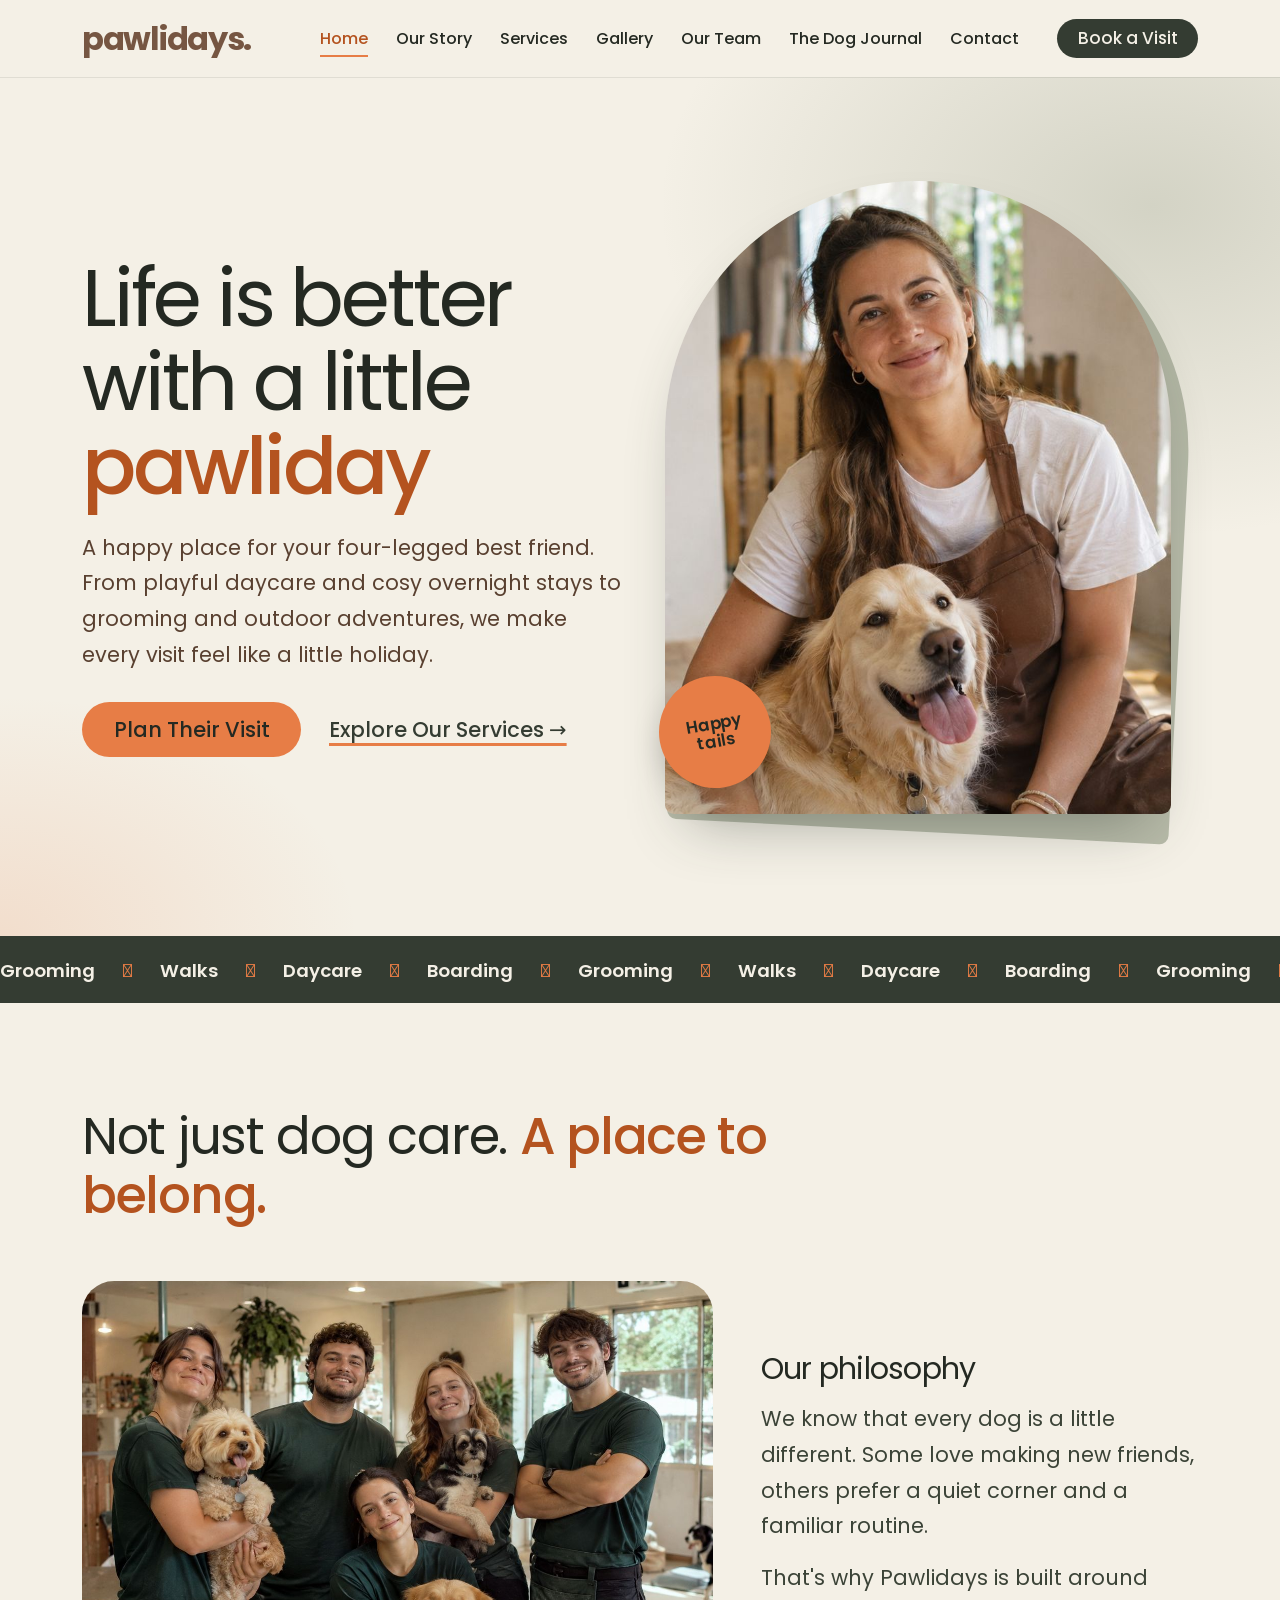
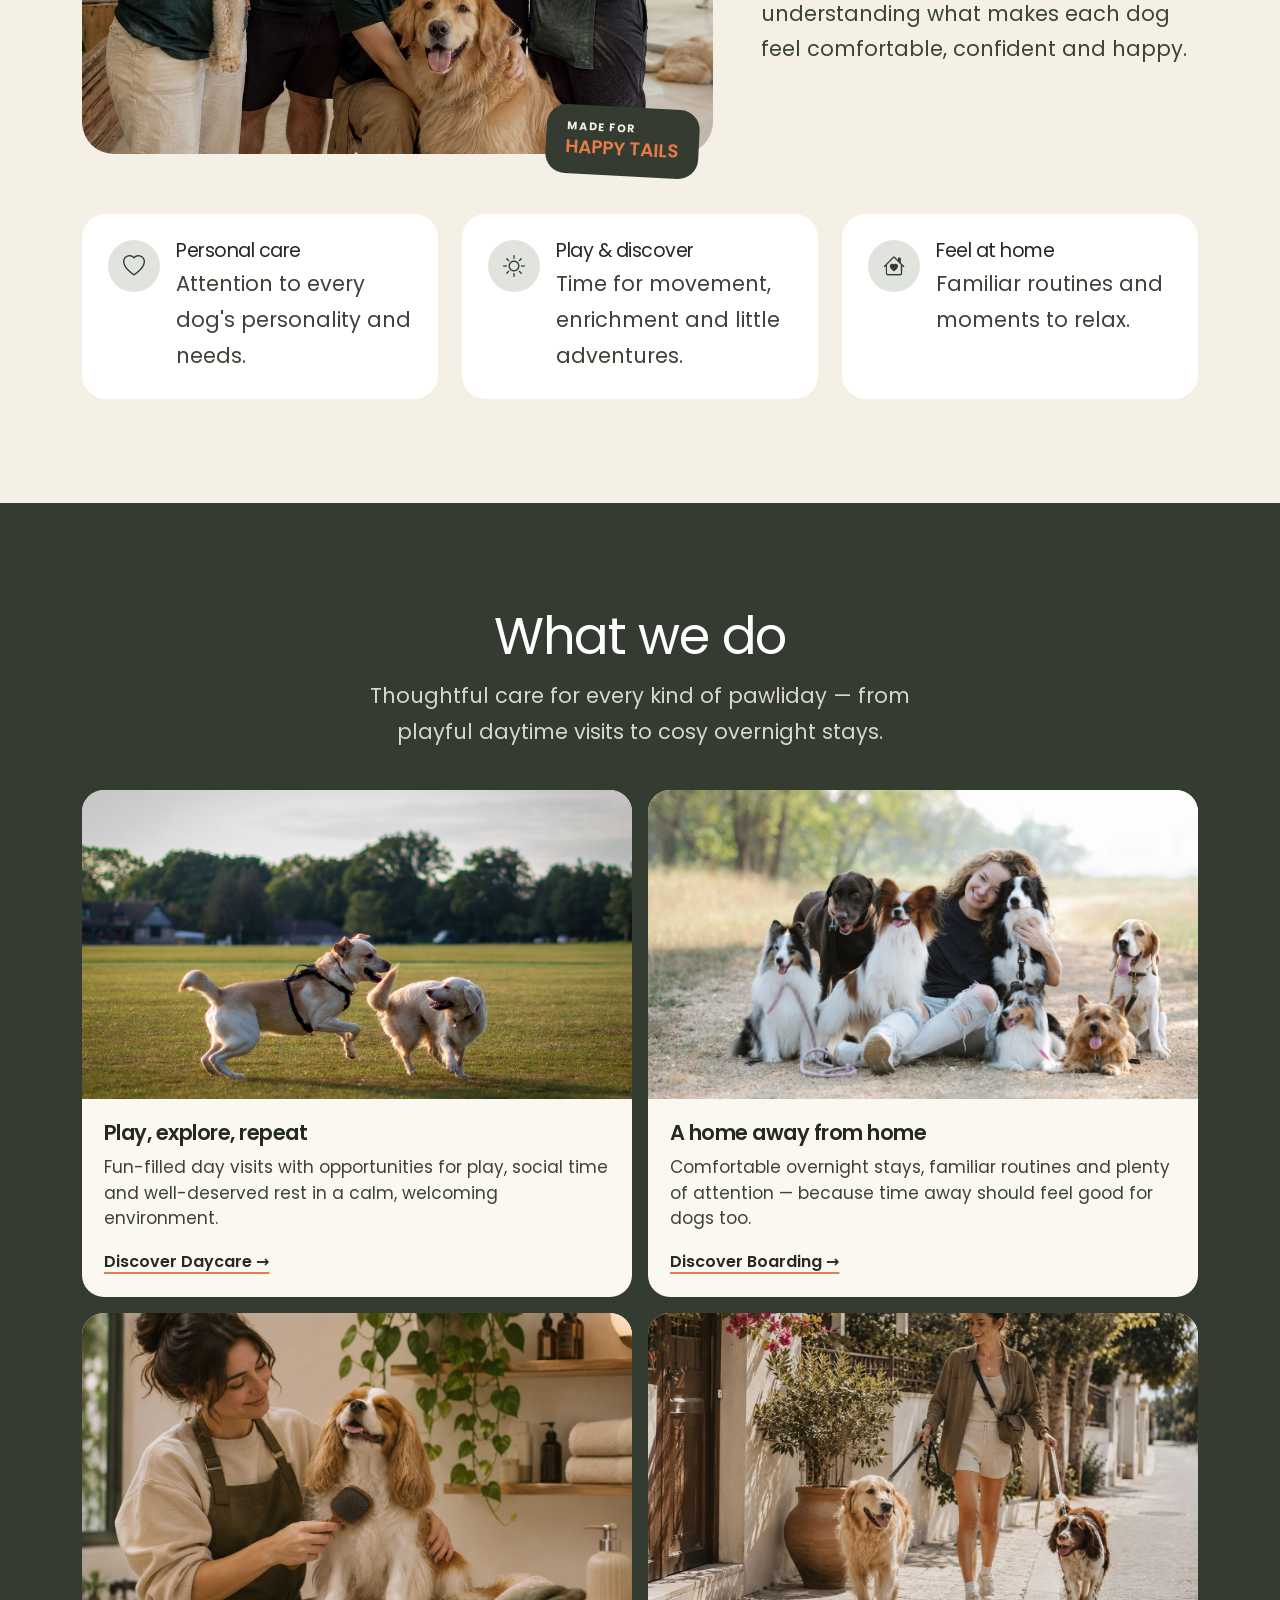
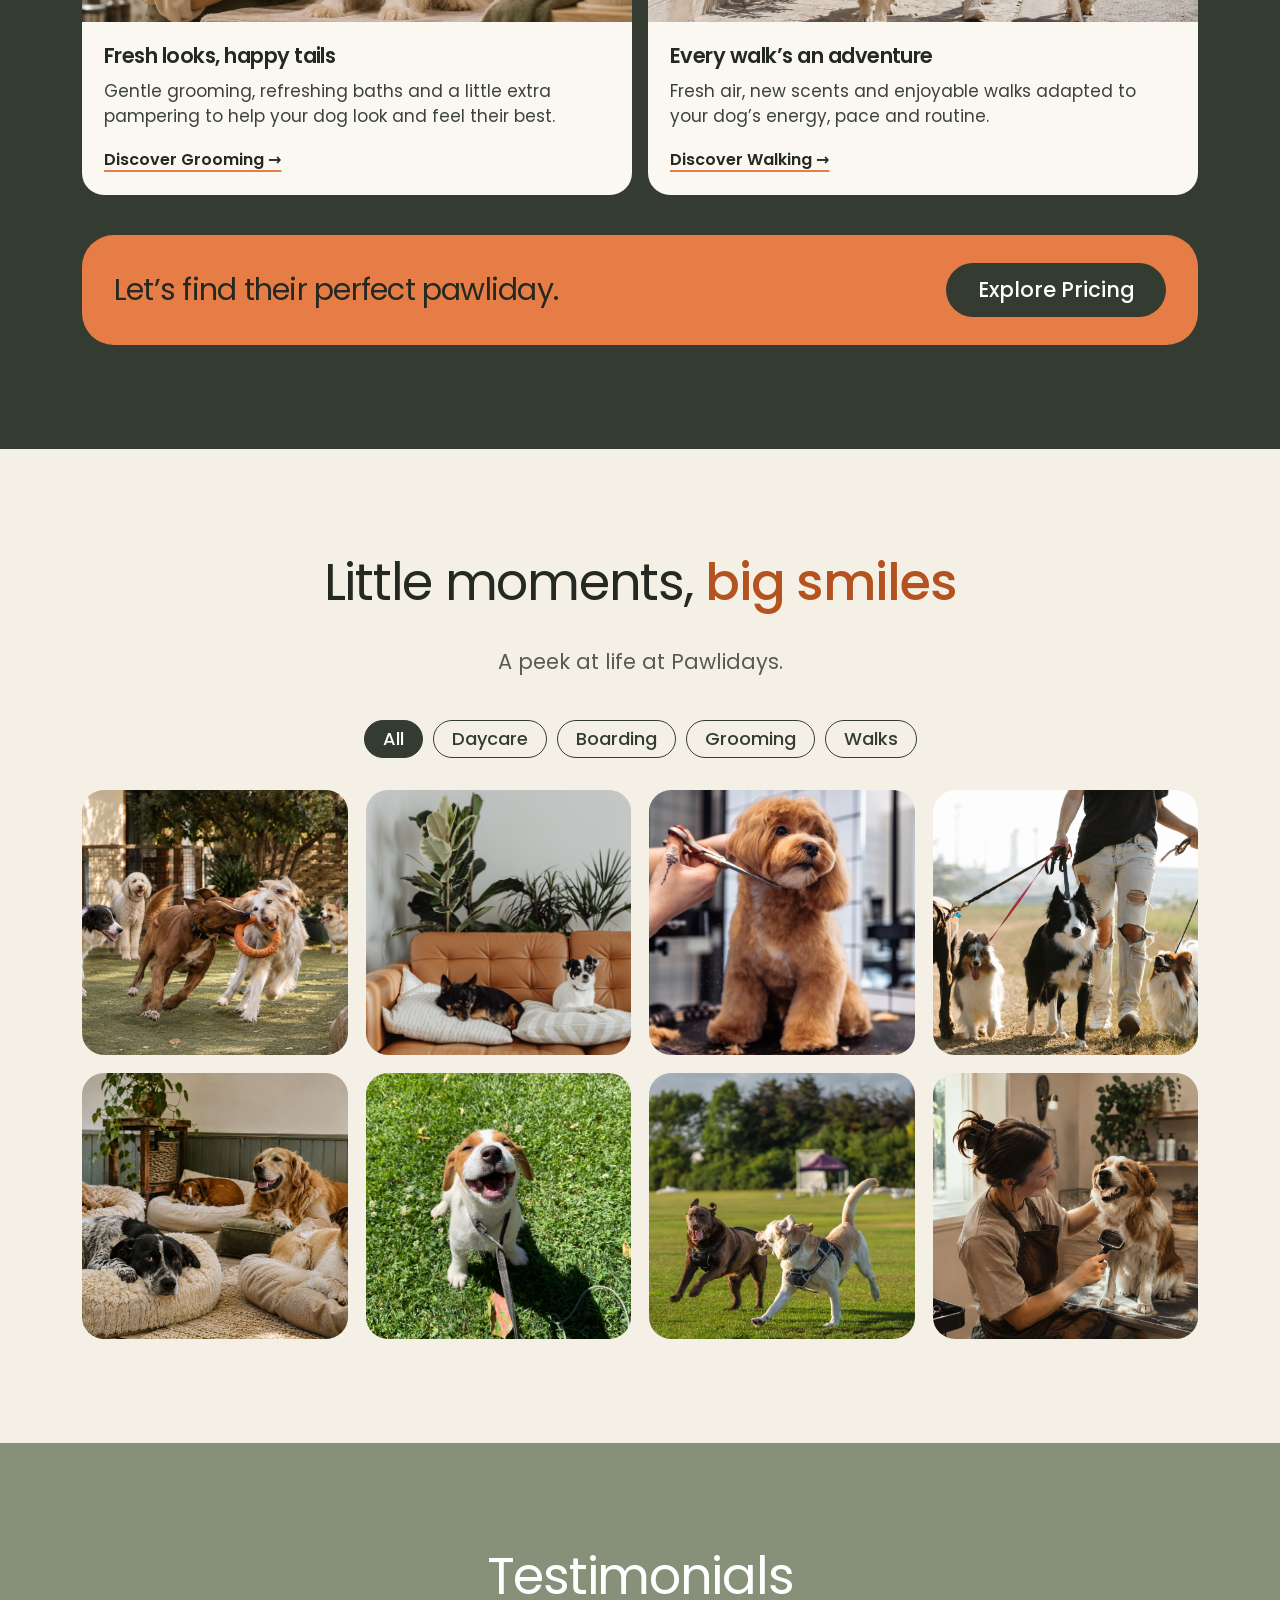
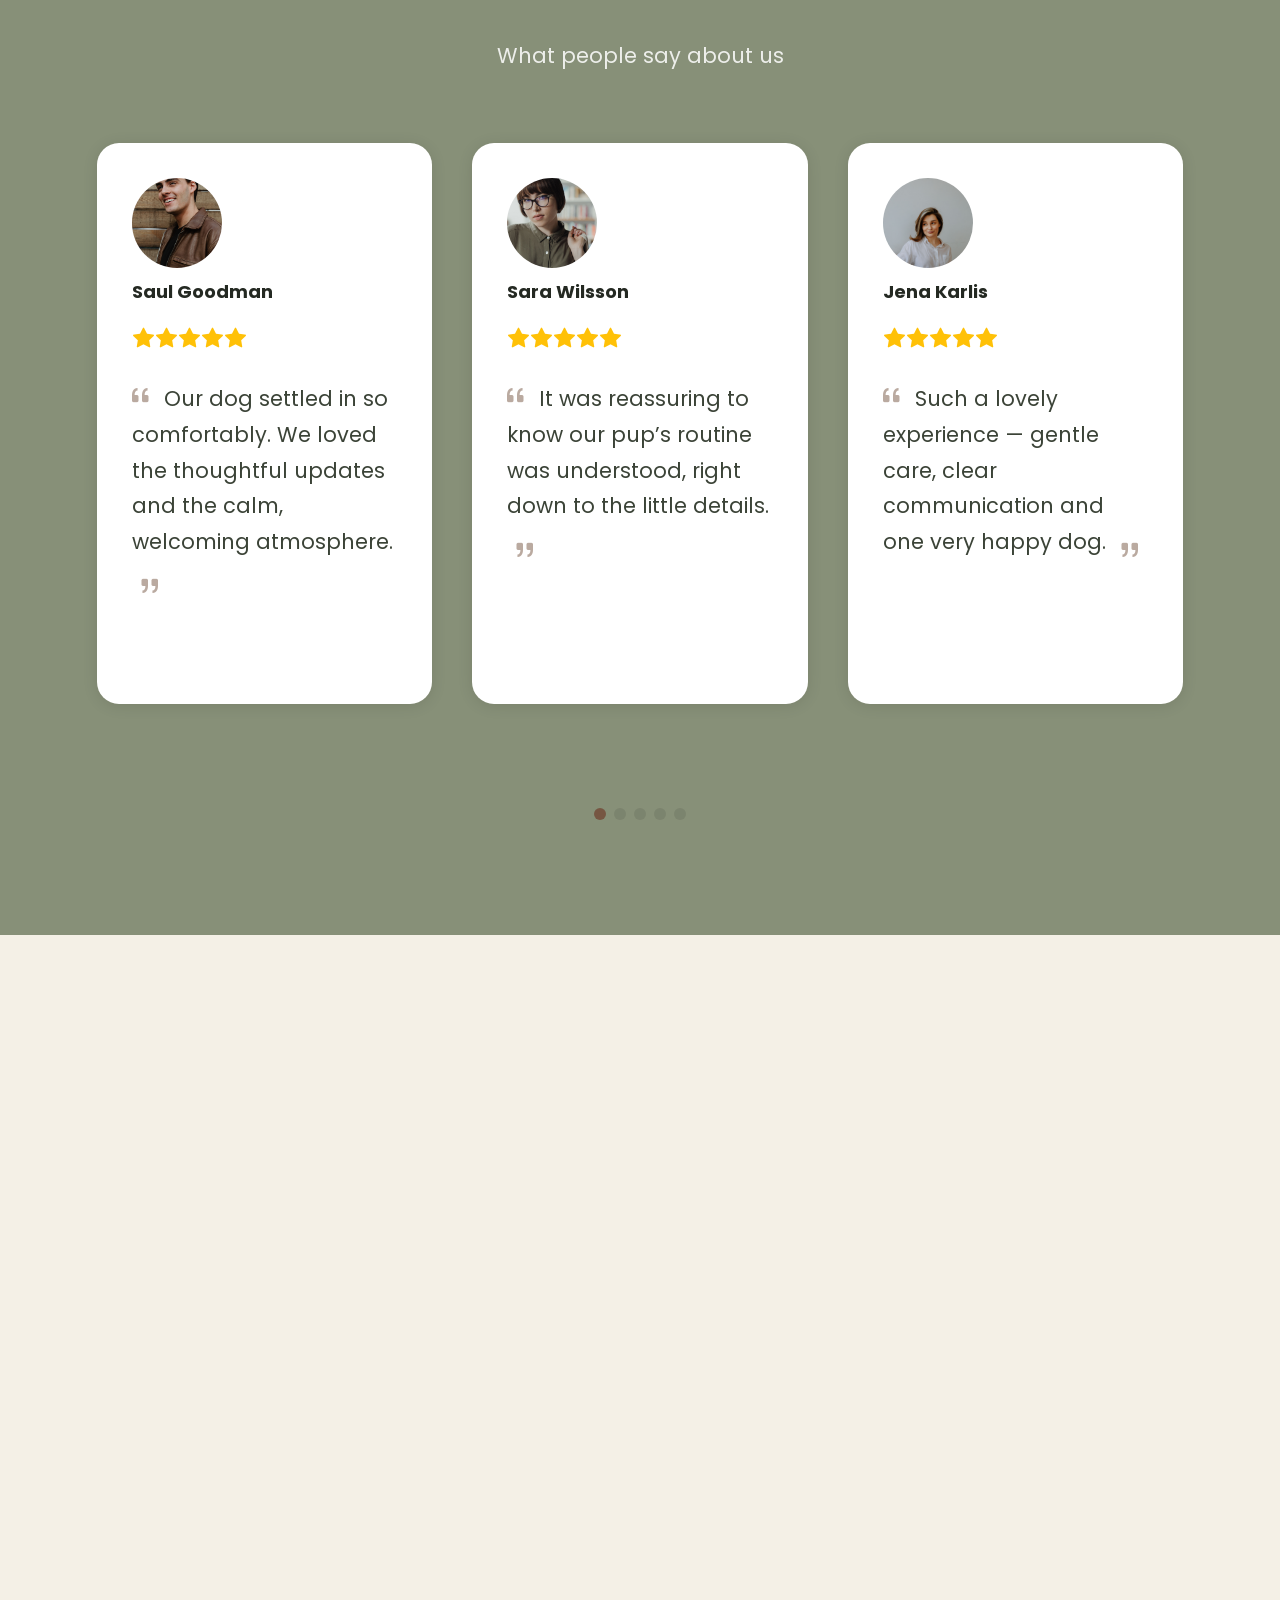
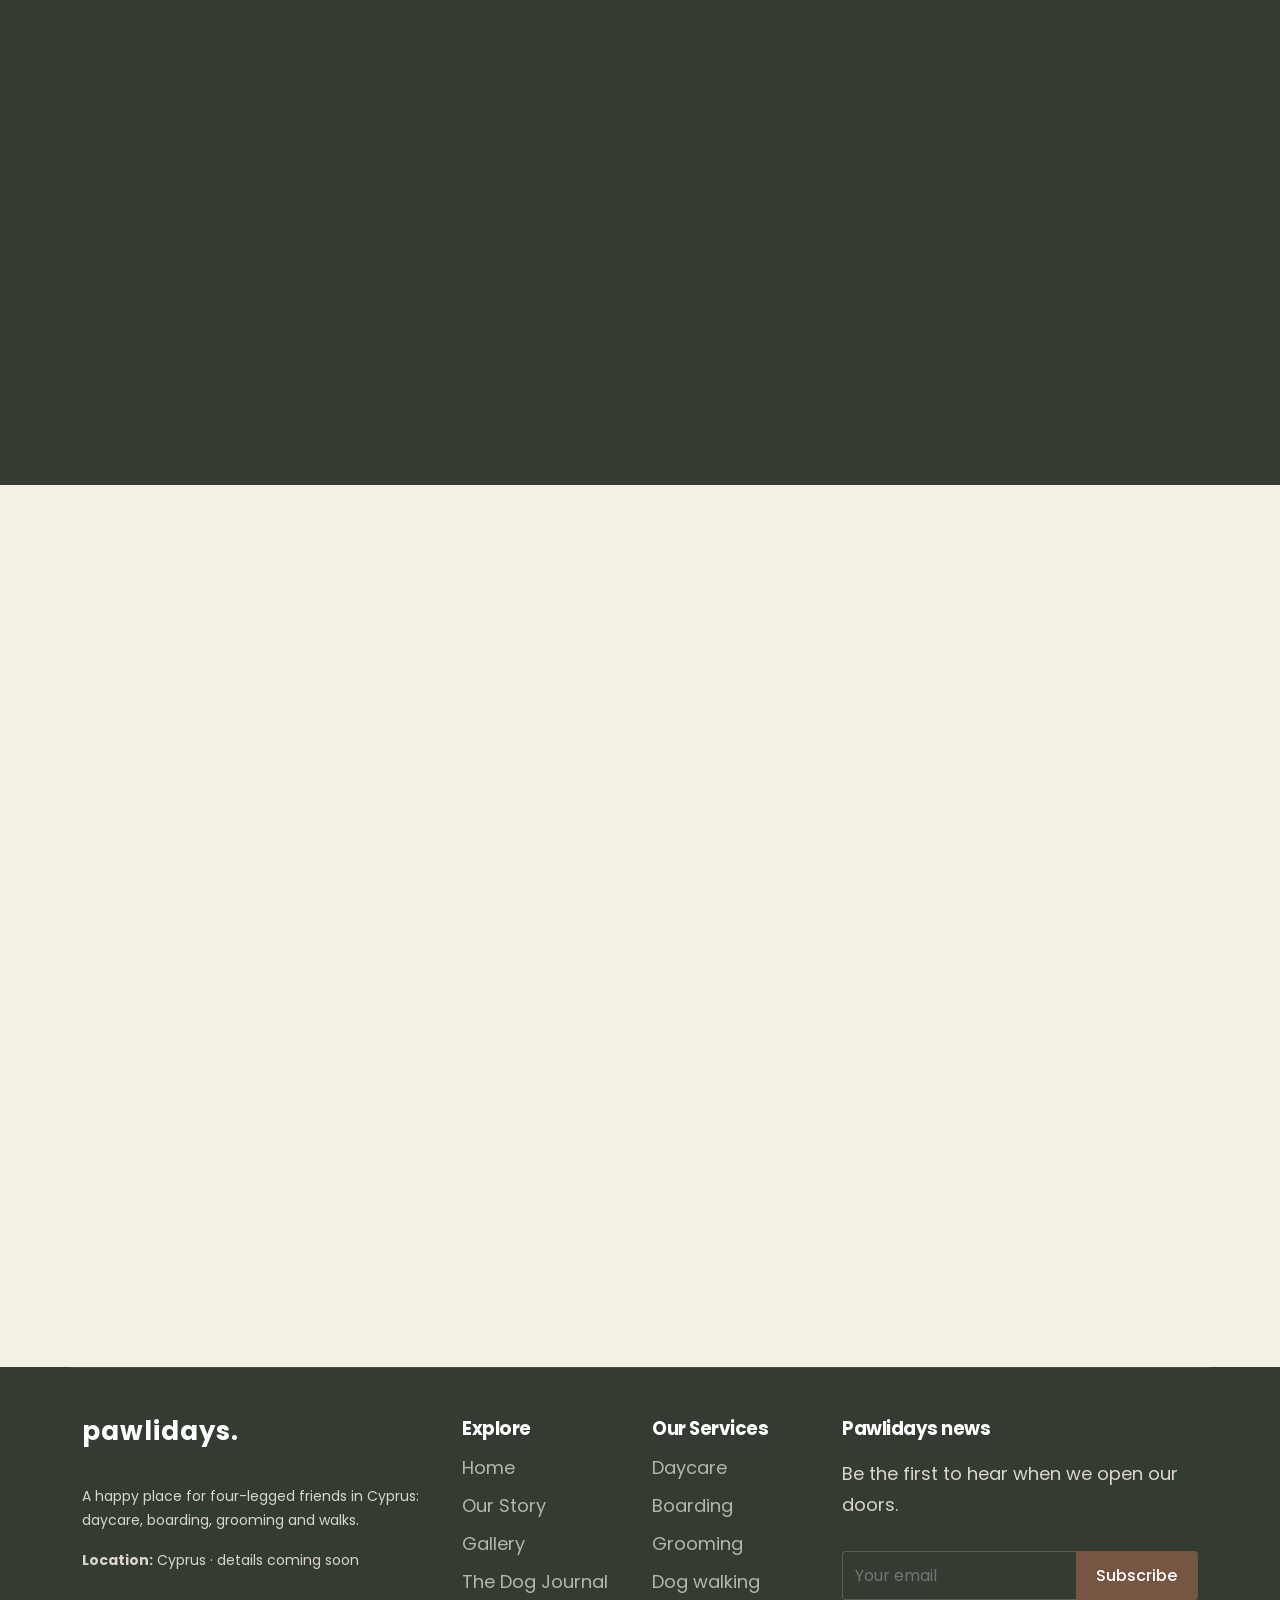
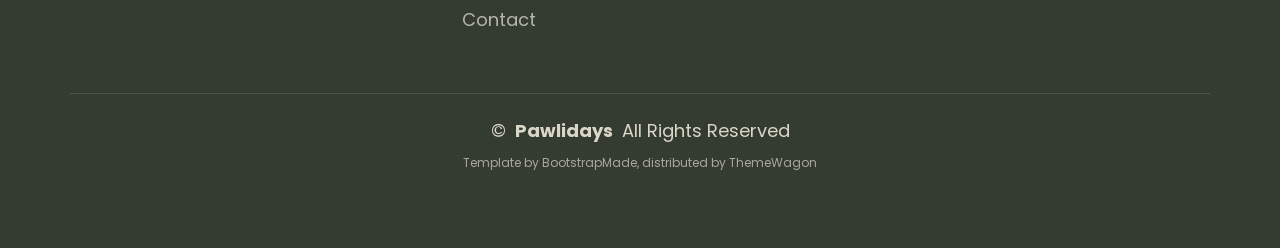
<file: index.html>
<!DOCTYPE html>
<html lang="en">

<head>
  <meta charset="utf-8">
  <meta content="width=device-width, initial-scale=1.0" name="viewport">
  <meta name="theme-color" content="#343C32">
  <title>Pawlidays | Happy Days for Happy Dogs</title>
  <meta name="description" content="Pawlidays offers dog daycare, boarding, grooming and dog walking in Cyprus. A happy place for your four-legged friend.">

  <!-- Favicons -->
  <link href="assets/img/favicon.png" rel="icon">
  <link href="assets/img/apple-touch-icon.png" rel="apple-touch-icon">
 
<link rel="preconnect" href="https://fonts.googleapis.com">
  <link rel="preconnect" href="https://fonts.gstatic.com" crossorigin>
  <link href="https://fonts.googleapis.com/css2?family=Poppins:wght@400;500;600;700&display=swap" rel="stylesheet">
  <link href="assets/vendor/bootstrap/css/bootstrap.min.css" rel="stylesheet">
  <link href="assets/vendor/bootstrap-icons/bootstrap-icons.css" rel="stylesheet">
  <link href="assets/vendor/aos/aos.css" rel="stylesheet">
  <link href="assets/vendor/glightbox/css/glightbox.min.css" rel="stylesheet">
  <link href="assets/vendor/swiper/swiper-bundle.min.css" rel="stylesheet">

  <!-- Main CSS File -->
  <link href="assets/css/main.css" rel="stylesheet">

  </head>

<body class="index-page">

  
<a class="skip-link" href="#main">Skip to content</a>
<header id="header" class="header paw-header d-flex align-items-center sticky-top">
  <div class="container-fluid container-xl position-relative d-flex align-items-center">
    <a href="index.html" class="logo d-flex align-items-center me-auto" aria-label="Pawlidays home">
      <span class="paw-brand">pawlidays<span class="paw-brand-dot">.</span></span>
    </a>
    <nav id="navmenu" class="navmenu" aria-label="Main">
      <ul>
        <li><a href="index.html" class="active">Home</a></li>
        <li><a href="index.html#about">Our Story</a></li>
        <li><a href="index.html#services">Services</a></li>
        <li><a href="index.html#portfolio">Gallery</a></li>
        <li><a href="index.html#team">Our Team</a></li>
        <li><a href="blog.html">The Dog Journal</a></li>
        <li><a href="index.html#contact">Contact</a></li>
        <li class="d-xl-none"><a href="index.html#contact">Book a Visit</a></li>
      </ul>
      <button type="button" class="mobile-nav-toggle d-xl-none bi bi-list" aria-label="Open menu" aria-expanded="false"></button>
    </nav>
    <a class="paw-nav-button" href="index.html#contact">Book a Visit</a>
  </div>
</header>
<main class="main" id="main">

   
<!-- PAWLIDAYS HERO -->
<section id="hero" class="paw-hero section">
<div class="container">

    <div class="row align-items-center gy-5">

      <!-- LEFT -->
      <div class="col-lg-6" data-aos="fade-up">

        <div class="paw-hero-content">

          <h1>Life is better with a little <em>pawliday</em></h1>

          <p class="paw-hero-description">
            A happy place for your four-legged best friend.
            From playful daycare and cosy overnight stays
            to grooming and outdoor adventures, we make
            every visit feel like a little holiday.
          </p>

          <div class="paw-hero-actions">

            <a href="#contact" class="paw-primary-button">
              Plan Their Visit
            </a>

            <a href="#services" class="paw-secondary-link">
              Explore Our Services
            </a>

          </div>

        </div>

      </div>

      <!-- RIGHT -->
      <div class="col-lg-6" data-aos="fade-left">

        <div class="paw-hero-image-wrap">

          <img src="assets/img/team1.jpg" alt="A happy dog with its carer at Pawlidays" class="paw-hero-image" width="1400" height="934" fetchpriority="high">
          <div class="paw-hero-badge" aria-hidden="true">Happy<br>tails</div>

        </div>

      </div>

    </div>

  </div>

</section>
<div class="paw-marquee" aria-hidden="true"><div class="paw-marquee-track"><span>Grooming</span><i>𓃠</i><span>Walks</span><i>𓃠</i><span>Daycare</span><i>𓃠</i><span>Boarding</span><i>𓃠</i><span>Grooming</span><i>𓃠</i><span>Walks</span><i>𓃠</i><span>Daycare</span><i>𓃠</i><span>Boarding</span><i>𓃠</i><span>Grooming</span><i>𓃠</i><span>Walks</span><i>𓃠</i><span>Daycare</span><i>𓃠</i><span>Boarding</span><i>𓃠</i><span>Grooming</span><i>𓃠</i><span>Walks</span><i>𓃠</i></div></div>


    
<!-- Inside Pawlidays Section -->
<section id="about" class="paw-inside section">
  <div class="container">

    <!-- Heading -->
    <div class="row align-items-end mb-5">
      <div class="col-lg-8" data-aos="fade-up">
        <h2>Not just dog care. <em>A place to belong.</em></h2>
      </div>
    </div>

    <!-- Main image and text -->
    <div class="row g-5 align-items-center">

      <div class="col-lg-7" data-aos="fade-right">
        <div class="paw-inside-image">
          <img width="1400" height="934"
            src="assets/img/team3.jpg"
            alt="The Pawlidays team spending time with dogs"
            loading="lazy"
          >

          <div class="paw-inside-sticker">
            MADE FOR
            <span>HAPPY TAILS</span>
          </div>
        </div>
      </div>

      <div class="col-lg-5" data-aos="fade-left">

        <div class="paw-inside-content">

          <h3>
            Our philosophy
          </h3>

          <p>
            We know that every dog is a little
            different. Some love making new friends,
            others prefer a quiet corner and a
            familiar routine.
          </p>

          <p>
            That's why Pawlidays is built around
            understanding what makes each dog
            feel comfortable, confident and happy.
          </p>

        </div>

      </div>

    </div>

    <!-- Values -->
    <div class="row g-4 paw-inside-values">

      <div class="col-md-4" data-aos="fade-up">
        <div class="paw-inside-value">
          <i class="bi bi-heart"></i>
          <div>
            <h4>Personal care</h4>
            <p>
              Attention to every dog's
              personality and needs.
            </p>
          </div>
        </div>
      </div>

      <div class="col-md-4" data-aos="fade-up"
           data-aos-delay="100">
        <div class="paw-inside-value">
          <i class="bi bi-sun"></i>
          <div>
            <h4>Play & discover</h4>
            <p>
              Time for movement, enrichment
              and little adventures.
            </p>
          </div>
        </div>
      </div>

      <div class="col-md-4" data-aos="fade-up"
           data-aos-delay="200">
        <div class="paw-inside-value">
          <i class="bi bi-house-heart"></i>
          <div>
            <h4>Feel at home</h4>
            <p>
              Familiar routines and
              moments to relax.
            </p>
          </div>
        </div>
      </div>

    </div>

  </div>

</section>
<!-- /Inside Pawlidays Section -->


    
<!-- Services Section -->
<section id="services" class="services section paw-services">
  <div class="container paw-services-heading" data-aos="fade-up">
    <h2>What we do</h2>
    <p>
      Thoughtful care for every kind of pawliday —
      from playful daytime visits to cosy overnight stays.
    </p>
  </div>

  <div class="container">
     <div class="row g-3">

      <!-- Daycare -->
      <div class="col-lg-6" data-aos="fade-up">
        <article class="paw-service-card">
          <div class="paw-service-image">
            <img loading="lazy" width="1400" height="934" src="assets/img/playing.jpg" alt="Dog daycare at Pawlidays">
          </div>

          <div class="paw-service-content">
                        <h3>Play, explore, repeat</h3>

            <p>
              Fun-filled day visits with opportunities for play,
              social time and well-deserved rest in a calm,
              welcoming environment.
            </p>

            <a href="service-details.html#daycare" class="paw-service-link">
              Discover Daycare
            </a>
          </div>
        </article>
      </div>

      <!-- Boarding -->
      <div class="col-lg-6" data-aos="fade-up" data-aos-delay="100">
        <article class="paw-service-card">
          <div class="paw-service-image">
            <img loading="lazy" width="1400" height="934" src="assets/img/dogs.jpg" alt="Dog boarding at Pawlidays">
          </div>

          <div class="paw-service-content">
                        <h3>A home away from home</h3>

            <p>
              Comfortable overnight stays, familiar routines
              and plenty of attention — because time away
              should feel good for dogs too.
            </p>

            <a href="service-details.html#boarding" class="paw-service-link">
              Discover Boarding
            </a>
          </div>
        </article>
      </div>

      <!-- Grooming -->
      <div class="col-lg-6" data-aos="fade-up" data-aos-delay="200">
        <article class="paw-service-card">
          <div class="paw-service-image">
            <img loading="lazy" width="1400" height="934" src="assets/img/grooming.jpg" alt="Dog grooming at Pawlidays">
          </div>

          <div class="paw-service-content">
                        <h3>Fresh looks, happy tails</h3>

            <p>
              Gentle grooming, refreshing baths and a little extra
              pampering to help your dog look and feel their best.
            </p>

            <a href="service-details.html#grooming" class="paw-service-link">
              Discover Grooming
            </a>
          </div>
        </article>
      </div>

      <!-- Walking -->
      <div class="col-lg-6" data-aos="fade-up" data-aos-delay="300">
        <article class="paw-service-card">
          <div class="paw-service-image">
            <img loading="lazy" width="1400" height="934" src="assets/img/walking1.jpg" alt="Dog walking at Pawlidays">
          </div>

          <div class="paw-service-content">
                        <h3>Every walk’s an adventure</h3>

            <p>
              Fresh air, new scents and enjoyable walks
              adapted to your dog’s energy, pace and routine.
            </p>

            <a href="service-details.html#walking" class="paw-service-link">
              Discover Walking
            </a>
          </div>
        </article>
      </div>

    </div>

    <div class="paw-services-footer" data-aos="fade-up" data-aos-delay="350">
      <div class="paw-services-footer-text">
        <h3>Let’s find their perfect pawliday.</h3>
      </div>

      <a href="service-details.html" class="paw-services-cta">
        Explore Pricing
      </a>
    </div>
  </div>

</section>
<!-- /Services Section -->


    <!-- Portfolio Section -->
    <section id="portfolio" class="portfolio section">
      <div class="container section-title" data-aos="fade-up">
        <h2>Little moments, <em>big smiles</em></h2>
        <p>A peek at life at Pawlidays.</p>
      </div>
      <div class="container">
        <div class="paw-filters" role="group" aria-label="Filter gallery"><button type="button" data-filter="all" class="is-active" aria-pressed="true">All</button><button type="button" data-filter="daycare" aria-pressed="false">Daycare</button><button type="button" data-filter="boarding" aria-pressed="false">Boarding</button><button type="button" data-filter="grooming" aria-pressed="false">Grooming</button><button type="button" data-filter="walking" aria-pressed="false">Walks</button></div>
        <div class="paw-gallery">
          <a href="assets/img/dogs_together5.jpg" class="glightbox" data-gallery="pawlidays" data-title="Playtime in the garden" data-cat="daycare"><img src="assets/img/dogs_together5.jpg" alt="Playtime in the garden" loading="lazy" width="1400" height="934"></a>
          <a href="assets/img/dog_sleeping.jpg" class="glightbox" data-gallery="pawlidays" data-title="Nap time" data-cat="boarding"><img src="assets/img/dog_sleeping.jpg" alt="Nap time" loading="lazy" width="1400" height="934"></a>
          <a href="assets/img/grooming1.jpg" class="glightbox" data-gallery="pawlidays" data-title="Spa moment" data-cat="grooming"><img src="assets/img/grooming1.jpg" alt="Spa moment" loading="lazy" width="1400" height="934"></a>
          <a href="assets/img/womanwalking.jpg" class="glightbox" data-gallery="pawlidays" data-title="Sunny village strolls" data-cat="walking"><img src="assets/img/womanwalking.jpg" alt="Sunny village strolls" loading="lazy" width="1400" height="934"></a>
          <a href="assets/img/dogs_together3.jpg" class="glightbox" data-gallery="pawlidays" data-title="New friends" data-cat="daycare"><img src="assets/img/dogs_together3.jpg" alt="New friends" loading="lazy" width="1400" height="934"></a>
          <a href="assets/img/smiling_dog.jpg" class="glightbox" data-gallery="pawlidays" data-title="Happy tails" data-cat="boarding"><img src="assets/img/smiling_dog.jpg" alt="Happy tails" loading="lazy" width="1400" height="934"></a>
          <a href="assets/img/img_1990.jpg" class="glightbox" data-gallery="pawlidays" data-title="Coastal adventures" data-cat="walking"><img src="assets/img/img_1990.jpg" alt="Coastal adventures" loading="lazy" width="1400" height="934"></a>
          <a href="assets/img/grooming2.jpg" class="glightbox" data-gallery="pawlidays" data-title="Fresh & fluffy" data-cat="grooming"><img src="assets/img/grooming2.jpg" alt="Fresh & fluffy" loading="lazy" width="1400" height="934"></a>
        </div>
      </div>
    </section><!-- /Gallery -->

    <!-- Testimonials Section -->
    <section id="testimonials" class="testimonials section">

      <!-- Section Title -->
      <div class="container section-title" data-aos="fade-up">
        <h2>Testimonials</h2>
        <p>What people say about us</p>
      </div><!-- End Section Title -->

      <div class="container" data-aos="fade-up" data-aos-delay="100">

        <div class="swiper init-swiper">
          <script type="application/json" class="swiper-config">
            {
              "loop": true,
              "speed": 600,
              "autoplay": {
                "delay": 5000
              },
              "slidesPerView": "auto",
              "pagination": {
                "el": ".swiper-pagination",
                "type": "bullets",
                "clickable": true
              },
              "breakpoints": {
                "320": {
                  "slidesPerView": 1,
                  "spaceBetween": 40
                },
                "1200": {
                  "slidesPerView": 3,
                  "spaceBetween": 10
                }
              }
            }
          </script>
          <div class="swiper-wrapper">

            <div class="swiper-slide">
              <div class="testimonial-item">
                <img src="assets/img/testimonials/testimonials-1.jpg" class="testimonial-img" alt="">
                <h3>Saul Goodman</h3>
                <div class="stars">
                  <i class="bi bi-star-fill"></i><i class="bi bi-star-fill"></i><i class="bi bi-star-fill"></i><i class="bi bi-star-fill"></i><i class="bi bi-star-fill"></i>
                </div>
                <p>
                  <i class="bi bi-quote quote-icon-left"></i>
                  <span>Our dog settled in so comfortably. We loved the thoughtful updates and the calm, welcoming atmosphere.</span>
                  <i class="bi bi-quote quote-icon-right"></i>
                </p>
              </div>
            </div><!-- End testimonial item -->

            <div class="swiper-slide">
              <div class="testimonial-item">
                <img src="assets/img/testimonials/testimonials-2.jpg" class="testimonial-img" alt="">
                <h3>Sara Wilsson</h3>
                <div class="stars">
                  <i class="bi bi-star-fill"></i><i class="bi bi-star-fill"></i><i class="bi bi-star-fill"></i><i class="bi bi-star-fill"></i><i class="bi bi-star-fill"></i>
                </div>
                <p>
                  <i class="bi bi-quote quote-icon-left"></i>
                  <span>It was reassuring to know our pup’s routine was understood, right down to the little details.</span>
                  <i class="bi bi-quote quote-icon-right"></i>
                </p>
              </div>
            </div><!-- End testimonial item -->

            <div class="swiper-slide">
              <div class="testimonial-item">
                <img src="assets/img/testimonials/testimonials-3.jpg" class="testimonial-img" alt="">
                <h3>Jena Karlis</h3>
                <div class="stars">
                  <i class="bi bi-star-fill"></i><i class="bi bi-star-fill"></i><i class="bi bi-star-fill"></i><i class="bi bi-star-fill"></i><i class="bi bi-star-fill"></i>
                </div>
                <p>
                  <i class="bi bi-quote quote-icon-left"></i>
                  <span>Such a lovely experience — gentle care, clear communication and one very happy dog.</span>
                  <i class="bi bi-quote quote-icon-right"></i>
                </p>
              </div>
            </div><!-- End testimonial item -->

            <div class="swiper-slide">
              <div class="testimonial-item">
                <img src="assets/img/testimonials/testimonials-4.jpg" class="testimonial-img" alt="">
                <h3>Matt Brandon</h3>
                <div class="stars">
                  <i class="bi bi-star-fill"></i><i class="bi bi-star-fill"></i><i class="bi bi-star-fill"></i><i class="bi bi-star-fill"></i><i class="bi bi-star-fill"></i>
                </div>
                <p>
                  <i class="bi bi-quote quote-icon-left"></i>
                  <span>Bella absolutely loves her daycare days! She's always so excited when we arrive and comes home happy and ready for a nap. It's such a relief knowing she's having fun while I'm at work.</span>
                  <i class="bi bi-quote quote-icon-right"></i>
                </p>
              </div>
            </div><!-- End testimonial item -->

            <div class="swiper-slide">
              <div class="testimonial-item">
                <img src="assets/img/testimonials/testimonials-5.jpg" class="testimonial-img" alt="">
                <h3>John Larson</h3>
                <div class="stars">
                  <i class="bi bi-star-fill"></i><i class="bi bi-star-fill"></i><i class="bi bi-star-fill"></i><i class="bi bi-star-fill"></i><i class="bi bi-star-fill"></i>
                </div>
                <p>
                  <i class="bi bi-quote quote-icon-left"></i>
                  <span>Teddy came back looking adorable and smelling amazing! What I appreciated most was how patient and gentle everyone was with him. We'll definitely be coming back.</span>
                  <i class="bi bi-quote quote-icon-right"></i>
                </p>
              </div>
            </div><!-- End testimonial item -->

          </div>
          <div class="swiper-pagination"></div>
        </div>

      </div>

    </section><!-- /Testimonials Section -->

    
<!-- Pricing Section -->
<section id="pricing" class="pricing section paw-pricing">

  <div class="container section-title" data-aos="fade-up">
    <h2>Care that fits their day</h2>
    <p>
      Every dog is different. Explore our care options
      and get in touch for availability and pricing.
    </p>
  </div>

  <div class="container">
    <div class="row g-4">

      <!-- Daycare -->
      <div class="col-lg-4 col-md-6" data-aos="fade-up">
        <div class="pricing-item">

          <h3>Happy Day Visits</h3>

          <p>
            A day of play, attention and relaxation
            while you're busy with yours.
          </p>

          <ul>
            <li><i class="bi bi-check2"></i> Play and activities</li>
            <li><i class="bi bi-check2"></i> Rest and quiet time</li>
            <li><i class="bi bi-check2"></i> Individual care needs</li>
          </ul>

          <div class="paw-price-bottom">
            <a href="#contact" class="buy-btn">
              Enquire Now
            </a>
          </div>

        </div>
      </div>

      <!-- Boarding -->
      <div class="col-lg-4 col-md-6" data-aos="fade-up"
           data-aos-delay="100">
        <div class="pricing-item featured">


          <h3>Cosy Overnight Stays</h3>

          <p>
            A comfortable place for your dog
            while you're away from home.
          </p>

          <ul>
            <li><i class="bi bi-check2"></i> Overnight care</li>
            <li><i class="bi bi-check2"></i> Familiar routines</li>
            <li><i class="bi bi-check2"></i> Rest and attention</li>
          </ul>

          <div class="paw-price-bottom">
            <a href="#contact" class="buy-btn">
              Enquire Now
            </a>
          </div>

        </div>
      </div>

      <!-- Grooming and Walking -->
      <div class="col-lg-4 col-md-6" data-aos="fade-up"
           data-aos-delay="200">
        <div class="pricing-item">

          <h3>Fresh & Happy</h3>

          <p>
            From grooming sessions to outdoor
            walks, little extras make a big difference.
          </p>

          <ul>
            <li><i class="bi bi-check2"></i> Grooming services</li>
            <li><i class="bi bi-check2"></i> Dog walking</li>
            <li><i class="bi bi-check2"></i> Personalised arrangements</li>
          </ul>

          <div class="paw-price-bottom">
            <a href="#contact" class="buy-btn">
              Enquire Now
            </a>
          </div>

        </div>
      </div>

    </div>
  </div>

</section>
<!-- /Pricing Section -->

    <!-- Faq Section -->
    <section id="faq" class="faq section">
      <!-- Section Title -->
      <div class="container section-title" data-aos="fade-up">
        <h2>Frequently Asked Questions</h2>
      </div><!-- End Section Title -->

      <div class="container">

        <div class="row justify-content-center">

          <div class="col-lg-10" data-aos="fade-up" data-aos-delay="100">

            <div class="faq-container">

              <div class="faq-item faq-active">
                <h3>What services will Pawlidays offer?</h3>
                <div class="faq-content">
                  <p>Our concept brings together dog daycare, overnight boarding, grooming and walks.</p>
                </div>
                <i class="faq-toggle bi bi-chevron-right"></i>
              </div><!-- End Faq item-->

              <div class="faq-item">
                <h3>Can I tell you about my dog’s routine?</h3>
                <div class="faq-content">
                  <p>Absolutely. Sharing feeding, rest, exercise and behavioural preferences helps us plan suitable care.</p>
                </div>
                <i class="faq-toggle bi bi-chevron-right"></i>
              </div><!-- End Faq item-->

              <div class="faq-item">
                <h3>Is Pawlidays suitable for every dog?</h3>
                <div class="faq-content">
                  <p>We aim to understand each dog’s temperament and needs before confirming a care arrangement.</p>
                </div>
                <i class="faq-toggle bi bi-chevron-right"></i>
              </div><!-- End Faq item-->

              <div class="faq-item">
                <h3>How do I ask about a booking?</h3>
                <div class="faq-content">
                  <p>Use the contact section to tell us which service you need and when.</p>
                </div>
                <i class="faq-toggle bi bi-chevron-right"></i>
              </div><!-- End Faq item-->

              <div class="faq-item">
                <h3>Where in Cyprus are you based?</h3>
                <div class="faq-content">
                  <p>The project is based in Cyprus. Exact premises and opening details will be confirmed as the concept develops.</p>
                </div>
                <i class="faq-toggle bi bi-chevron-right"></i>
              </div><!-- End Faq item-->
            </div>
          </div><!-- End Faq Column-->
        </div>
      </div>

    </section><!-- /Faq Section -->

    <!-- Team Section -->
    <section id="team" class="team section section-bg dark-background">
      <!-- Section Title -->
      <div class="container section-title" data-aos="fade-up">
        <h2>Meet the <em>pack</em></h2>
        <p>The people who will look after your dog with care and affection.</p>
      </div><!-- End Section Title -->

      <div class="container">

        <div class="row gy-4 justify-content-center">
          <div class="col-lg-4 col-md-6 d-flex align-items-stretch" data-aos="fade-up" data-aos-delay="100">
            <div class="team-member">
              <div class="member-img"><img src="assets/img/team/team-1.jpg" class="img-fluid" alt="Founder & Lead Carer" loading="lazy" width="900" height="900"></div>
              <div class="member-info"><h4>Founder & Lead Carer</h4><span>Daycare and walks</span></div>
            </div>
          </div>
          <div class="col-lg-4 col-md-6 d-flex align-items-stretch" data-aos="fade-up" data-aos-delay="200">
            <div class="team-member">
              <div class="member-img"><img src="assets/img/team/team-2.jpg" class="img-fluid" alt="Professional Groomer" loading="lazy" width="900" height="823"></div>
              <div class="member-info"><h4>Professional Groomer</h4><span>Baths and brushing</span></div>
            </div>
          </div>
          <div class="col-lg-4 col-md-6 d-flex align-items-stretch" data-aos="fade-up" data-aos-delay="300">
            <div class="team-member">
              <div class="member-img"><img src="assets/img/team/team-4.jpg" class="img-fluid" alt="Daycare Carer" loading="lazy" width="900" height="823"></div>
              <div class="member-info"><h4>Daycare Carer</h4><span>Play and rest time</span></div>
            </div>
          </div>
        </div>
      </div>
    </section><!-- /Team Section -->

    <!-- Contact Section -->
    <section id="contact" class="contact section">

      <!-- Section Title -->
      <div class="container section-title" data-aos="fade-up">
        <h2>Let’s talk about your dog</h2>
        <p>Questions about daycare, boarding or grooming? Tell us what you’re looking for.</p>
      </div><!-- End Section Title -->

      <div class="container" data-aos="fade-up" data-aos-delay="100">

        <div class="row gy-4">
          <div class="col-lg-6 ">
            <div class="row gy-4">

              <div class="col-lg-12">
                <div class="info-item d-flex flex-column justify-content-center align-items-center" data-aos="fade-up" data-aos-delay="200">
                  <i class="bi bi-geo-alt"></i>
                  <h3>Address</h3>
                  <p>Cyprus · details to be announced</p>
                </div>
              </div><!-- End Info Item -->

              <div class="col-md-6">
                <div class="info-item d-flex flex-column justify-content-center align-items-center" data-aos="fade-up" data-aos-delay="300">
                  <i class="bi bi-telephone"></i>
                  <h3>Call Us</h3>
                  <p>Number coming soon</p>
                </div>
              </div><!-- End Info Item -->

              <div class="col-md-6">
                <div class="info-item d-flex flex-column justify-content-center align-items-center" data-aos="fade-up" data-aos-delay="400">
                  <i class="bi bi-envelope"></i>
                  <h3>Email Us</h3>
                  <p>Email coming soon</p>
                </div>
              </div><!-- End Info Item -->

            </div>
          </div>

          <div class="col-lg-6">
            <form action="forms/contact.php" method="post" class="php-email-form" data-aos="fade-up" data-aos-delay="500">
              <div class="row gy-4">

                <div class="col-md-6">
                  <label class="visually-hidden-label" for="c-name">Your name</label><input id="c-name" type="text" name="name" class="form-control" placeholder="Your name" autocomplete="name" required>
                </div>

                <div class="col-md-6 ">
                  <label class="visually-hidden-label" for="c-email">Your email</label><input id="c-email" type="email" class="form-control" name="email" placeholder="Your email" autocomplete="email" required>
                </div>

                <div class="col-md-12">
                  <label class="visually-hidden-label" for="c-sub">Service</label><select id="c-sub" class="form-select" name="subject" required><option value="" selected disabled>Choose a service</option><option>Daycare</option><option>Boarding</option><option>Grooming</option><option>Dog walking</option><option>Something else</option></select>
                </div>

                <div class="col-md-12">
                  <label class="visually-hidden-label" for="c-msg">Message</label><textarea id="c-msg" class="form-control" name="message" rows="5" placeholder="Tell us about your dog and when you need us" required></textarea>
                </div>

                <div class="col-md-12 text-center">
                  <div class="loading">Loading</div>
                  <div class="error-message"></div>
                  <div class="sent-message">Your message has been sent. Thank you!</div>

                  <button type="submit">Send Message</button>
                </div>

              </div>
            </form>
          </div><!-- End Contact Form -->

        </div>

      </div>

    </section><!-- /Contact Section -->

  </main>

  <footer id="footer" class="footer dark-background">
  <div class="container footer-top">
    <div class="row gy-4">
      <div class="col-lg-4 col-md-6 footer-about">
        <a href="index.html" class="logo d-flex align-items-center"><span class="paw-brand">pawlidays<span class="paw-brand-dot">.</span></span></a>
        <p class="pt-3">A happy place for four-legged friends in Cyprus: daycare, boarding, grooming and walks.</p>
        <p class="mb-0"><strong>Location:</strong> Cyprus · details coming soon</p>
      </div>
      <div class="col-lg-2 col-md-3 col-6 footer-links">
        <h4>Explore</h4>
        <ul>
          <li><a href="index.html">Home</a></li>
          <li><a href="index.html#about">Our Story</a></li>
          <li><a href="index.html#portfolio">Gallery</a></li>
          <li><a href="blog.html">The Dog Journal</a></li>
          <li><a href="index.html#contact">Contact</a></li>
        </ul>
      </div>
      <div class="col-lg-2 col-md-3 col-6 footer-links">
        <h4>Our Services</h4>
        <ul>
          <li><a href="service-details.html#daycare">Daycare</a></li>
          <li><a href="service-details.html#boarding">Boarding</a></li>
          <li><a href="service-details.html#grooming">Grooming</a></li>
          <li><a href="service-details.html#walking">Dog walking</a></li>
        </ul>
      </div>
      <div class="col-lg-4 col-md-12 footer-newsletter">
        <h4>Pawlidays news</h4>
        <p>Be the first to hear when we open our doors.</p>
        <form action="forms/newsletter.php" method="post" class="php-email-form footer-form">
          <div class="newsletter-form"><label class="visually-hidden-label" for="nl-email">Email address</label><input id="nl-email" type="email" name="email" placeholder="Your email" autocomplete="email" required><input type="submit" value="Subscribe"></div>
          <div class="loading">Loading</div><div class="error-message"></div>
          <div class="sent-message">Thank you, you're on the list!</div>
        </form>
      </div>
    </div>
  </div>
  <div class="container copyright text-center mt-4">
    <p class="mb-0">© <strong class="px-1">Pawlidays</strong> All Rights Reserved</p>
    <div class="credits">Template by <a href="https://bootstrapmade.com/">BootstrapMade</a>, distributed by <a href="https://themewagon.com">ThemeWagon</a></div>
  </div>
</footer>
<a href="#" id="scroll-top" class="scroll-top d-flex align-items-center justify-content-center" aria-label="Back to top"><i class="bi bi-arrow-up-short"></i></a>
<!-- Vendor JS Files -->
  <script src="assets/vendor/bootstrap/js/bootstrap.bundle.min.js"></script>
  <script src="assets/vendor/php-email-form/validate.js"></script>
  <script src="assets/vendor/aos/aos.js"></script>
  <script src="assets/vendor/glightbox/js/glightbox.min.js"></script>
  <script src="assets/vendor/swiper/swiper-bundle.min.js"></script>

  <!-- Main JS File -->
  <script src="assets/js/main.js"></script>

</body>

</html>
</file>
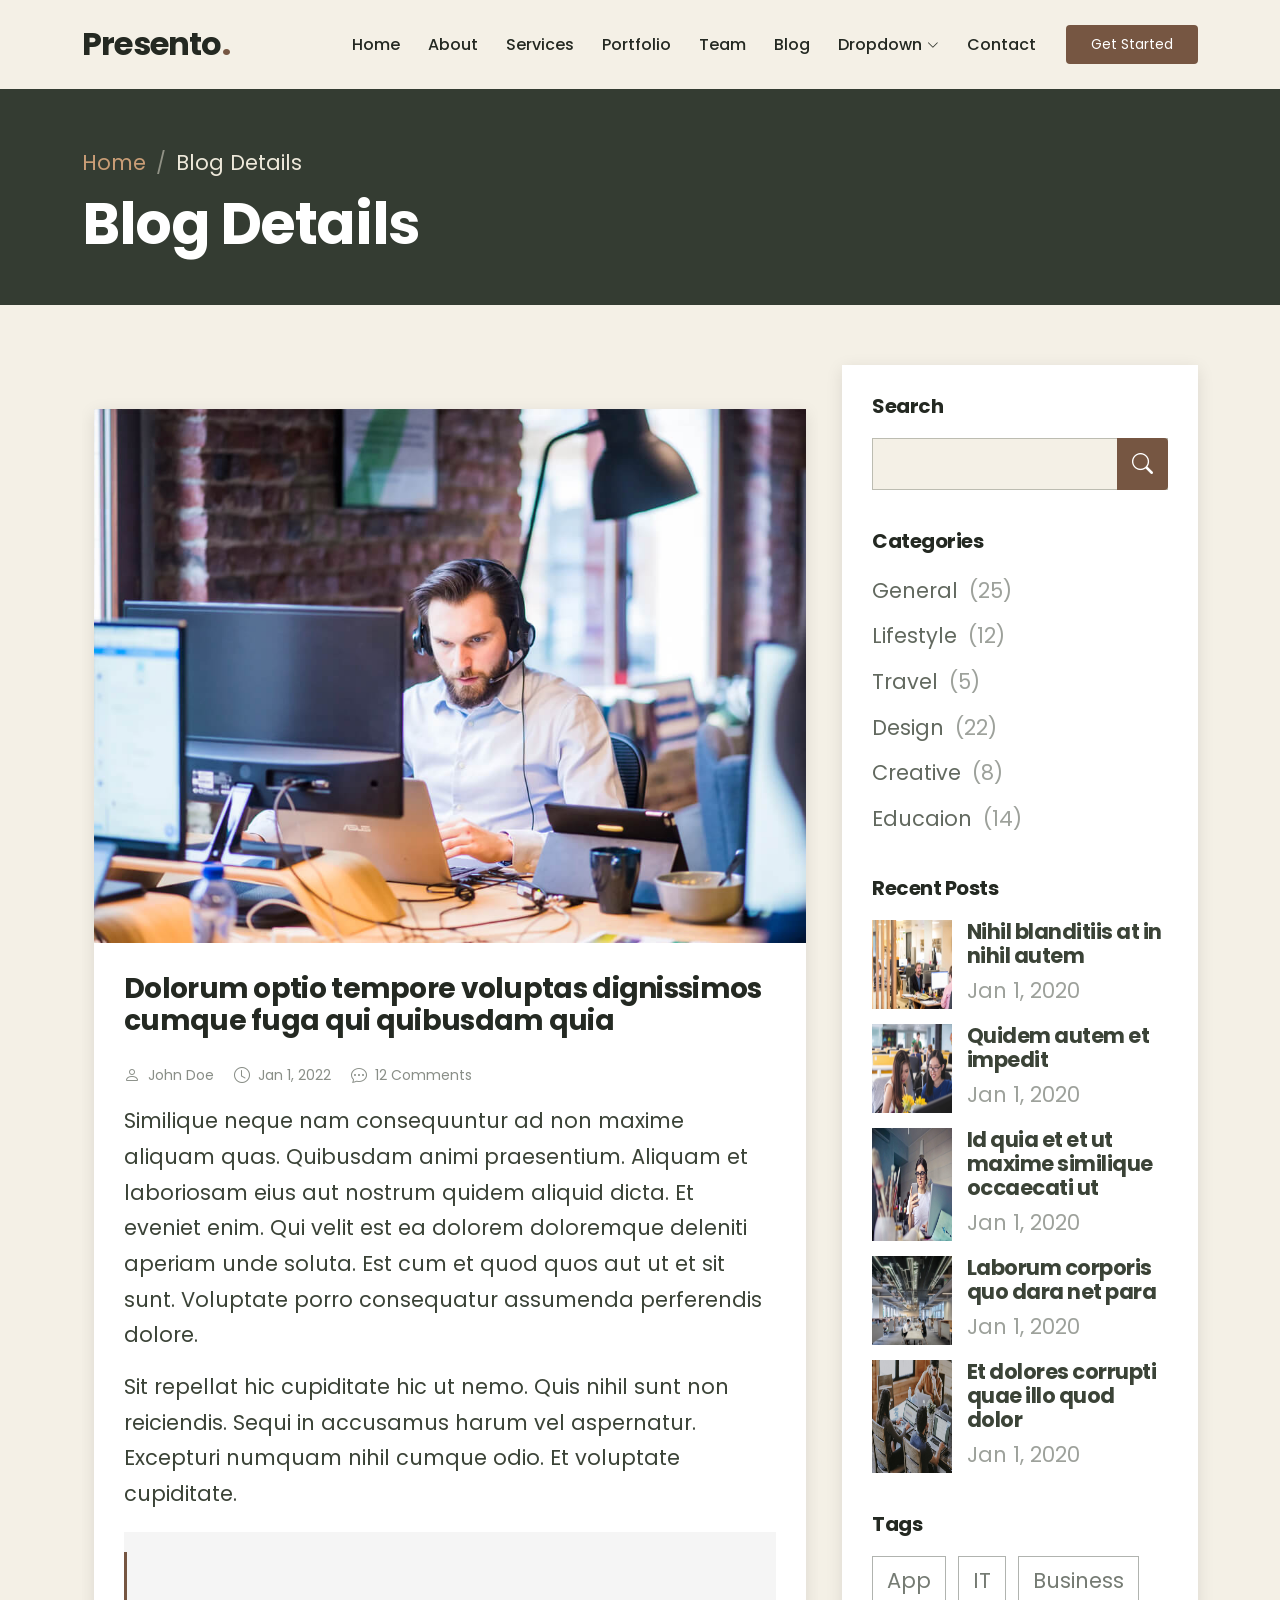
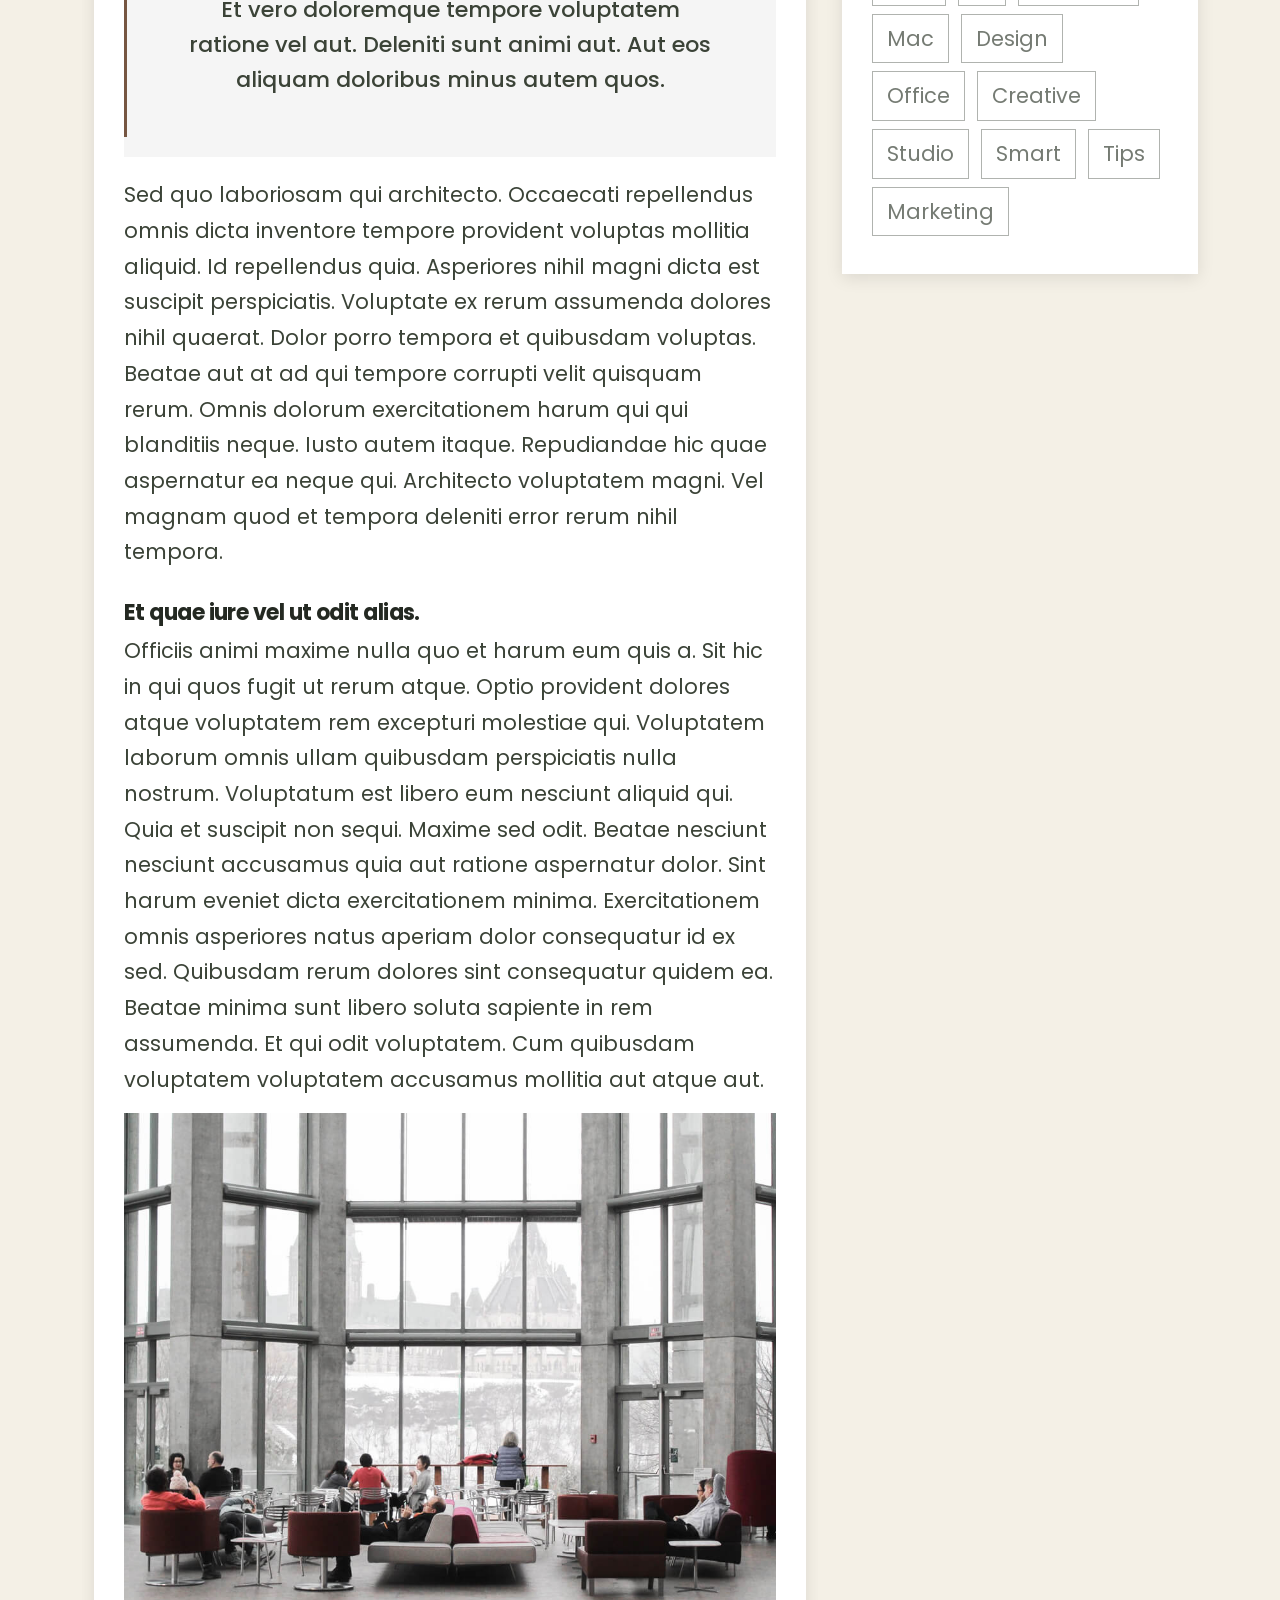
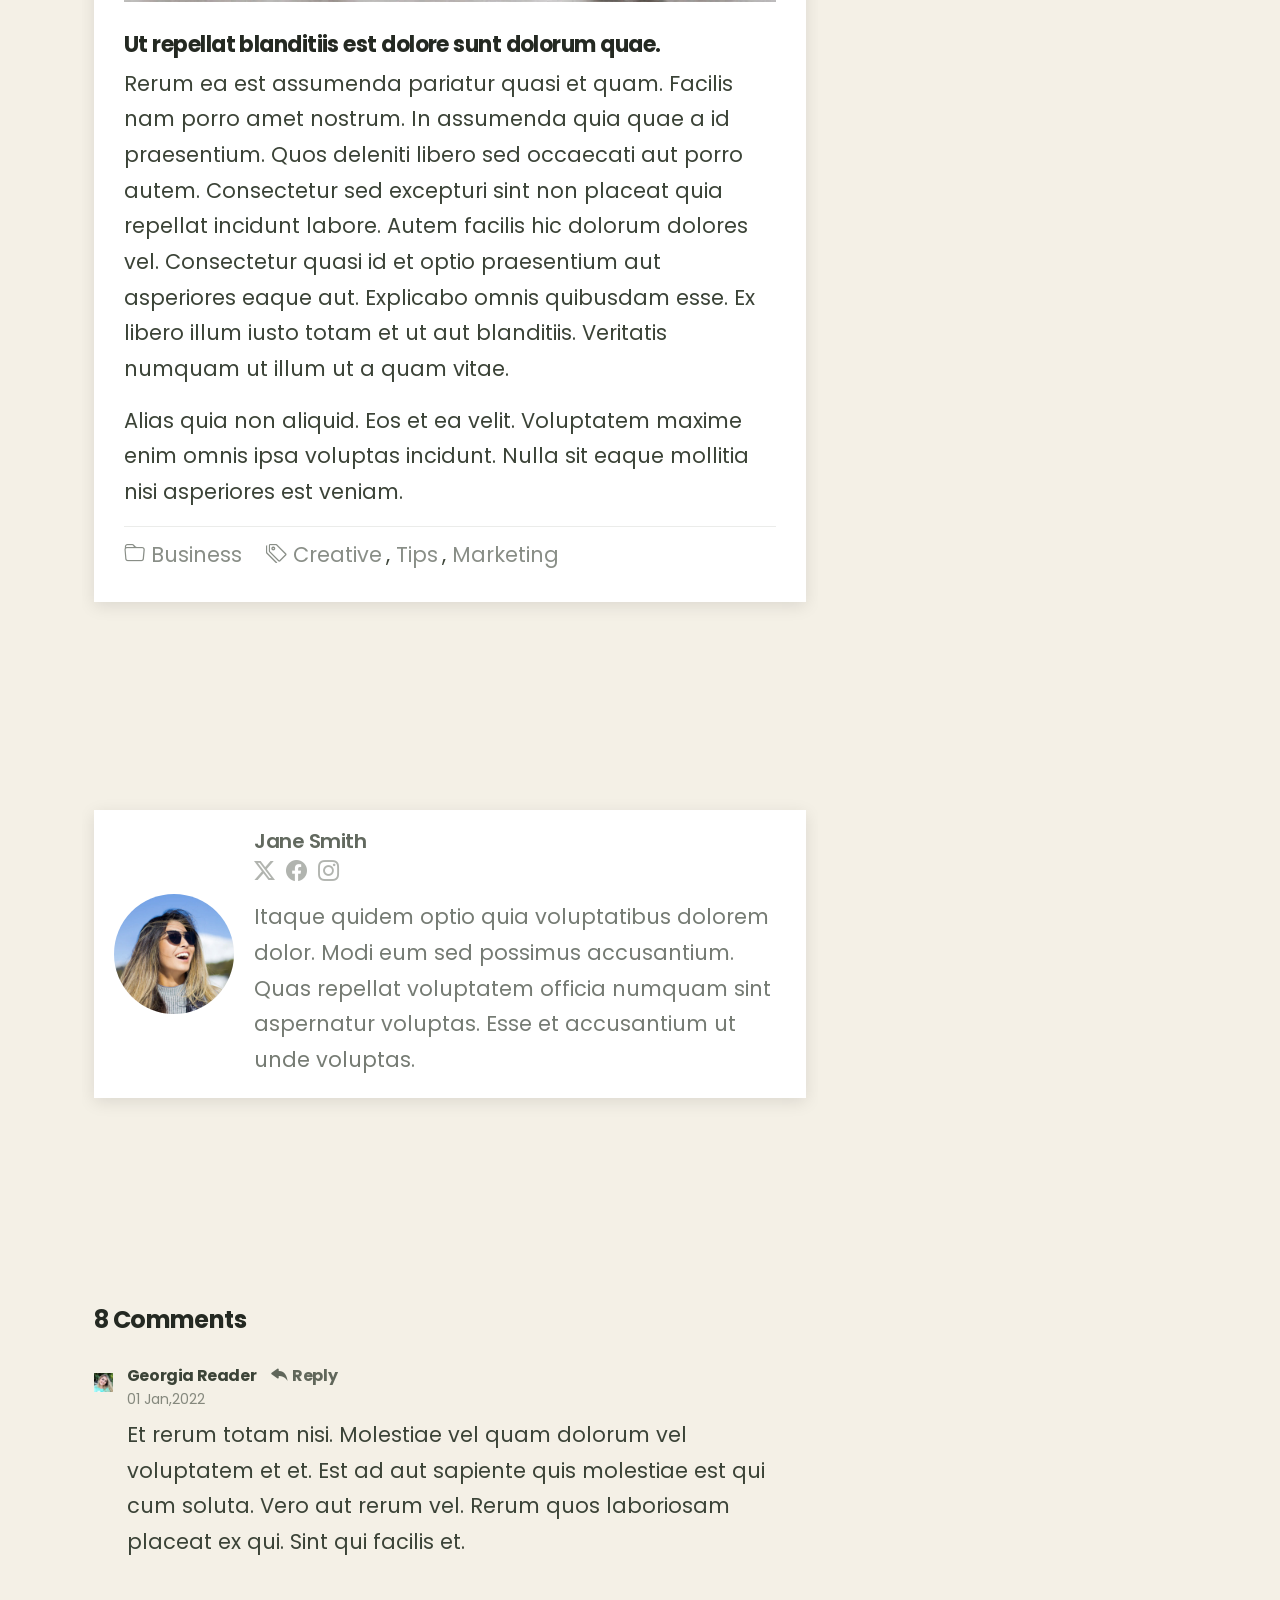
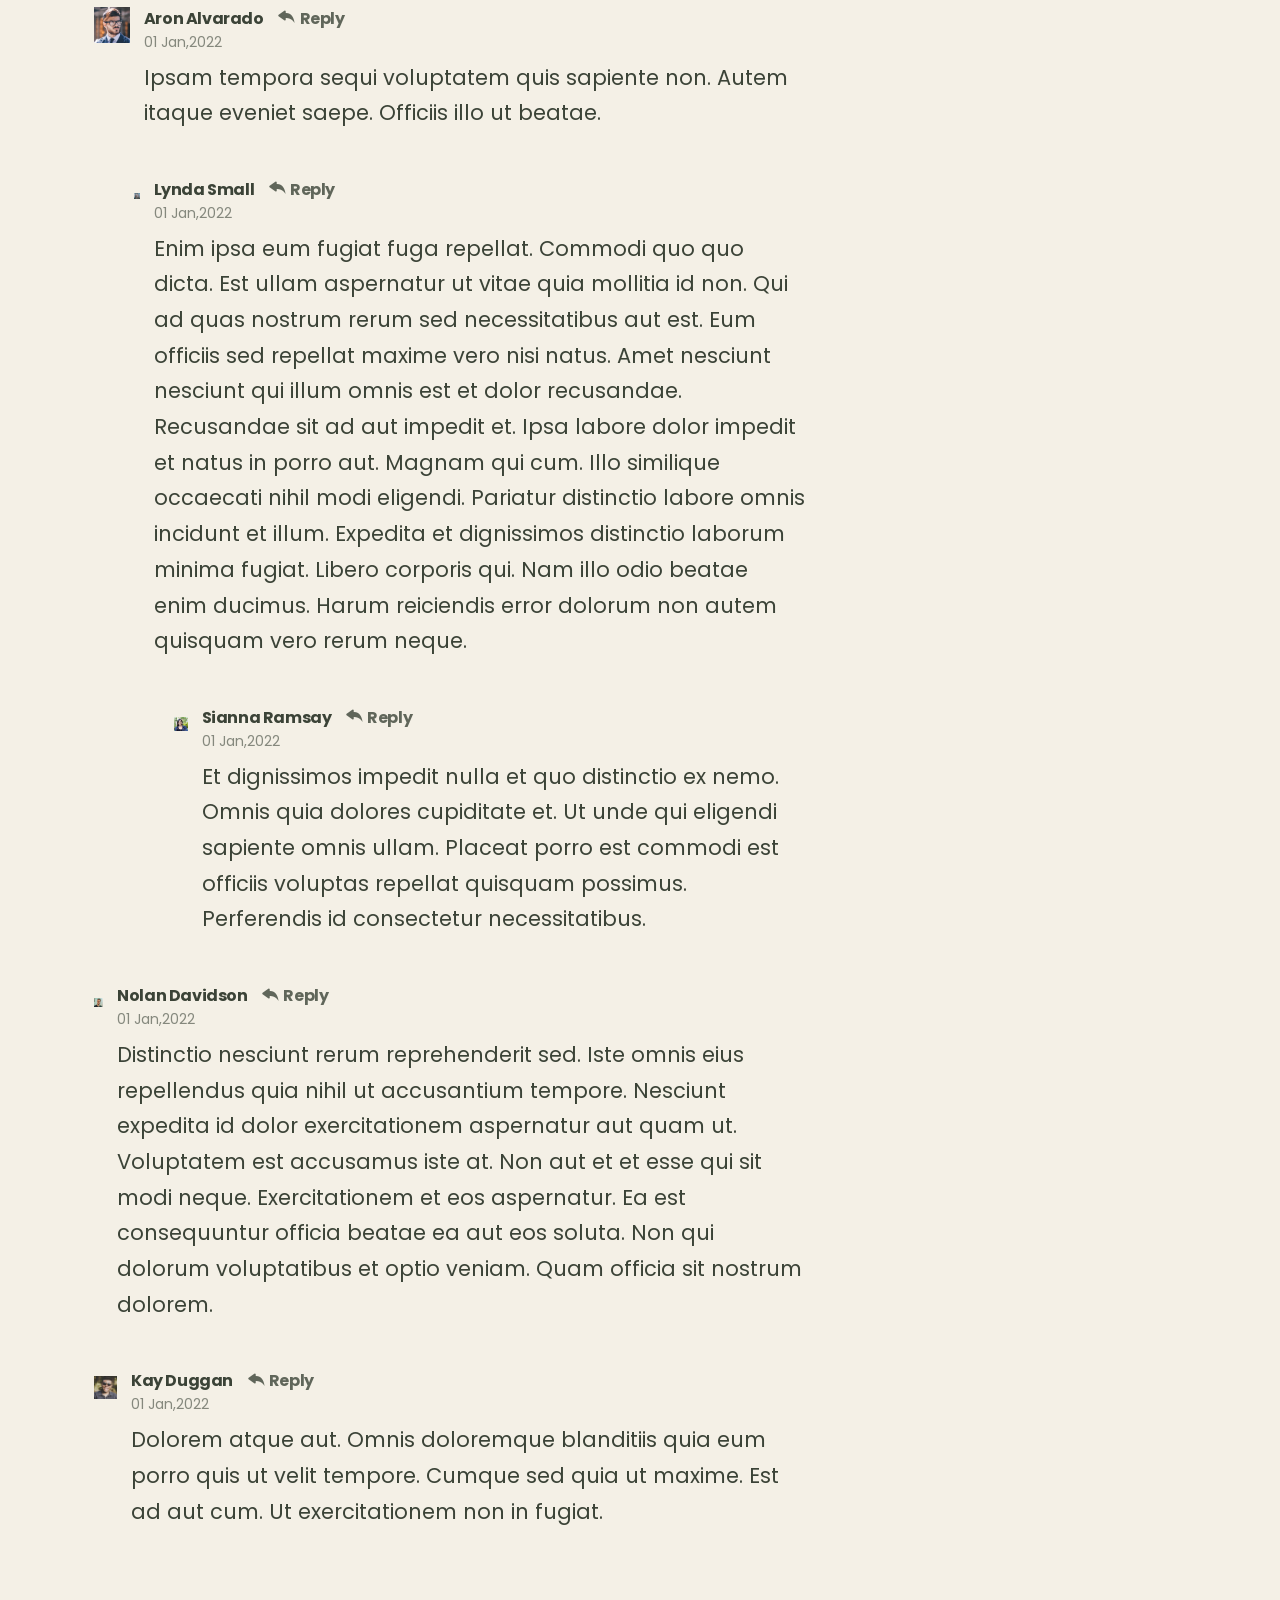
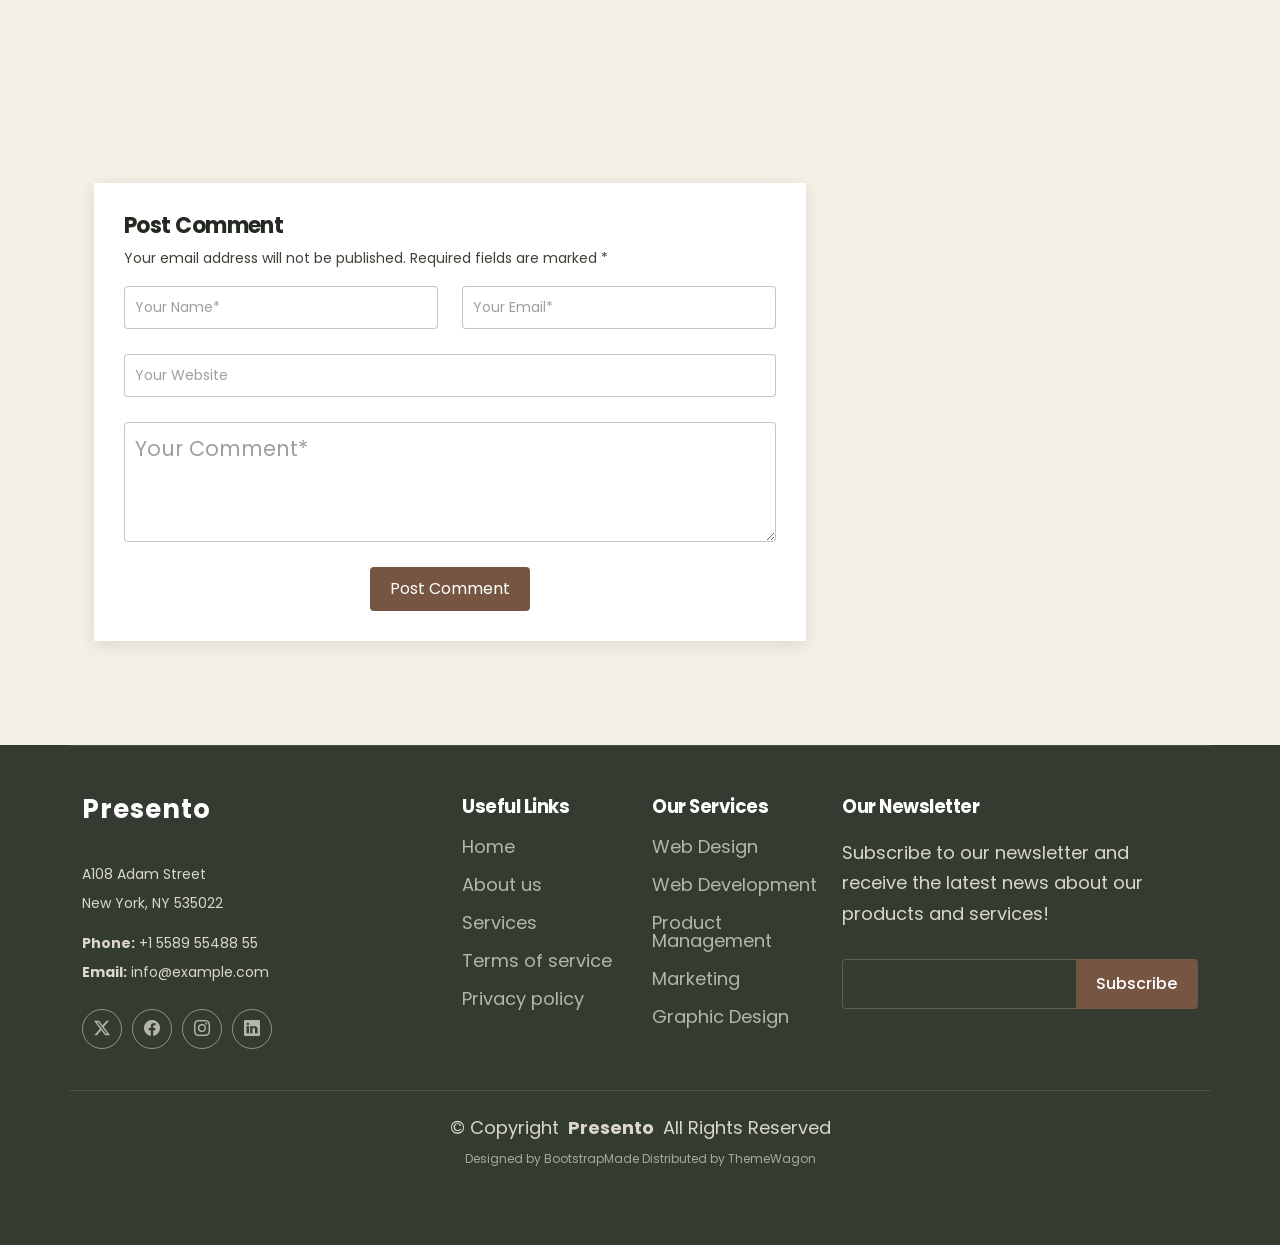
<file: blog-details.html>
<!DOCTYPE html>
<html lang="en">

<head>
  <meta charset="utf-8">
  <meta content="width=device-width, initial-scale=1.0" name="viewport">
  <title>Blog Details - Presento Bootstrap Template</title>
  <meta name="description" content="">
  <meta name="keywords" content="">

  <!-- Favicons -->
  <link href="assets/img/favicon.png" rel="icon">
  <link href="assets/img/apple-touch-icon.png" rel="apple-touch-icon">

  <!-- Fonts -->
  <link href="https://fonts.googleapis.com" rel="preconnect">
  <link href="https://fonts.gstatic.com" rel="preconnect" crossorigin>
  <link href="https://fonts.googleapis.com/css2?family=Roboto:ital,wght@0,100;0,300;0,400;0,500;0,700;0,900;1,100;1,300;1,400;1,500;1,700;1,900&family=Poppins:ital,wght@0,100;0,200;0,300;0,400;0,500;0,600;0,700;0,800;0,900;1,100;1,200;1,300;1,400;1,500;1,600;1,700;1,800;1,900&family=Raleway:ital,wght@0,100;0,200;0,300;0,400;0,500;0,600;0,700;0,800;0,900;1,100;1,200;1,300;1,400;1,500;1,600;1,700;1,800;1,900&display=swap" rel="stylesheet">

  <!-- Vendor CSS Files -->
  <link href="assets/vendor/bootstrap/css/bootstrap.min.css" rel="stylesheet">
  <link href="assets/vendor/bootstrap-icons/bootstrap-icons.css" rel="stylesheet">
  <link href="assets/vendor/aos/aos.css" rel="stylesheet">
  <link href="assets/vendor/glightbox/css/glightbox.min.css" rel="stylesheet">
  <link href="assets/vendor/swiper/swiper-bundle.min.css" rel="stylesheet">

  <!-- Main CSS File -->
  <link href="assets/css/main.css" rel="stylesheet">

  <!-- =======================================================
  * Template Name: Presento
  * Template URL: https://bootstrapmade.com/presento-bootstrap-corporate-template/
  * Updated: Aug 07 2024 with Bootstrap v5.3.3
  * Author: BootstrapMade.com
  * License: https://bootstrapmade.com/license/
  ======================================================== -->
</head>

<body class="blog-details-page">

  <header id="header" class="header d-flex align-items-center sticky-top">
    <div class="container-fluid container-xl position-relative d-flex align-items-center">

      <a href="index.html" class="logo d-flex align-items-center me-auto">
        <!-- Uncomment the line below if you also wish to use an image logo -->
        <!-- <img src="assets/img/logo.png" alt=""> -->
        <h1 class="sitename">Presento</h1>
        <span>.</span>
      </a>

      <nav id="navmenu" class="navmenu">
        <ul>
          <li><a href="#hero">Home<br></a></li>
          <li><a href="#about">About</a></li>
          <li><a href="#services">Services</a></li>
          <li><a href="#portfolio">Portfolio</a></li>
          <li><a href="#team">Team</a></li>
          <li><a href="blog.html">Blog</a></li>
          <li class="dropdown"><a href="#"><span>Dropdown</span> <i class="bi bi-chevron-down toggle-dropdown"></i></a>
            <ul>
              <li><a href="#">Dropdown 1</a></li>
              <li class="dropdown"><a href="#"><span>Deep Dropdown</span> <i class="bi bi-chevron-down toggle-dropdown"></i></a>
                <ul>
                  <li><a href="#">Deep Dropdown 1</a></li>
                  <li><a href="#">Deep Dropdown 2</a></li>
                  <li><a href="#">Deep Dropdown 3</a></li>
                  <li><a href="#">Deep Dropdown 4</a></li>
                  <li><a href="#">Deep Dropdown 5</a></li>
                </ul>
              </li>
              <li><a href="#">Dropdown 2</a></li>
              <li><a href="#">Dropdown 3</a></li>
              <li><a href="#">Dropdown 4</a></li>
            </ul>
          </li>
          <li><a href="#contact">Contact</a></li>
        </ul>
        <i class="mobile-nav-toggle d-xl-none bi bi-list"></i>
      </nav>

      <a class="btn-getstarted" href="index.html#about">Get Started</a>

    </div>
  </header>

  <main class="main">

    <!-- Page Title -->
    <div class="page-title dark-background">
      <div class="container">
        <nav class="breadcrumbs">
          <ol>
            <li><a href="index.html">Home</a></li>
            <li class="current">Blog Details</li>
          </ol>
        </nav>
        <h1>Blog Details</h1>
      </div>
    </div><!-- End Page Title -->

    <div class="container">
      <div class="row">

        <div class="col-lg-8">

          <!-- Blog Details Section -->
          <section id="blog-details" class="blog-details section">
            <div class="container">

              <article class="article">

                <div class="post-img">
                  <img src="assets/img/blog/blog-1.jpg" alt="" class="img-fluid">
                </div>

                <h2 class="title">Dolorum optio tempore voluptas dignissimos cumque fuga qui quibusdam quia</h2>

                <div class="meta-top">
                  <ul>
                    <li class="d-flex align-items-center"><i class="bi bi-person"></i> <a href="blog-details.html">John Doe</a></li>
                    <li class="d-flex align-items-center"><i class="bi bi-clock"></i> <a href="blog-details.html"><time datetime="2020-01-01">Jan 1, 2022</time></a></li>
                    <li class="d-flex align-items-center"><i class="bi bi-chat-dots"></i> <a href="blog-details.html">12 Comments</a></li>
                  </ul>
                </div><!-- End meta top -->

                <div class="content">
                  <p>
                    Similique neque nam consequuntur ad non maxime aliquam quas. Quibusdam animi praesentium. Aliquam et laboriosam eius aut nostrum quidem aliquid dicta.
                    Et eveniet enim. Qui velit est ea dolorem doloremque deleniti aperiam unde soluta. Est cum et quod quos aut ut et sit sunt. Voluptate porro consequatur assumenda perferendis dolore.
                  </p>

                  <p>
                    Sit repellat hic cupiditate hic ut nemo. Quis nihil sunt non reiciendis. Sequi in accusamus harum vel aspernatur. Excepturi numquam nihil cumque odio. Et voluptate cupiditate.
                  </p>

                  <blockquote>
                    <p>
                      Et vero doloremque tempore voluptatem ratione vel aut. Deleniti sunt animi aut. Aut eos aliquam doloribus minus autem quos.
                    </p>
                  </blockquote>

                  <p>
                    Sed quo laboriosam qui architecto. Occaecati repellendus omnis dicta inventore tempore provident voluptas mollitia aliquid. Id repellendus quia. Asperiores nihil magni dicta est suscipit perspiciatis. Voluptate ex rerum assumenda dolores nihil quaerat.
                    Dolor porro tempora et quibusdam voluptas. Beatae aut at ad qui tempore corrupti velit quisquam rerum. Omnis dolorum exercitationem harum qui qui blanditiis neque.
                    Iusto autem itaque. Repudiandae hic quae aspernatur ea neque qui. Architecto voluptatem magni. Vel magnam quod et tempora deleniti error rerum nihil tempora.
                  </p>

                  <h3>Et quae iure vel ut odit alias.</h3>
                  <p>
                    Officiis animi maxime nulla quo et harum eum quis a. Sit hic in qui quos fugit ut rerum atque. Optio provident dolores atque voluptatem rem excepturi molestiae qui. Voluptatem laborum omnis ullam quibusdam perspiciatis nulla nostrum. Voluptatum est libero eum nesciunt aliquid qui.
                    Quia et suscipit non sequi. Maxime sed odit. Beatae nesciunt nesciunt accusamus quia aut ratione aspernatur dolor. Sint harum eveniet dicta exercitationem minima. Exercitationem omnis asperiores natus aperiam dolor consequatur id ex sed. Quibusdam rerum dolores sint consequatur quidem ea.
                    Beatae minima sunt libero soluta sapiente in rem assumenda. Et qui odit voluptatem. Cum quibusdam voluptatem voluptatem accusamus mollitia aut atque aut.
                  </p>
                  <img src="assets/img/blog/blog-inside-post.jpg" class="img-fluid" alt="">

                  <h3>Ut repellat blanditiis est dolore sunt dolorum quae.</h3>
                  <p>
                    Rerum ea est assumenda pariatur quasi et quam. Facilis nam porro amet nostrum. In assumenda quia quae a id praesentium. Quos deleniti libero sed occaecati aut porro autem. Consectetur sed excepturi sint non placeat quia repellat incidunt labore. Autem facilis hic dolorum dolores vel.
                    Consectetur quasi id et optio praesentium aut asperiores eaque aut. Explicabo omnis quibusdam esse. Ex libero illum iusto totam et ut aut blanditiis. Veritatis numquam ut illum ut a quam vitae.
                  </p>
                  <p>
                    Alias quia non aliquid. Eos et ea velit. Voluptatem maxime enim omnis ipsa voluptas incidunt. Nulla sit eaque mollitia nisi asperiores est veniam.
                  </p>

                </div><!-- End post content -->

                <div class="meta-bottom">
                  <i class="bi bi-folder"></i>
                  <ul class="cats">
                    <li><a href="#">Business</a></li>
                  </ul>

                  <i class="bi bi-tags"></i>
                  <ul class="tags">
                    <li><a href="#">Creative</a></li>
                    <li><a href="#">Tips</a></li>
                    <li><a href="#">Marketing</a></li>
                  </ul>
                </div><!-- End meta bottom -->

              </article>

            </div>
          </section><!-- /Blog Details Section -->

          <!-- Blog Author Section -->
          <section id="blog-author" class="blog-author section">

            <div class="container">
              <div class="author-container d-flex align-items-center">
                <img src="assets/img/blog/blog-author.jpg" class="rounded-circle flex-shrink-0" alt="">
                <div>
                  <h4>Jane Smith</h4>
                  <div class="social-links">
                    <a href="https://x.com/#"><i class="bi bi-twitter-x"></i></a>
                    <a href="https://facebook.com/#"><i class="bi bi-facebook"></i></a>
                    <a href="https://instagram.com/#"><i class="biu bi-instagram"></i></a>
                  </div>
                  <p>
                    Itaque quidem optio quia voluptatibus dolorem dolor. Modi eum sed possimus accusantium. Quas repellat voluptatem officia numquam sint aspernatur voluptas. Esse et accusantium ut unde voluptas.
                  </p>
                </div>
              </div>
            </div>

          </section><!-- /Blog Author Section -->

          <!-- Blog Comments Section -->
          <section id="blog-comments" class="blog-comments section">

            <div class="container">

              <h4 class="comments-count">8 Comments</h4>

              <div id="comment-1" class="comment">
                <div class="d-flex">
                  <div class="comment-img"><img src="assets/img/blog/comments-1.jpg" alt=""></div>
                  <div>
                    <h5><a href="">Georgia Reader</a> <a href="#" class="reply"><i class="bi bi-reply-fill"></i> Reply</a></h5>
                    <time datetime="2020-01-01">01 Jan,2022</time>
                    <p>
                      Et rerum totam nisi. Molestiae vel quam dolorum vel voluptatem et et. Est ad aut sapiente quis molestiae est qui cum soluta.
                      Vero aut rerum vel. Rerum quos laboriosam placeat ex qui. Sint qui facilis et.
                    </p>
                  </div>
                </div>
              </div><!-- End comment #1 -->

              <div id="comment-2" class="comment">
                <div class="d-flex">
                  <div class="comment-img"><img src="assets/img/blog/comments-2.jpg" alt=""></div>
                  <div>
                    <h5><a href="">Aron Alvarado</a> <a href="#" class="reply"><i class="bi bi-reply-fill"></i> Reply</a></h5>
                    <time datetime="2020-01-01">01 Jan,2022</time>
                    <p>
                      Ipsam tempora sequi voluptatem quis sapiente non. Autem itaque eveniet saepe. Officiis illo ut beatae.
                    </p>
                  </div>
                </div>

                <div id="comment-reply-1" class="comment comment-reply">
                  <div class="d-flex">
                    <div class="comment-img"><img src="assets/img/blog/comments-3.jpg" alt=""></div>
                    <div>
                      <h5><a href="">Lynda Small</a> <a href="#" class="reply"><i class="bi bi-reply-fill"></i> Reply</a></h5>
                      <time datetime="2020-01-01">01 Jan,2022</time>
                      <p>
                        Enim ipsa eum fugiat fuga repellat. Commodi quo quo dicta. Est ullam aspernatur ut vitae quia mollitia id non. Qui ad quas nostrum rerum sed necessitatibus aut est. Eum officiis sed repellat maxime vero nisi natus. Amet nesciunt nesciunt qui illum omnis est et dolor recusandae.

                        Recusandae sit ad aut impedit et. Ipsa labore dolor impedit et natus in porro aut. Magnam qui cum. Illo similique occaecati nihil modi eligendi. Pariatur distinctio labore omnis incidunt et illum. Expedita et dignissimos distinctio laborum minima fugiat.

                        Libero corporis qui. Nam illo odio beatae enim ducimus. Harum reiciendis error dolorum non autem quisquam vero rerum neque.
                      </p>
                    </div>
                  </div>

                  <div id="comment-reply-2" class="comment comment-reply">
                    <div class="d-flex">
                      <div class="comment-img"><img src="assets/img/blog/comments-4.jpg" alt=""></div>
                      <div>
                        <h5><a href="">Sianna Ramsay</a> <a href="#" class="reply"><i class="bi bi-reply-fill"></i> Reply</a></h5>
                        <time datetime="2020-01-01">01 Jan,2022</time>
                        <p>
                          Et dignissimos impedit nulla et quo distinctio ex nemo. Omnis quia dolores cupiditate et. Ut unde qui eligendi sapiente omnis ullam. Placeat porro est commodi est officiis voluptas repellat quisquam possimus. Perferendis id consectetur necessitatibus.
                        </p>
                      </div>
                    </div>

                  </div><!-- End comment reply #2-->

                </div><!-- End comment reply #1-->

              </div><!-- End comment #2-->

              <div id="comment-3" class="comment">
                <div class="d-flex">
                  <div class="comment-img"><img src="assets/img/blog/comments-5.jpg" alt=""></div>
                  <div>
                    <h5><a href="">Nolan Davidson</a> <a href="#" class="reply"><i class="bi bi-reply-fill"></i> Reply</a></h5>
                    <time datetime="2020-01-01">01 Jan,2022</time>
                    <p>
                      Distinctio nesciunt rerum reprehenderit sed. Iste omnis eius repellendus quia nihil ut accusantium tempore. Nesciunt expedita id dolor exercitationem aspernatur aut quam ut. Voluptatem est accusamus iste at.
                      Non aut et et esse qui sit modi neque. Exercitationem et eos aspernatur. Ea est consequuntur officia beatae ea aut eos soluta. Non qui dolorum voluptatibus et optio veniam. Quam officia sit nostrum dolorem.
                    </p>
                  </div>
                </div>

              </div><!-- End comment #3 -->

              <div id="comment-4" class="comment">
                <div class="d-flex">
                  <div class="comment-img"><img src="assets/img/blog/comments-6.jpg" alt=""></div>
                  <div>
                    <h5><a href="">Kay Duggan</a> <a href="#" class="reply"><i class="bi bi-reply-fill"></i> Reply</a></h5>
                    <time datetime="2020-01-01">01 Jan,2022</time>
                    <p>
                      Dolorem atque aut. Omnis doloremque blanditiis quia eum porro quis ut velit tempore. Cumque sed quia ut maxime. Est ad aut cum. Ut exercitationem non in fugiat.
                    </p>
                  </div>
                </div>

              </div><!-- End comment #4 -->

            </div>

          </section><!-- /Blog Comments Section -->

          <!-- Comment Form Section -->
          <section id="comment-form" class="comment-form section">
            <div class="container">

              <form action="">

                <h4>Post Comment</h4>
                <p>Your email address will not be published. Required fields are marked * </p>
                <div class="row">
                  <div class="col-md-6 form-group">
                    <input name="name" type="text" class="form-control" placeholder="Your Name*">
                  </div>
                  <div class="col-md-6 form-group">
                    <input name="email" type="text" class="form-control" placeholder="Your Email*">
                  </div>
                </div>
                <div class="row">
                  <div class="col form-group">
                    <input name="website" type="text" class="form-control" placeholder="Your Website">
                  </div>
                </div>
                <div class="row">
                  <div class="col form-group">
                    <textarea name="comment" class="form-control" placeholder="Your Comment*"></textarea>
                  </div>
                </div>

                <div class="text-center">
                  <button type="submit" class="btn btn-primary">Post Comment</button>
                </div>

              </form>

            </div>
          </section><!-- /Comment Form Section -->

        </div>

        <div class="col-lg-4 sidebar">

          <div class="widgets-container">

            <!-- Search Widget -->
            <div class="search-widget widget-item">

              <h3 class="widget-title">Search</h3>
              <form action="">
                <input type="text">
                <button type="submit" title="Search"><i class="bi bi-search"></i></button>
              </form>

            </div><!--/Search Widget -->

            <!-- Categories Widget -->
            <div class="categories-widget widget-item">

              <h3 class="widget-title">Categories</h3>
              <ul class="mt-3">
                <li><a href="#">General <span>(25)</span></a></li>
                <li><a href="#">Lifestyle <span>(12)</span></a></li>
                <li><a href="#">Travel <span>(5)</span></a></li>
                <li><a href="#">Design <span>(22)</span></a></li>
                <li><a href="#">Creative <span>(8)</span></a></li>
                <li><a href="#">Educaion <span>(14)</span></a></li>
              </ul>

            </div><!--/Categories Widget -->

            <!-- Recent Posts Widget -->
            <div class="recent-posts-widget widget-item">

              <h3 class="widget-title">Recent Posts</h3>

              <div class="post-item">
                <img src="assets/img/blog/blog-recent-1.jpg" alt="" class="flex-shrink-0">
                <div>
                  <h4><a href="blog-details.html">Nihil blanditiis at in nihil autem</a></h4>
                  <time datetime="2020-01-01">Jan 1, 2020</time>
                </div>
              </div><!-- End recent post item-->

              <div class="post-item">
                <img src="assets/img/blog/blog-recent-2.jpg" alt="" class="flex-shrink-0">
                <div>
                  <h4><a href="blog-details.html">Quidem autem et impedit</a></h4>
                  <time datetime="2020-01-01">Jan 1, 2020</time>
                </div>
              </div><!-- End recent post item-->

              <div class="post-item">
                <img src="assets/img/blog/blog-recent-3.jpg" alt="" class="flex-shrink-0">
                <div>
                  <h4><a href="blog-details.html">Id quia et et ut maxime similique occaecati ut</a></h4>
                  <time datetime="2020-01-01">Jan 1, 2020</time>
                </div>
              </div><!-- End recent post item-->

              <div class="post-item">
                <img src="assets/img/blog/blog-recent-4.jpg" alt="" class="flex-shrink-0">
                <div>
                  <h4><a href="blog-details.html">Laborum corporis quo dara net para</a></h4>
                  <time datetime="2020-01-01">Jan 1, 2020</time>
                </div>
              </div><!-- End recent post item-->

              <div class="post-item">
                <img src="assets/img/blog/blog-recent-5.jpg" alt="" class="flex-shrink-0">
                <div>
                  <h4><a href="blog-details.html">Et dolores corrupti quae illo quod dolor</a></h4>
                  <time datetime="2020-01-01">Jan 1, 2020</time>
                </div>
              </div><!-- End recent post item-->

            </div><!--/Recent Posts Widget -->

            <!-- Tags Widget -->
            <div class="tags-widget widget-item">

              <h3 class="widget-title">Tags</h3>
              <ul>
                <li><a href="#">App</a></li>
                <li><a href="#">IT</a></li>
                <li><a href="#">Business</a></li>
                <li><a href="#">Mac</a></li>
                <li><a href="#">Design</a></li>
                <li><a href="#">Office</a></li>
                <li><a href="#">Creative</a></li>
                <li><a href="#">Studio</a></li>
                <li><a href="#">Smart</a></li>
                <li><a href="#">Tips</a></li>
                <li><a href="#">Marketing</a></li>
              </ul>

            </div><!--/Tags Widget -->

          </div>

        </div>

      </div>
    </div>

  </main>

  <footer id="footer" class="footer dark-background">

    <div class="container footer-top">
      <div class="row gy-4">
        <div class="col-lg-4 col-md-6 footer-about">
          <a href="index.html" class="logo d-flex align-items-center">
            <span class="sitename">Presento</span>
          </a>
          <div class="footer-contact pt-3">
            <p>A108 Adam Street</p>
            <p>New York, NY 535022</p>
            <p class="mt-3"><strong>Phone:</strong> <span>+1 5589 55488 55</span></p>
            <p><strong>Email:</strong> <span>info@example.com</span></p>
          </div>
          <div class="social-links d-flex mt-4">
            <a href=""><i class="bi bi-twitter-x"></i></a>
            <a href=""><i class="bi bi-facebook"></i></a>
            <a href=""><i class="bi bi-instagram"></i></a>
            <a href=""><i class="bi bi-linkedin"></i></a>
          </div>
        </div>

        <div class="col-lg-2 col-md-3 footer-links">
          <h4>Useful Links</h4>
          <ul>
            <li><a href="#">Home</a></li>
            <li><a href="#">About us</a></li>
            <li><a href="#">Services</a></li>
            <li><a href="#">Terms of service</a></li>
            <li><a href="#">Privacy policy</a></li>
          </ul>
        </div>

        <div class="col-lg-2 col-md-3 footer-links">
          <h4>Our Services</h4>
          <ul>
            <li><a href="#">Web Design</a></li>
            <li><a href="#">Web Development</a></li>
            <li><a href="#">Product Management</a></li>
            <li><a href="#">Marketing</a></li>
            <li><a href="#">Graphic Design</a></li>
          </ul>
        </div>

        <div class="col-lg-4 col-md-12 footer-newsletter">
          <h4>Our Newsletter</h4>
          <p>Subscribe to our newsletter and receive the latest news about our products and services!</p>
          <form action="forms/newsletter.php" method="post" class="php-email-form">
            <div class="newsletter-form"><input type="email" name="email"><input type="submit" value="Subscribe"></div>
            <div class="loading">Loading</div>
            <div class="error-message"></div>
            <div class="sent-message">Your subscription request has been sent. Thank you!</div>
          </form>
        </div>

      </div>
    </div>

    <div class="container copyright text-center mt-4">
      <p>© <span>Copyright</span> <strong class="px-1 sitename">Presento</strong> <span>All Rights Reserved</span></p>
      <div class="credits">
        <!-- All the links in the footer should remain intact. -->
        <!-- You can delete the links only if you've purchased the pro version. -->
        <!-- Licensing information: https://bootstrapmade.com/license/ -->
        <!-- Purchase the pro version with working PHP/AJAX contact form: [buy-url] -->
        Designed by <a href="https://bootstrapmade.com/">BootstrapMade</a> Distributed by <a href=“https://themewagon.com>ThemeWagon
      </div>
    </div>

  </footer>

  <!-- Scroll Top -->
  <a href="#" id="scroll-top" class="scroll-top d-flex align-items-center justify-content-center"><i class="bi bi-arrow-up-short"></i></a>

  <!-- Vendor JS Files -->
  <script src="assets/vendor/bootstrap/js/bootstrap.bundle.min.js"></script>
  <script src="assets/vendor/php-email-form/validate.js"></script>
  <script src="assets/vendor/aos/aos.js"></script>
  <script src="assets/vendor/glightbox/js/glightbox.min.js"></script>
  <script src="assets/vendor/swiper/swiper-bundle.min.js"></script>
  <script src="assets/vendor/purecounter/purecounter_vanilla.js"></script>
  <script src="assets/vendor/imagesloaded/imagesloaded.pkgd.min.js"></script>
  <script src="assets/vendor/isotope-layout/isotope.pkgd.min.js"></script>

  <!-- Main JS File -->
  <script src="assets/js/main.js"></script>

</body>

</html>
</file>
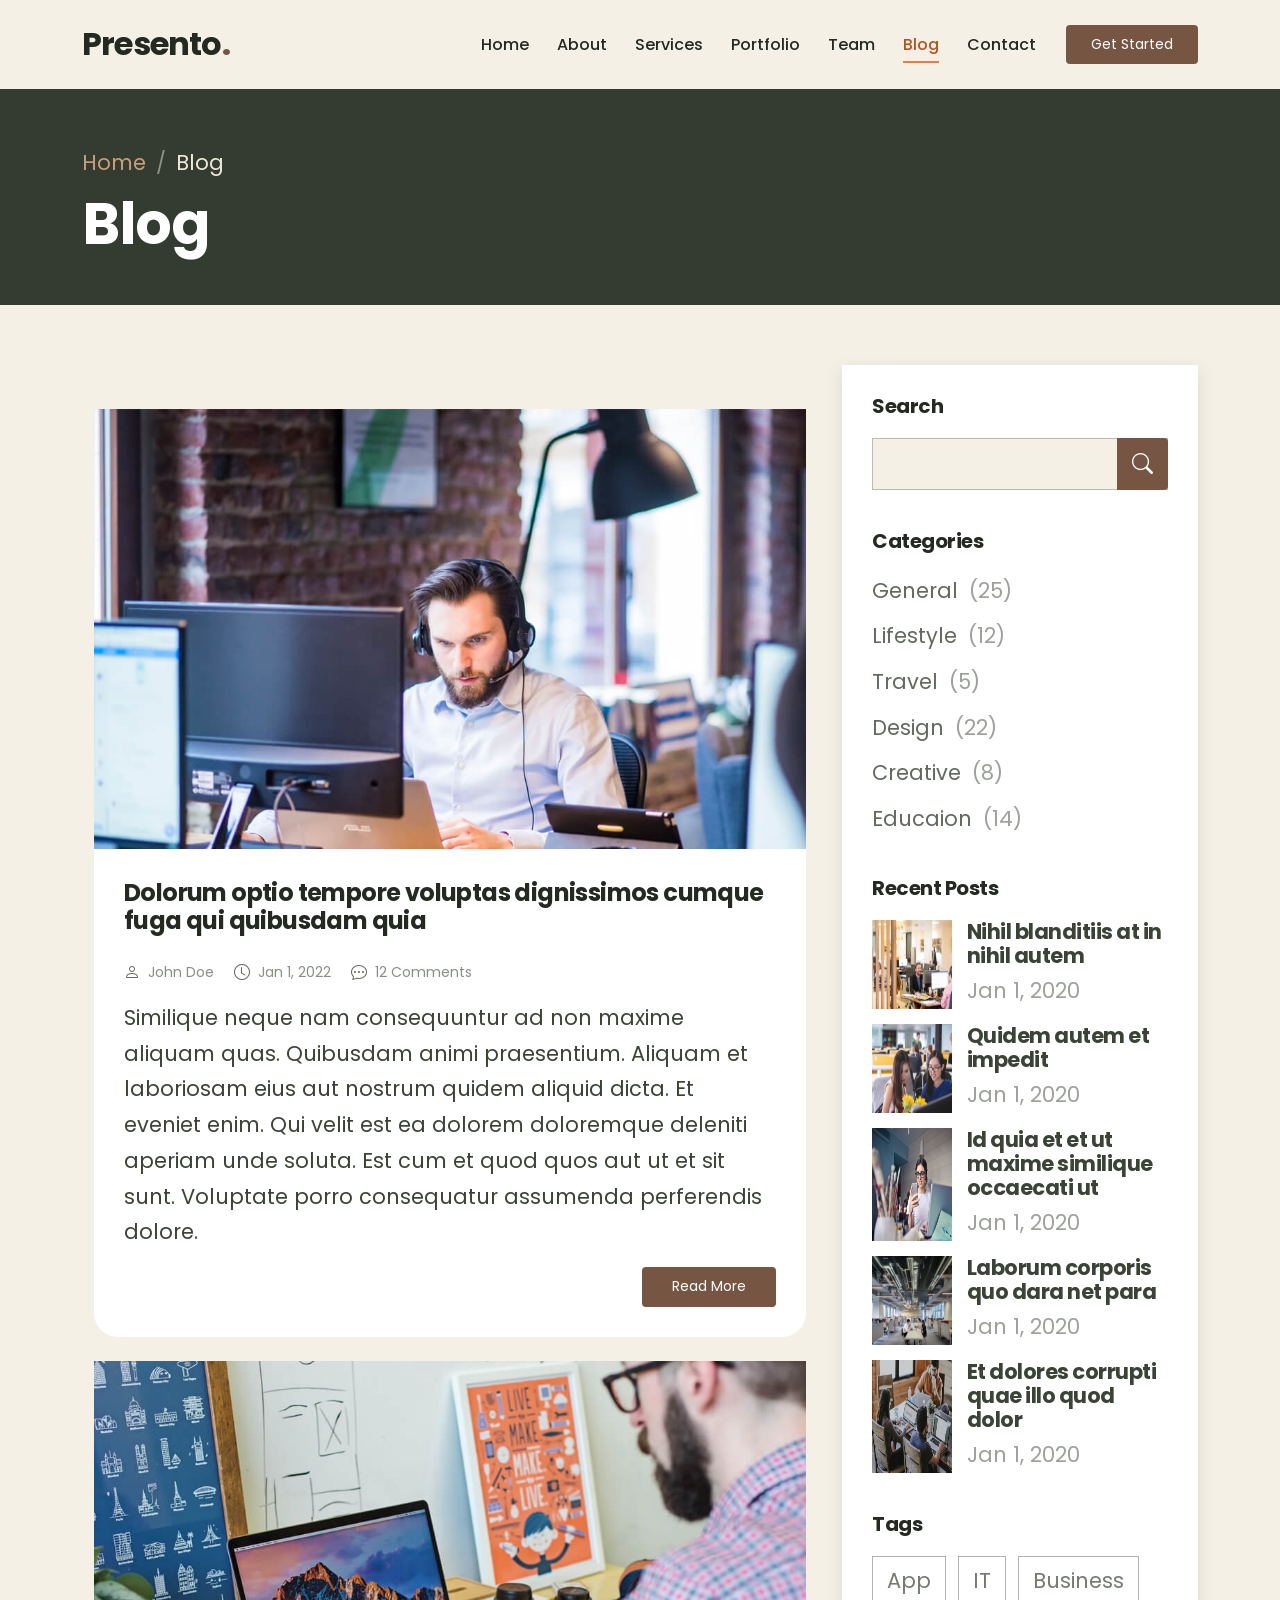
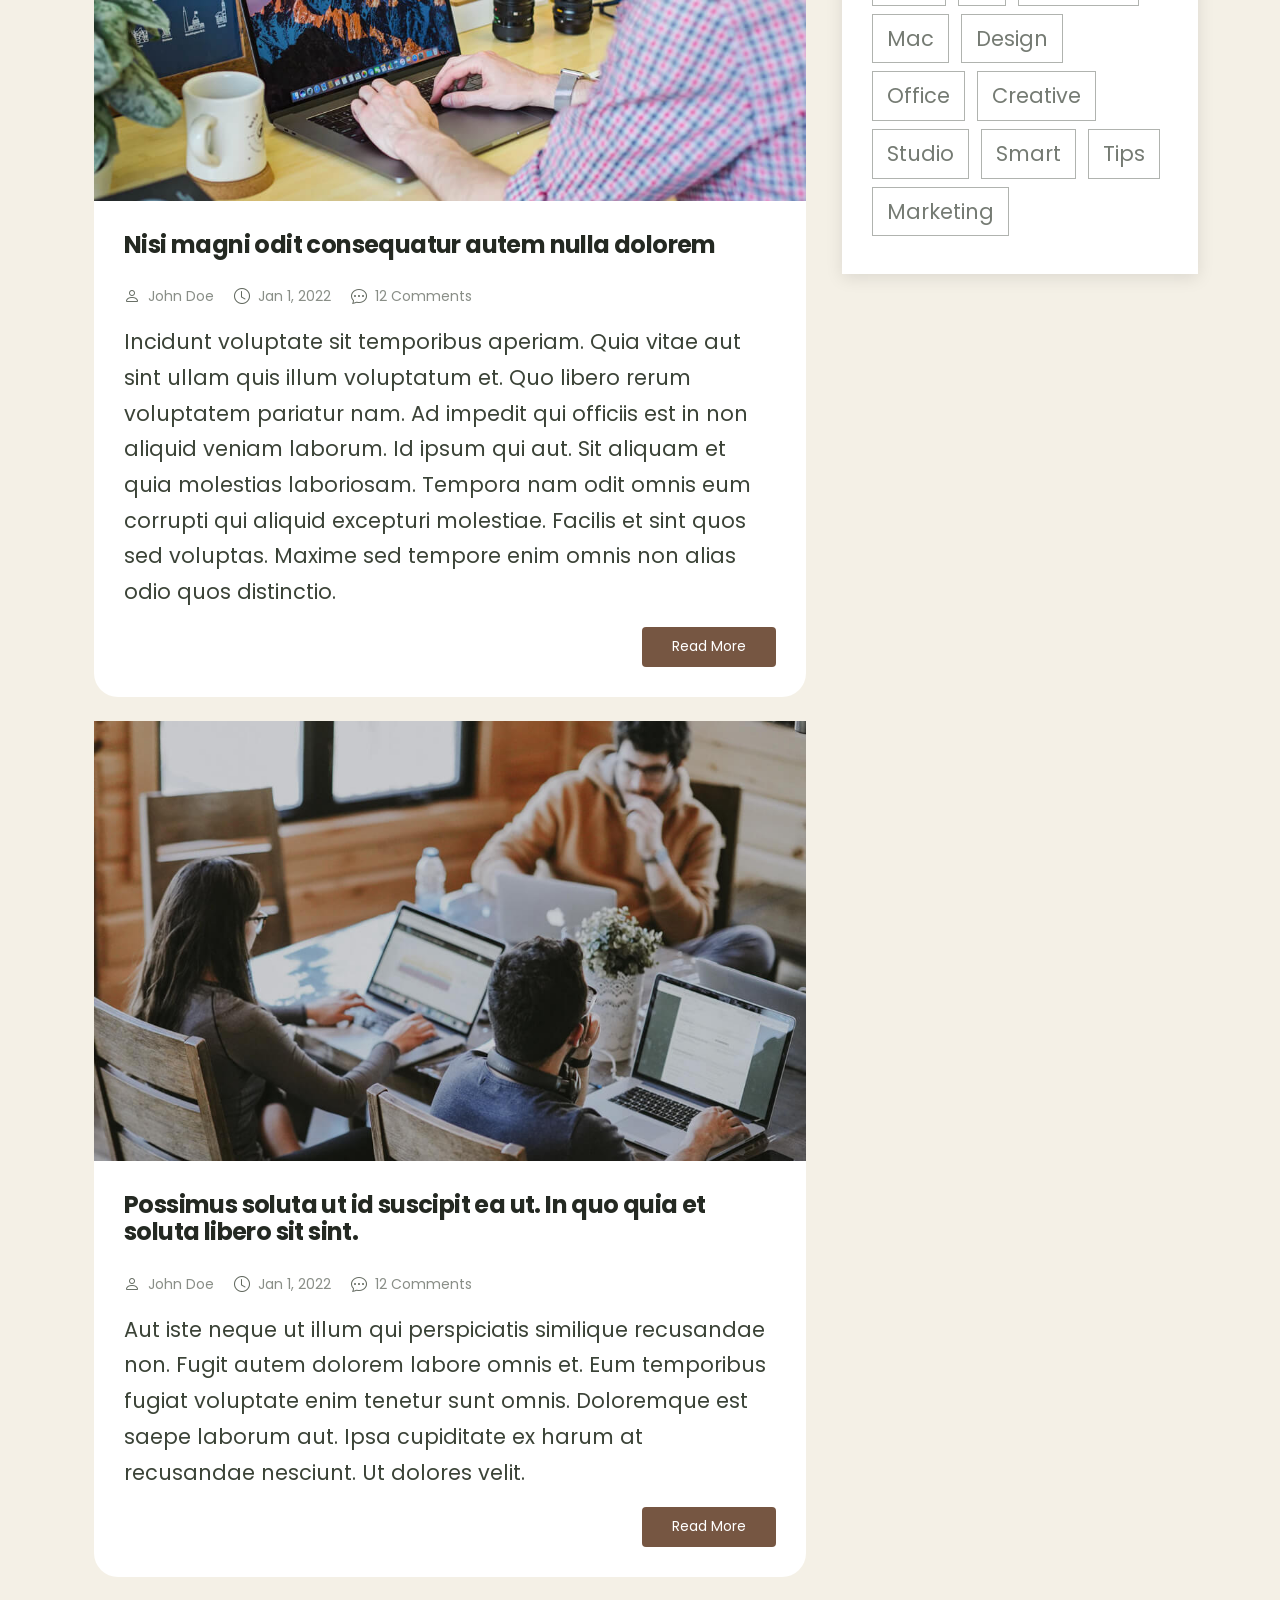
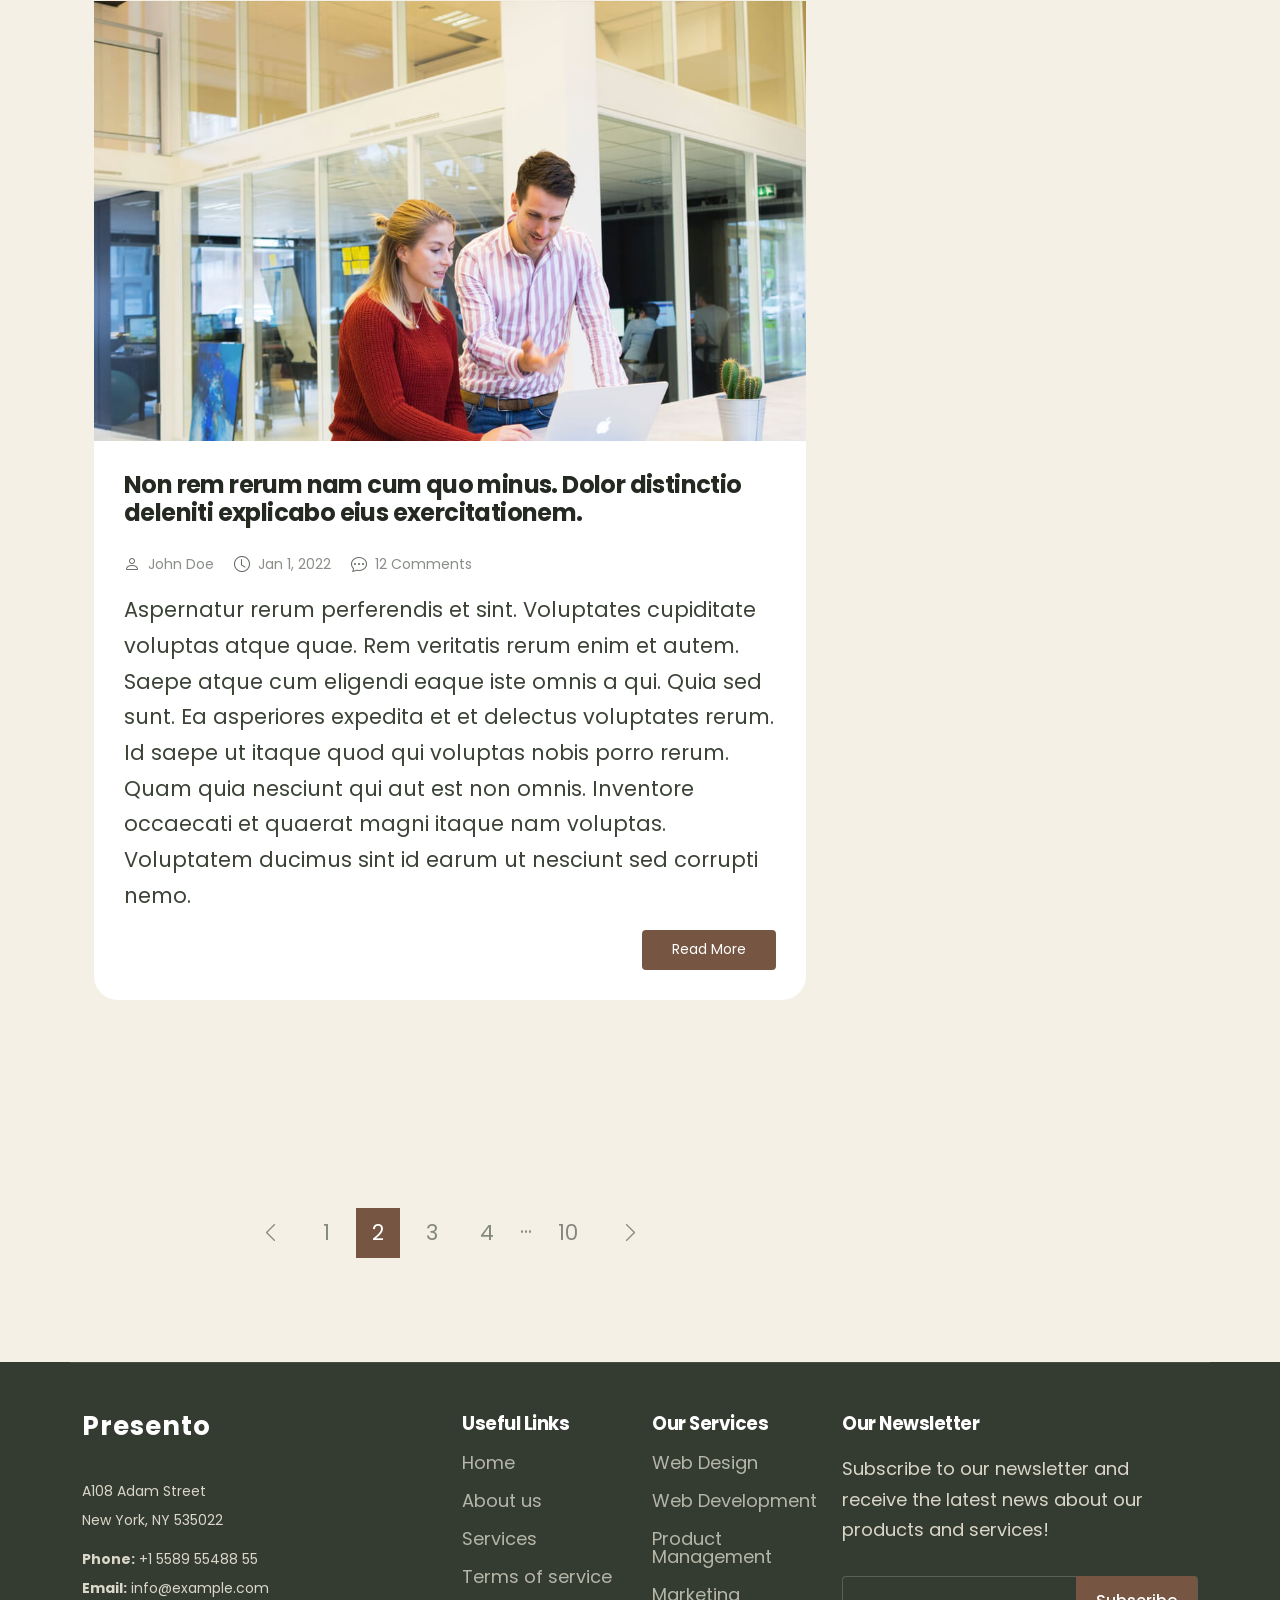
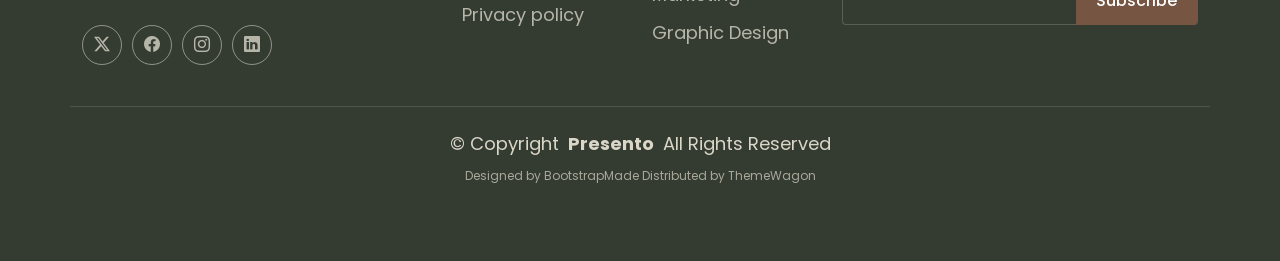
<file: blog.html>
<!DOCTYPE html>
<html lang="en">

<head>
  <meta charset="utf-8">
  <meta content="width=device-width, initial-scale=1.0" name="viewport">
  <title>Blog - Presento Bootstrap Template</title>
  <meta name="description" content="">
  <meta name="keywords" content="">

  <!-- Favicons -->
  <link href="assets/img/favicon.png" rel="icon">
  <link href="assets/img/apple-touch-icon.png" rel="apple-touch-icon">

  <!-- Fonts -->
  <link href="https://fonts.googleapis.com" rel="preconnect">
  <link href="https://fonts.gstatic.com" rel="preconnect" crossorigin>
  <link href="https://fonts.googleapis.com/css2?family=Roboto:ital,wght@0,100;0,300;0,400;0,500;0,700;0,900;1,100;1,300;1,400;1,500;1,700;1,900&family=Poppins:ital,wght@0,100;0,200;0,300;0,400;0,500;0,600;0,700;0,800;0,900;1,100;1,200;1,300;1,400;1,500;1,600;1,700;1,800;1,900&family=Raleway:ital,wght@0,100;0,200;0,300;0,400;0,500;0,600;0,700;0,800;0,900;1,100;1,200;1,300;1,400;1,500;1,600;1,700;1,800;1,900&display=swap" rel="stylesheet">

  <!-- Vendor CSS Files -->
  <link href="assets/vendor/bootstrap/css/bootstrap.min.css" rel="stylesheet">
  <link href="assets/vendor/bootstrap-icons/bootstrap-icons.css" rel="stylesheet">
  <link href="assets/vendor/aos/aos.css" rel="stylesheet">
  <link href="assets/vendor/glightbox/css/glightbox.min.css" rel="stylesheet">
  <link href="assets/vendor/swiper/swiper-bundle.min.css" rel="stylesheet">

  <!-- Main CSS File -->
  <link href="assets/css/main.css" rel="stylesheet">

  <!-- =======================================================
  * Template Name: Presento
  * Template URL: https://bootstrapmade.com/presento-bootstrap-corporate-template/
  * Updated: Aug 07 2024 with Bootstrap v5.3.3
  * Author: BootstrapMade.com
  * License: https://bootstrapmade.com/license/
  ======================================================== -->
</head>

<body class="blog-page">

  <header id="header" class="header d-flex align-items-center sticky-top">
    <div class="container-fluid container-xl position-relative d-flex align-items-center">

      <a href="index.html" class="logo d-flex align-items-center me-auto">
        <!-- Uncomment the line below if you also wish to use an image logo -->
        <!-- <img src="assets/img/logo.png" alt=""> -->
        <h1 class="sitename">Presento</h1>
        <span>.</span>
      </a>

      <nav id="navmenu" class="navmenu">
        <ul>
          <li><a href="#hero">Home<br></a></li>
          <li><a href="#about">About</a></li>
          <li><a href="#services">Services</a></li>
          <li><a href="#portfolio">Portfolio</a></li>
          <li><a href="#team">Team</a></li>
          <li><a href="blog.html" class="active">Blog</a></li>
          <li><a href="#contact">Contact</a></li>
        </ul>
        <i class="mobile-nav-toggle d-xl-none bi bi-list"></i>
      </nav>

      <a class="btn-getstarted" href="index.html#about">Get Started</a>

    </div>
  </header>

  <main class="main">

    <!-- Page Title -->
    <div class="page-title dark-background">
      <div class="container">
        <nav class="breadcrumbs">
          <ol>
            <li><a href="index.html">Home</a></li>
            <li class="current">Blog</li>
          </ol>
        </nav>
        <h1>Blog</h1>
      </div>
    </div><!-- End Page Title -->

    <div class="container">
      <div class="row">

        <div class="col-lg-8">

          <!-- Blog Posts Section -->
          <section id="blog-posts" class="blog-posts section">

            <div class="container">

              <div class="row gy-4">

                <div class="col-12">
                  <article>

                    <div class="post-img">
                      <img src="assets/img/blog/blog-1.jpg" alt="" class="img-fluid">
                    </div>

                    <h2 class="title">
                      <a href="blog-details.html">Dolorum optio tempore voluptas dignissimos cumque fuga qui quibusdam quia</a>
                    </h2>

                    <div class="meta-top">
                      <ul>
                        <li class="d-flex align-items-center"><i class="bi bi-person"></i> <a href="blog-details.html">John Doe</a></li>
                        <li class="d-flex align-items-center"><i class="bi bi-clock"></i> <a href="blog-details.html"><time datetime="2022-01-01">Jan 1, 2022</time></a></li>
                        <li class="d-flex align-items-center"><i class="bi bi-chat-dots"></i> <a href="blog-details.html">12 Comments</a></li>
                      </ul>
                    </div>

                    <div class="content">
                      <p>
                        Similique neque nam consequuntur ad non maxime aliquam quas. Quibusdam animi praesentium. Aliquam et laboriosam eius aut nostrum quidem aliquid dicta.
                        Et eveniet enim. Qui velit est ea dolorem doloremque deleniti aperiam unde soluta. Est cum et quod quos aut ut et sit sunt. Voluptate porro consequatur assumenda perferendis dolore.
                      </p>

                      <div class="read-more">
                        <a href="blog-details.html">Read More</a>
                      </div>
                    </div>

                  </article>
                </div><!-- End post list item -->

                <div class="col-12">

                  <article>

                    <div class="post-img">
                      <img src="assets/img/blog/blog-2.jpg" alt="" class="img-fluid">
                    </div>

                    <h2 class="title">
                      <a href="blog-details.html">Nisi magni odit consequatur autem nulla dolorem</a>
                    </h2>

                    <div class="meta-top">
                      <ul>
                        <li class="d-flex align-items-center"><i class="bi bi-person"></i> <a href="blog-details.html">John Doe</a></li>
                        <li class="d-flex align-items-center"><i class="bi bi-clock"></i> <a href="blog-details.html"><time datetime="2022-01-01">Jan 1, 2022</time></a></li>
                        <li class="d-flex align-items-center"><i class="bi bi-chat-dots"></i> <a href="blog-details.html">12 Comments</a></li>
                      </ul>
                    </div>

                    <div class="content">
                      <p>
                        Incidunt voluptate sit temporibus aperiam. Quia vitae aut sint ullam quis illum voluptatum et. Quo libero rerum voluptatem pariatur nam.
                        Ad impedit qui officiis est in non aliquid veniam laborum. Id ipsum qui aut. Sit aliquam et quia molestias laboriosam. Tempora nam odit omnis eum corrupti qui aliquid excepturi molestiae. Facilis et sint quos sed voluptas. Maxime sed tempore enim omnis non alias odio quos distinctio.
                      </p>
                      <div class="read-more">
                        <a href="blog-details.html">Read More</a>
                      </div>
                    </div>

                  </article>

                </div><!-- End post list item -->

                <div class="col-12">

                  <article>

                    <div class="post-img">
                      <img src="assets/img/blog/blog-3.jpg" alt="" class="img-fluid">
                    </div>

                    <h2 class="title">
                      <a href="blog-details.html">Possimus soluta ut id suscipit ea ut. In quo quia et soluta libero sit sint.</a>
                    </h2>

                    <div class="meta-top">
                      <ul>
                        <li class="d-flex align-items-center"><i class="bi bi-person"></i> <a href="blog-details.html">John Doe</a></li>
                        <li class="d-flex align-items-center"><i class="bi bi-clock"></i> <a href="blog-details.html"><time datetime="2022-01-01">Jan 1, 2022</time></a></li>
                        <li class="d-flex align-items-center"><i class="bi bi-chat-dots"></i> <a href="blog-details.html">12 Comments</a></li>
                      </ul>
                    </div>

                    <div class="content">
                      <p>
                        Aut iste neque ut illum qui perspiciatis similique recusandae non. Fugit autem dolorem labore omnis et. Eum temporibus fugiat voluptate enim tenetur sunt omnis.
                        Doloremque est saepe laborum aut. Ipsa cupiditate ex harum at recusandae nesciunt. Ut dolores velit.
                      </p>
                      <div class="read-more">
                        <a href="blog-details.html">Read More</a>
                      </div>
                    </div>

                  </article>

                </div><!-- End post list item -->

                <div class="col-12">

                  <article>

                    <div class="post-img">
                      <img src="assets/img/blog/blog-4.jpg" alt="" class="img-fluid">
                    </div>

                    <h2 class="title">
                      <a href="blog-details.html">Non rem rerum nam cum quo minus. Dolor distinctio deleniti explicabo eius exercitationem.</a>
                    </h2>

                    <div class="meta-top">
                      <ul>
                        <li class="d-flex align-items-center"><i class="bi bi-person"></i> <a href="blog-details.html">John Doe</a></li>
                        <li class="d-flex align-items-center"><i class="bi bi-clock"></i> <a href="blog-details.html"><time datetime="2022-01-01">Jan 1, 2022</time></a></li>
                        <li class="d-flex align-items-center"><i class="bi bi-chat-dots"></i> <a href="blog-details.html">12 Comments</a></li>
                      </ul>
                    </div>

                    <div class="content">
                      <p>
                        Aspernatur rerum perferendis et sint. Voluptates cupiditate voluptas atque quae. Rem veritatis rerum enim et autem. Saepe atque cum eligendi eaque iste omnis a qui.
                        Quia sed sunt. Ea asperiores expedita et et delectus voluptates rerum. Id saepe ut itaque quod qui voluptas nobis porro rerum. Quam quia nesciunt qui aut est non omnis. Inventore occaecati et quaerat magni itaque nam voluptas. Voluptatem ducimus sint id earum ut nesciunt sed corrupti nemo.
                      </p>
                      <div class="read-more">
                        <a href="blog-details.html">Read More</a>
                      </div>
                    </div>

                  </article>

                </div><!-- End post list item -->

              </div><!-- End blog posts list -->

            </div>

          </section><!-- /Blog Posts Section -->

          <!-- Blog Pagination Section -->
          <section id="blog-pagination" class="blog-pagination section">

            <div class="container">
              <div class="d-flex justify-content-center">
                <ul>
                  <li><a href="#"><i class="bi bi-chevron-left"></i></a></li>
                  <li><a href="#">1</a></li>
                  <li><a href="#" class="active">2</a></li>
                  <li><a href="#">3</a></li>
                  <li><a href="#">4</a></li>
                  <li>...</li>
                  <li><a href="#">10</a></li>
                  <li><a href="#"><i class="bi bi-chevron-right"></i></a></li>
                </ul>
              </div>
            </div>

          </section><!-- /Blog Pagination Section -->

        </div>

        <div class="col-lg-4 sidebar">

          <div class="widgets-container">

            <!-- Search Widget -->
            <div class="search-widget widget-item">

              <h3 class="widget-title">Search</h3>
              <form action="">
                <input type="text">
                <button type="submit" title="Search"><i class="bi bi-search"></i></button>
              </form>

            </div><!--/Search Widget -->

            <!-- Categories Widget -->
            <div class="categories-widget widget-item">

              <h3 class="widget-title">Categories</h3>
              <ul class="mt-3">
                <li><a href="#">General <span>(25)</span></a></li>
                <li><a href="#">Lifestyle <span>(12)</span></a></li>
                <li><a href="#">Travel <span>(5)</span></a></li>
                <li><a href="#">Design <span>(22)</span></a></li>
                <li><a href="#">Creative <span>(8)</span></a></li>
                <li><a href="#">Educaion <span>(14)</span></a></li>
              </ul>

            </div><!--/Categories Widget -->

            <!-- Recent Posts Widget -->
            <div class="recent-posts-widget widget-item">

              <h3 class="widget-title">Recent Posts</h3>

              <div class="post-item">
                <img src="assets/img/blog/blog-recent-1.jpg" alt="" class="flex-shrink-0">
                <div>
                  <h4><a href="blog-details.html">Nihil blanditiis at in nihil autem</a></h4>
                  <time datetime="2020-01-01">Jan 1, 2020</time>
                </div>
              </div><!-- End recent post item-->

              <div class="post-item">
                <img src="assets/img/blog/blog-recent-2.jpg" alt="" class="flex-shrink-0">
                <div>
                  <h4><a href="blog-details.html">Quidem autem et impedit</a></h4>
                  <time datetime="2020-01-01">Jan 1, 2020</time>
                </div>
              </div><!-- End recent post item-->

              <div class="post-item">
                <img src="assets/img/blog/blog-recent-3.jpg" alt="" class="flex-shrink-0">
                <div>
                  <h4><a href="blog-details.html">Id quia et et ut maxime similique occaecati ut</a></h4>
                  <time datetime="2020-01-01">Jan 1, 2020</time>
                </div>
              </div><!-- End recent post item-->

              <div class="post-item">
                <img src="assets/img/blog/blog-recent-4.jpg" alt="" class="flex-shrink-0">
                <div>
                  <h4><a href="blog-details.html">Laborum corporis quo dara net para</a></h4>
                  <time datetime="2020-01-01">Jan 1, 2020</time>
                </div>
              </div><!-- End recent post item-->

              <div class="post-item">
                <img src="assets/img/blog/blog-recent-5.jpg" alt="" class="flex-shrink-0">
                <div>
                  <h4><a href="blog-details.html">Et dolores corrupti quae illo quod dolor</a></h4>
                  <time datetime="2020-01-01">Jan 1, 2020</time>
                </div>
              </div><!-- End recent post item-->

            </div><!--/Recent Posts Widget -->

            <!-- Tags Widget -->
            <div class="tags-widget widget-item">

              <h3 class="widget-title">Tags</h3>
              <ul>
                <li><a href="#">App</a></li>
                <li><a href="#">IT</a></li>
                <li><a href="#">Business</a></li>
                <li><a href="#">Mac</a></li>
                <li><a href="#">Design</a></li>
                <li><a href="#">Office</a></li>
                <li><a href="#">Creative</a></li>
                <li><a href="#">Studio</a></li>
                <li><a href="#">Smart</a></li>
                <li><a href="#">Tips</a></li>
                <li><a href="#">Marketing</a></li>
              </ul>

            </div><!--/Tags Widget -->

          </div>

        </div>

      </div>
    </div>

  </main>

  <footer id="footer" class="footer dark-background">

    <div class="container footer-top">
      <div class="row gy-4">
        <div class="col-lg-4 col-md-6 footer-about">
          <a href="index.html" class="logo d-flex align-items-center">
            <span class="sitename">Presento</span>
          </a>
          <div class="footer-contact pt-3">
            <p>A108 Adam Street</p>
            <p>New York, NY 535022</p>
            <p class="mt-3"><strong>Phone:</strong> <span>+1 5589 55488 55</span></p>
            <p><strong>Email:</strong> <span>info@example.com</span></p>
          </div>
          <div class="social-links d-flex mt-4">
            <a href=""><i class="bi bi-twitter-x"></i></a>
            <a href=""><i class="bi bi-facebook"></i></a>
            <a href=""><i class="bi bi-instagram"></i></a>
            <a href=""><i class="bi bi-linkedin"></i></a>
          </div>
        </div>

        <div class="col-lg-2 col-md-3 footer-links">
          <h4>Useful Links</h4>
          <ul>
            <li><a href="#">Home</a></li>
            <li><a href="#">About us</a></li>
            <li><a href="#">Services</a></li>
            <li><a href="#">Terms of service</a></li>
            <li><a href="#">Privacy policy</a></li>
          </ul>
        </div>

        <div class="col-lg-2 col-md-3 footer-links">
          <h4>Our Services</h4>
          <ul>
            <li><a href="#">Web Design</a></li>
            <li><a href="#">Web Development</a></li>
            <li><a href="#">Product Management</a></li>
            <li><a href="#">Marketing</a></li>
            <li><a href="#">Graphic Design</a></li>
          </ul>
        </div>

        <div class="col-lg-4 col-md-12 footer-newsletter">
          <h4>Our Newsletter</h4>
          <p>Subscribe to our newsletter and receive the latest news about our products and services!</p>
          <form action="forms/newsletter.php" method="post" class="php-email-form">
            <div class="newsletter-form"><input type="email" name="email"><input type="submit" value="Subscribe"></div>
            <div class="loading">Loading</div>
            <div class="error-message"></div>
            <div class="sent-message">Your subscription request has been sent. Thank you!</div>
          </form>
        </div>

      </div>
    </div>

    <div class="container copyright text-center mt-4">
      <p>© <span>Copyright</span> <strong class="px-1 sitename">Presento</strong> <span>All Rights Reserved</span></p>
      <div class="credits">
        <!-- All the links in the footer should remain intact. -->
        <!-- You can delete the links only if you've purchased the pro version. -->
        <!-- Licensing information: https://bootstrapmade.com/license/ -->
        <!-- Purchase the pro version with working PHP/AJAX contact form: [buy-url] -->
        Designed by <a href="https://bootstrapmade.com/">BootstrapMade</a> Distributed by <a href=“https://themewagon.com>ThemeWagon
      </div>
    </div>

  </footer>

  <!-- Scroll Top -->
  <a href="#" id="scroll-top" class="scroll-top d-flex align-items-center justify-content-center"><i class="bi bi-arrow-up-short"></i></a>

  <!-- Vendor JS Files -->
  <script src="assets/vendor/bootstrap/js/bootstrap.bundle.min.js"></script>
  <script src="assets/vendor/php-email-form/validate.js"></script>
  <script src="assets/vendor/aos/aos.js"></script>
  <script src="assets/vendor/glightbox/js/glightbox.min.js"></script>
  <script src="assets/vendor/swiper/swiper-bundle.min.js"></script>
  <script src="assets/vendor/purecounter/purecounter_vanilla.js"></script>
  <script src="assets/vendor/imagesloaded/imagesloaded.pkgd.min.js"></script>
  <script src="assets/vendor/isotope-layout/isotope.pkgd.min.js"></script>

  <!-- Main JS File -->
  <script src="assets/js/main.js"></script>

</body>

</html>
</file>
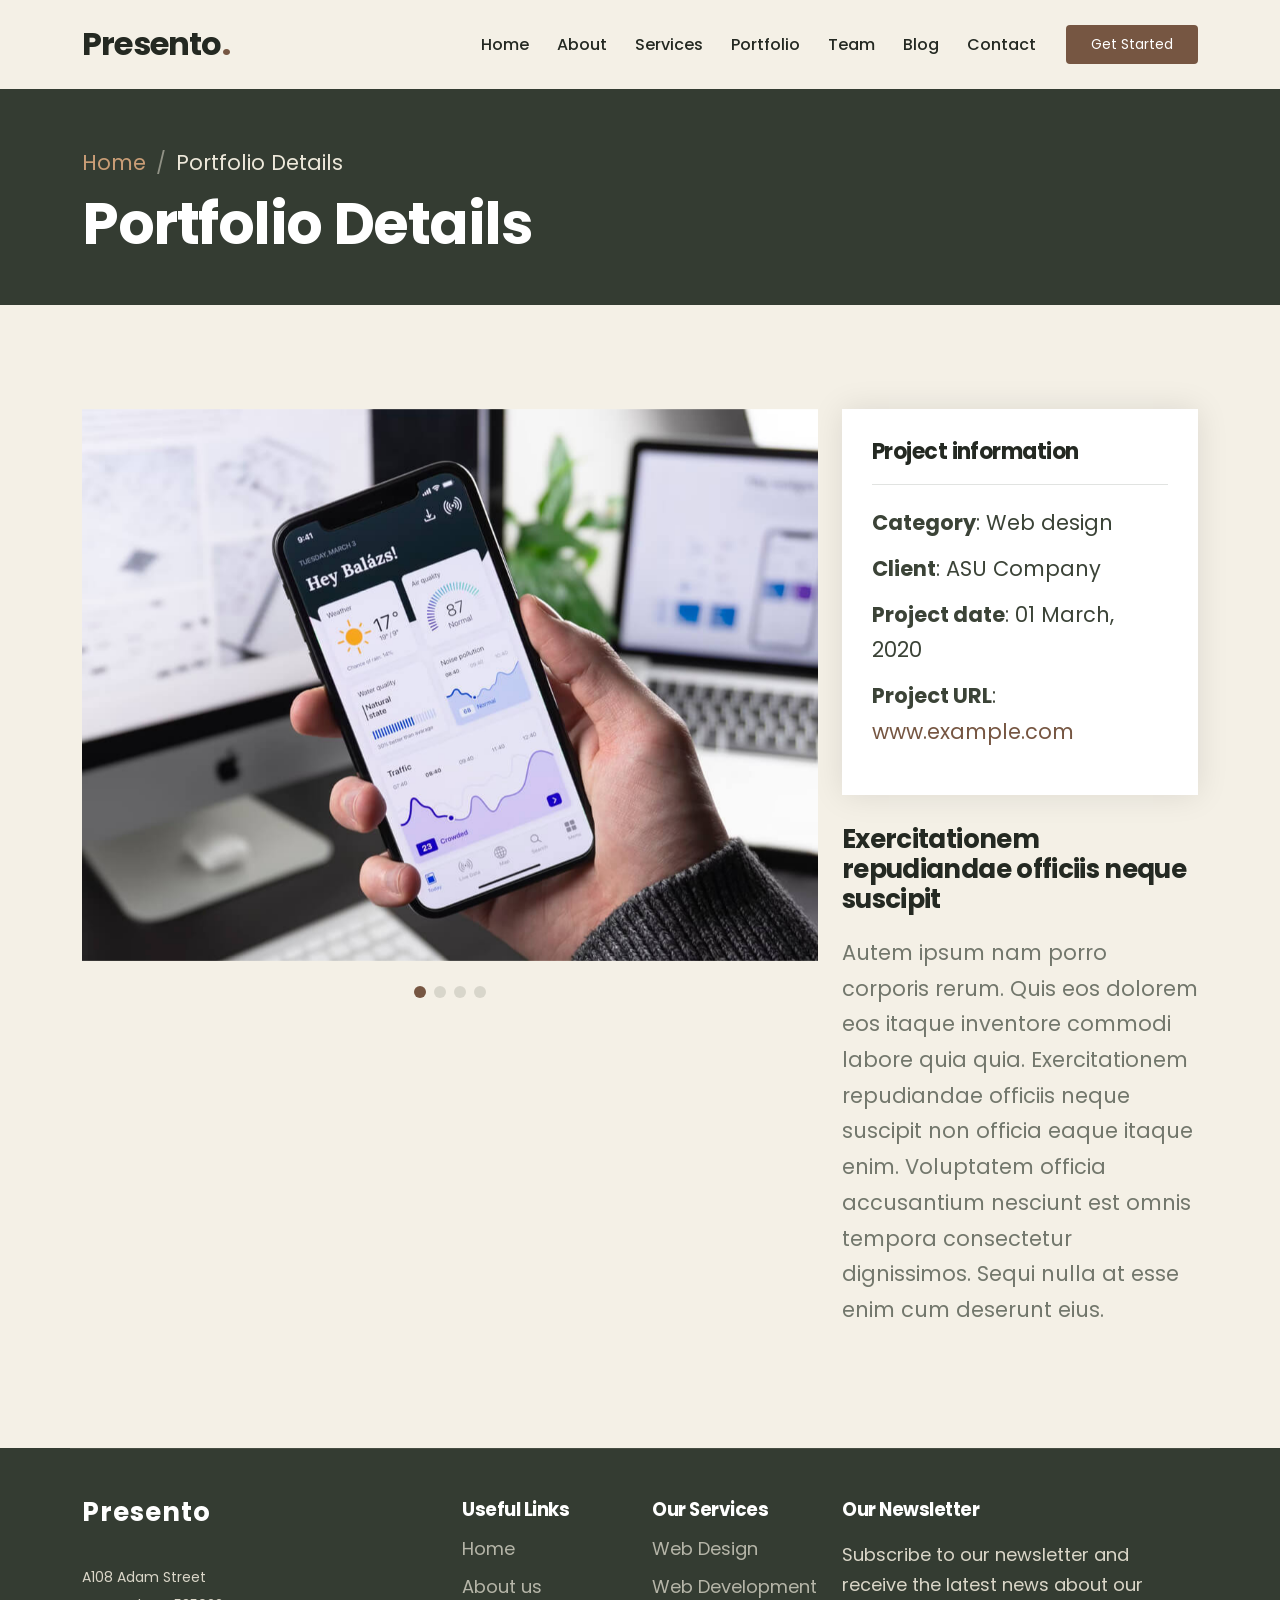
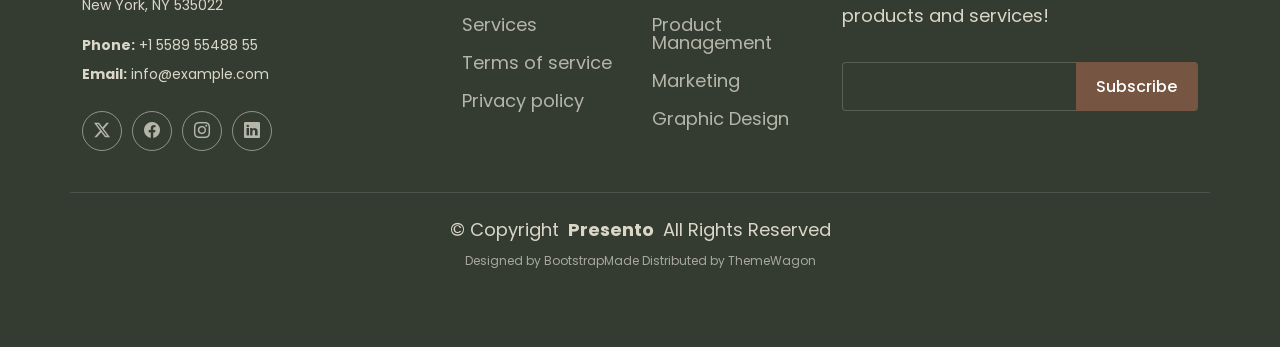
<file: portfolio-details.html>
<!DOCTYPE html>
<html lang="en">

<head>
  <meta charset="utf-8">
  <meta content="width=device-width, initial-scale=1.0" name="viewport">
  <title>Portfolio Details - Presento Bootstrap Template</title>
  <meta name="description" content="">
  <meta name="keywords" content="">

  <!-- Favicons -->
  <link href="assets/img/favicon.png" rel="icon">
  <link href="assets/img/apple-touch-icon.png" rel="apple-touch-icon">

  <!-- Fonts -->
  <link href="https://fonts.googleapis.com" rel="preconnect">
  <link href="https://fonts.gstatic.com" rel="preconnect" crossorigin>
  <link href="https://fonts.googleapis.com/css2?family=Roboto:ital,wght@0,100;0,300;0,400;0,500;0,700;0,900;1,100;1,300;1,400;1,500;1,700;1,900&family=Poppins:ital,wght@0,100;0,200;0,300;0,400;0,500;0,600;0,700;0,800;0,900;1,100;1,200;1,300;1,400;1,500;1,600;1,700;1,800;1,900&family=Raleway:ital,wght@0,100;0,200;0,300;0,400;0,500;0,600;0,700;0,800;0,900;1,100;1,200;1,300;1,400;1,500;1,600;1,700;1,800;1,900&display=swap" rel="stylesheet">

  <!-- Vendor CSS Files -->
  <link href="assets/vendor/bootstrap/css/bootstrap.min.css" rel="stylesheet">
  <link href="assets/vendor/bootstrap-icons/bootstrap-icons.css" rel="stylesheet">
  <link href="assets/vendor/aos/aos.css" rel="stylesheet">
  <link href="assets/vendor/glightbox/css/glightbox.min.css" rel="stylesheet">
  <link href="assets/vendor/swiper/swiper-bundle.min.css" rel="stylesheet">

  <!-- Main CSS File -->
  <link href="assets/css/main.css" rel="stylesheet">

  <!-- =======================================================
  * Template Name: Presento
  * Template URL: https://bootstrapmade.com/presento-bootstrap-corporate-template/
  * Updated: Aug 07 2024 with Bootstrap v5.3.3
  * Author: BootstrapMade.com
  * License: https://bootstrapmade.com/license/
  ======================================================== -->
</head>

<body class="portfolio-details-page">

  <header id="header" class="header d-flex align-items-center sticky-top">
    <div class="container-fluid container-xl position-relative d-flex align-items-center">

      <a href="index.html" class="logo d-flex align-items-center me-auto">
        <!-- Uncomment the line below if you also wish to use an image logo -->
        <!-- <img src="assets/img/logo.png" alt=""> -->
        <h1 class="sitename">Presento</h1>
        <span>.</span>
      </a>

      <nav id="navmenu" class="navmenu">
        <ul>
          <li><a href="#hero">Home<br></a></li>
          <li><a href="#about">About</a></li>
          <li><a href="#services">Services</a></li>
          <li><a href="#portfolio">Portfolio</a></li>
          <li><a href="#team">Team</a></li>
          <li><a href="blog.html">Blog</a></li>
          <li><a href="#contact">Contact</a></li>
        </ul>
        <i class="mobile-nav-toggle d-xl-none bi bi-list"></i>
      </nav>

      <a class="btn-getstarted" href="index.html#about">Get Started</a>

    </div>
  </header>

  <main class="main">

    <!-- Page Title -->
    <div class="page-title dark-background">
      <div class="container">
        <nav class="breadcrumbs">
          <ol>
            <li><a href="index.html">Home</a></li>
            <li class="current">Portfolio Details</li>
          </ol>
        </nav>
        <h1>Portfolio Details</h1>
      </div>
    </div><!-- End Page Title -->

    <!-- Portfolio Details Section -->
    <section id="portfolio-details" class="portfolio-details section">

      <div class="container" data-aos="fade-up" data-aos-delay="100">

        <div class="row gy-4">

          <div class="col-lg-8">
            <div class="portfolio-details-slider swiper init-swiper">

              <script type="application/json" class="swiper-config">
                {
                  "loop": true,
                  "speed": 600,
                  "autoplay": {
                    "delay": 5000
                  },
                  "slidesPerView": "auto",
                  "pagination": {
                    "el": ".swiper-pagination",
                    "type": "bullets",
                    "clickable": true
                  }
                }
              </script>

              <div class="swiper-wrapper align-items-center">

                <div class="swiper-slide">
                  <img src="assets/img/portfolio/app-1.jpg" alt="">
                </div>

                <div class="swiper-slide">
                  <img src="assets/img/portfolio/product-1.jpg" alt="">
                </div>

                <div class="swiper-slide">
                  <img src="assets/img/portfolio/branding-1.jpg" alt="">
                </div>

                <div class="swiper-slide">
                  <img src="assets/img/portfolio/books-1.jpg" alt="">
                </div>

              </div>
              <div class="swiper-pagination"></div>
            </div>
          </div>

          <div class="col-lg-4">
            <div class="portfolio-info" data-aos="fade-up" data-aos-delay="200">
              <h3>Project information</h3>
              <ul>
                <li><strong>Category</strong>: Web design</li>
                <li><strong>Client</strong>: ASU Company</li>
                <li><strong>Project date</strong>: 01 March, 2020</li>
                <li><strong>Project URL</strong>: <a href="#">www.example.com</a></li>
              </ul>
            </div>
            <div class="portfolio-description" data-aos="fade-up" data-aos-delay="300">
              <h2>Exercitationem repudiandae officiis neque suscipit</h2>
              <p>
                Autem ipsum nam porro corporis rerum. Quis eos dolorem eos itaque inventore commodi labore quia quia. Exercitationem repudiandae officiis neque suscipit non officia eaque itaque enim. Voluptatem officia accusantium nesciunt est omnis tempora consectetur dignissimos. Sequi nulla at esse enim cum deserunt eius.
              </p>
            </div>
          </div>

        </div>

      </div>

    </section><!-- /Portfolio Details Section -->

  </main>

  <footer id="footer" class="footer dark-background">

    <div class="container footer-top">
      <div class="row gy-4">
        <div class="col-lg-4 col-md-6 footer-about">
          <a href="index.html" class="logo d-flex align-items-center">
            <span class="sitename">Presento</span>
          </a>
          <div class="footer-contact pt-3">
            <p>A108 Adam Street</p>
            <p>New York, NY 535022</p>
            <p class="mt-3"><strong>Phone:</strong> <span>+1 5589 55488 55</span></p>
            <p><strong>Email:</strong> <span>info@example.com</span></p>
          </div>
          <div class="social-links d-flex mt-4">
            <a href=""><i class="bi bi-twitter-x"></i></a>
            <a href=""><i class="bi bi-facebook"></i></a>
            <a href=""><i class="bi bi-instagram"></i></a>
            <a href=""><i class="bi bi-linkedin"></i></a>
          </div>
        </div>

        <div class="col-lg-2 col-md-3 footer-links">
          <h4>Useful Links</h4>
          <ul>
            <li><a href="#">Home</a></li>
            <li><a href="#">About us</a></li>
            <li><a href="#">Services</a></li>
            <li><a href="#">Terms of service</a></li>
            <li><a href="#">Privacy policy</a></li>
          </ul>
        </div>

        <div class="col-lg-2 col-md-3 footer-links">
          <h4>Our Services</h4>
          <ul>
            <li><a href="#">Web Design</a></li>
            <li><a href="#">Web Development</a></li>
            <li><a href="#">Product Management</a></li>
            <li><a href="#">Marketing</a></li>
            <li><a href="#">Graphic Design</a></li>
          </ul>
        </div>

        <div class="col-lg-4 col-md-12 footer-newsletter">
          <h4>Our Newsletter</h4>
          <p>Subscribe to our newsletter and receive the latest news about our products and services!</p>
          <form action="forms/newsletter.php" method="post" class="php-email-form">
            <div class="newsletter-form"><input type="email" name="email"><input type="submit" value="Subscribe"></div>
            <div class="loading">Loading</div>
            <div class="error-message"></div>
            <div class="sent-message">Your subscription request has been sent. Thank you!</div>
          </form>
        </div>

      </div>
    </div>

    <div class="container copyright text-center mt-4">
      <p>© <span>Copyright</span> <strong class="px-1 sitename">Presento</strong> <span>All Rights Reserved</span></p>
      <div class="credits">
        <!-- All the links in the footer should remain intact. -->
        <!-- You can delete the links only if you've purchased the pro version. -->
        <!-- Licensing information: https://bootstrapmade.com/license/ -->
        <!-- Purchase the pro version with working PHP/AJAX contact form: [buy-url] -->
        Designed by <a href="https://bootstrapmade.com/">BootstrapMade</a> Distributed by <a href=“https://themewagon.com>ThemeWagon
      </div>
    </div>

  </footer>

  <!-- Scroll Top -->
  <a href="#" id="scroll-top" class="scroll-top d-flex align-items-center justify-content-center"><i class="bi bi-arrow-up-short"></i></a>

  <!-- Vendor JS Files -->
  <script src="assets/vendor/bootstrap/js/bootstrap.bundle.min.js"></script>
  <script src="assets/vendor/php-email-form/validate.js"></script>
  <script src="assets/vendor/aos/aos.js"></script>
  <script src="assets/vendor/glightbox/js/glightbox.min.js"></script>
  <script src="assets/vendor/swiper/swiper-bundle.min.js"></script>
  <script src="assets/vendor/purecounter/purecounter_vanilla.js"></script>
  <script src="assets/vendor/imagesloaded/imagesloaded.pkgd.min.js"></script>
  <script src="assets/vendor/isotope-layout/isotope.pkgd.min.js"></script>

  <!-- Main JS File -->
  <script src="assets/js/main.js"></script>

</body>

</html>
</file>
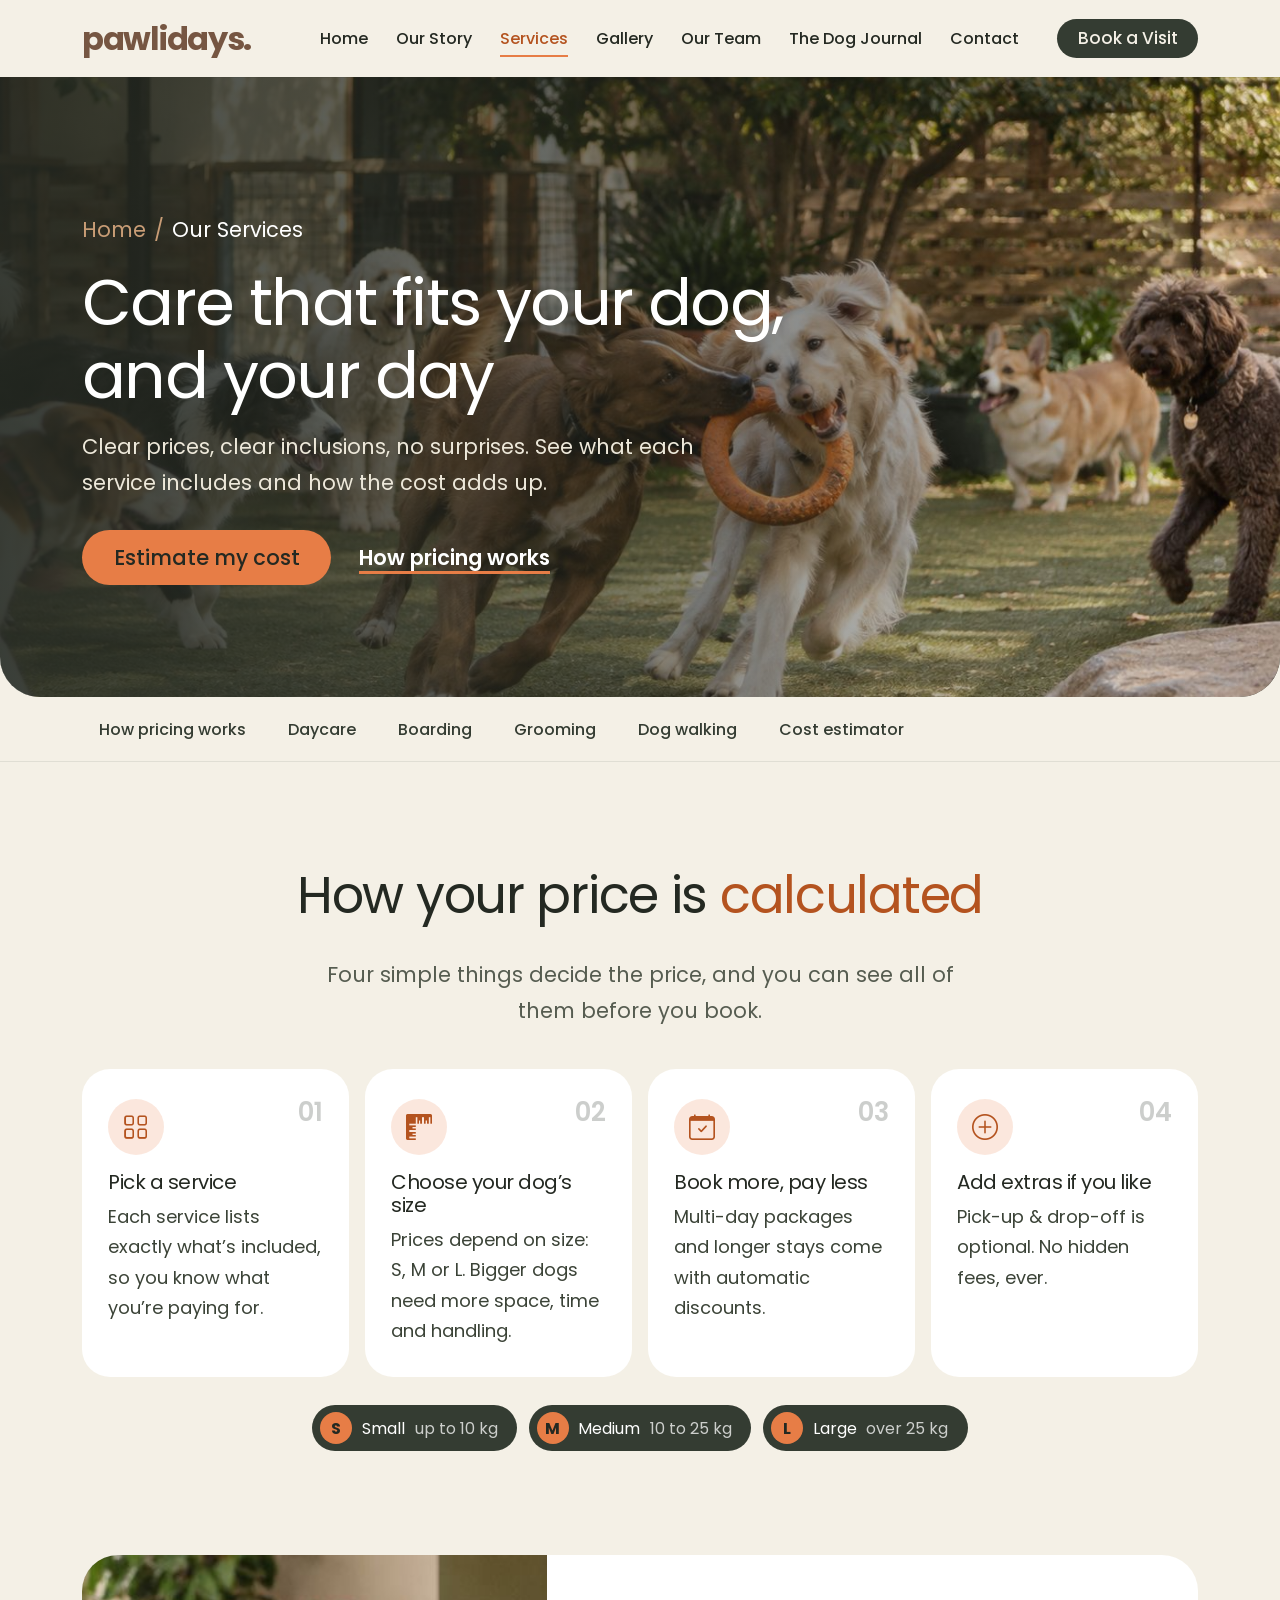
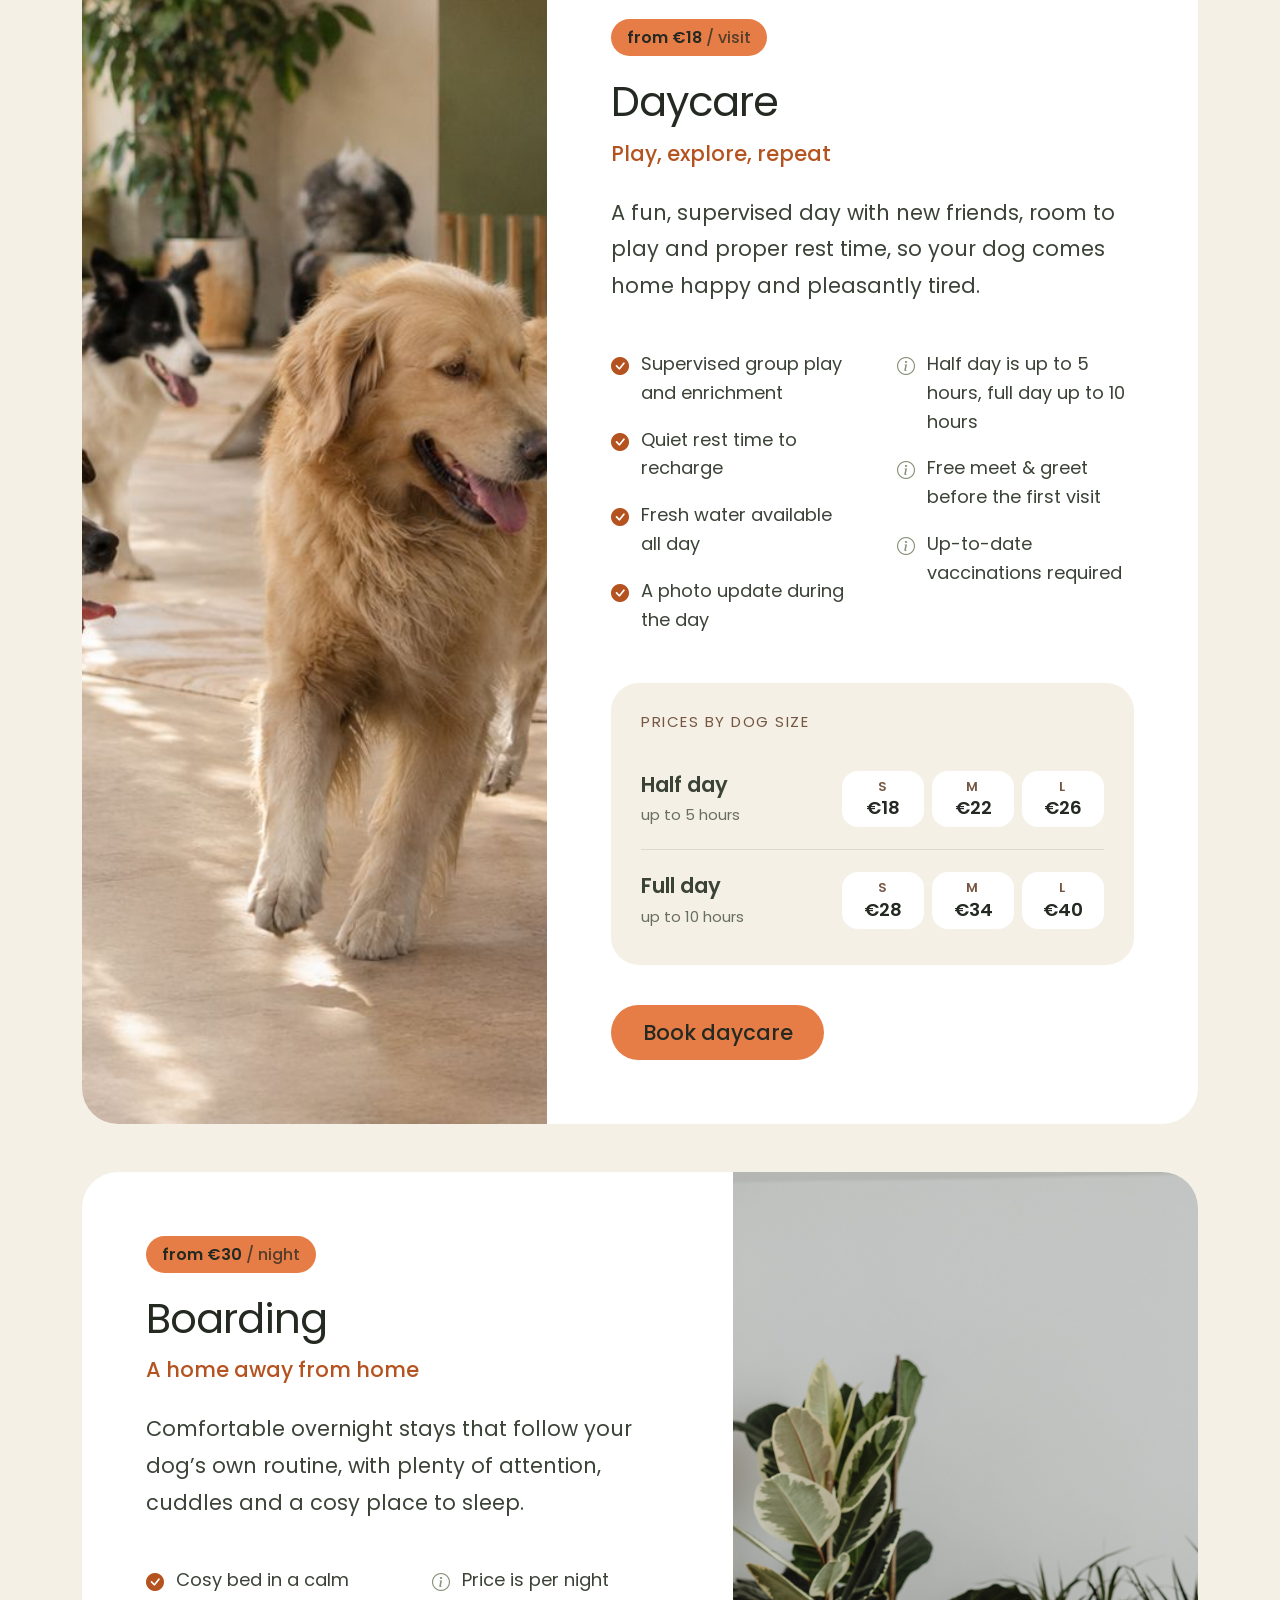
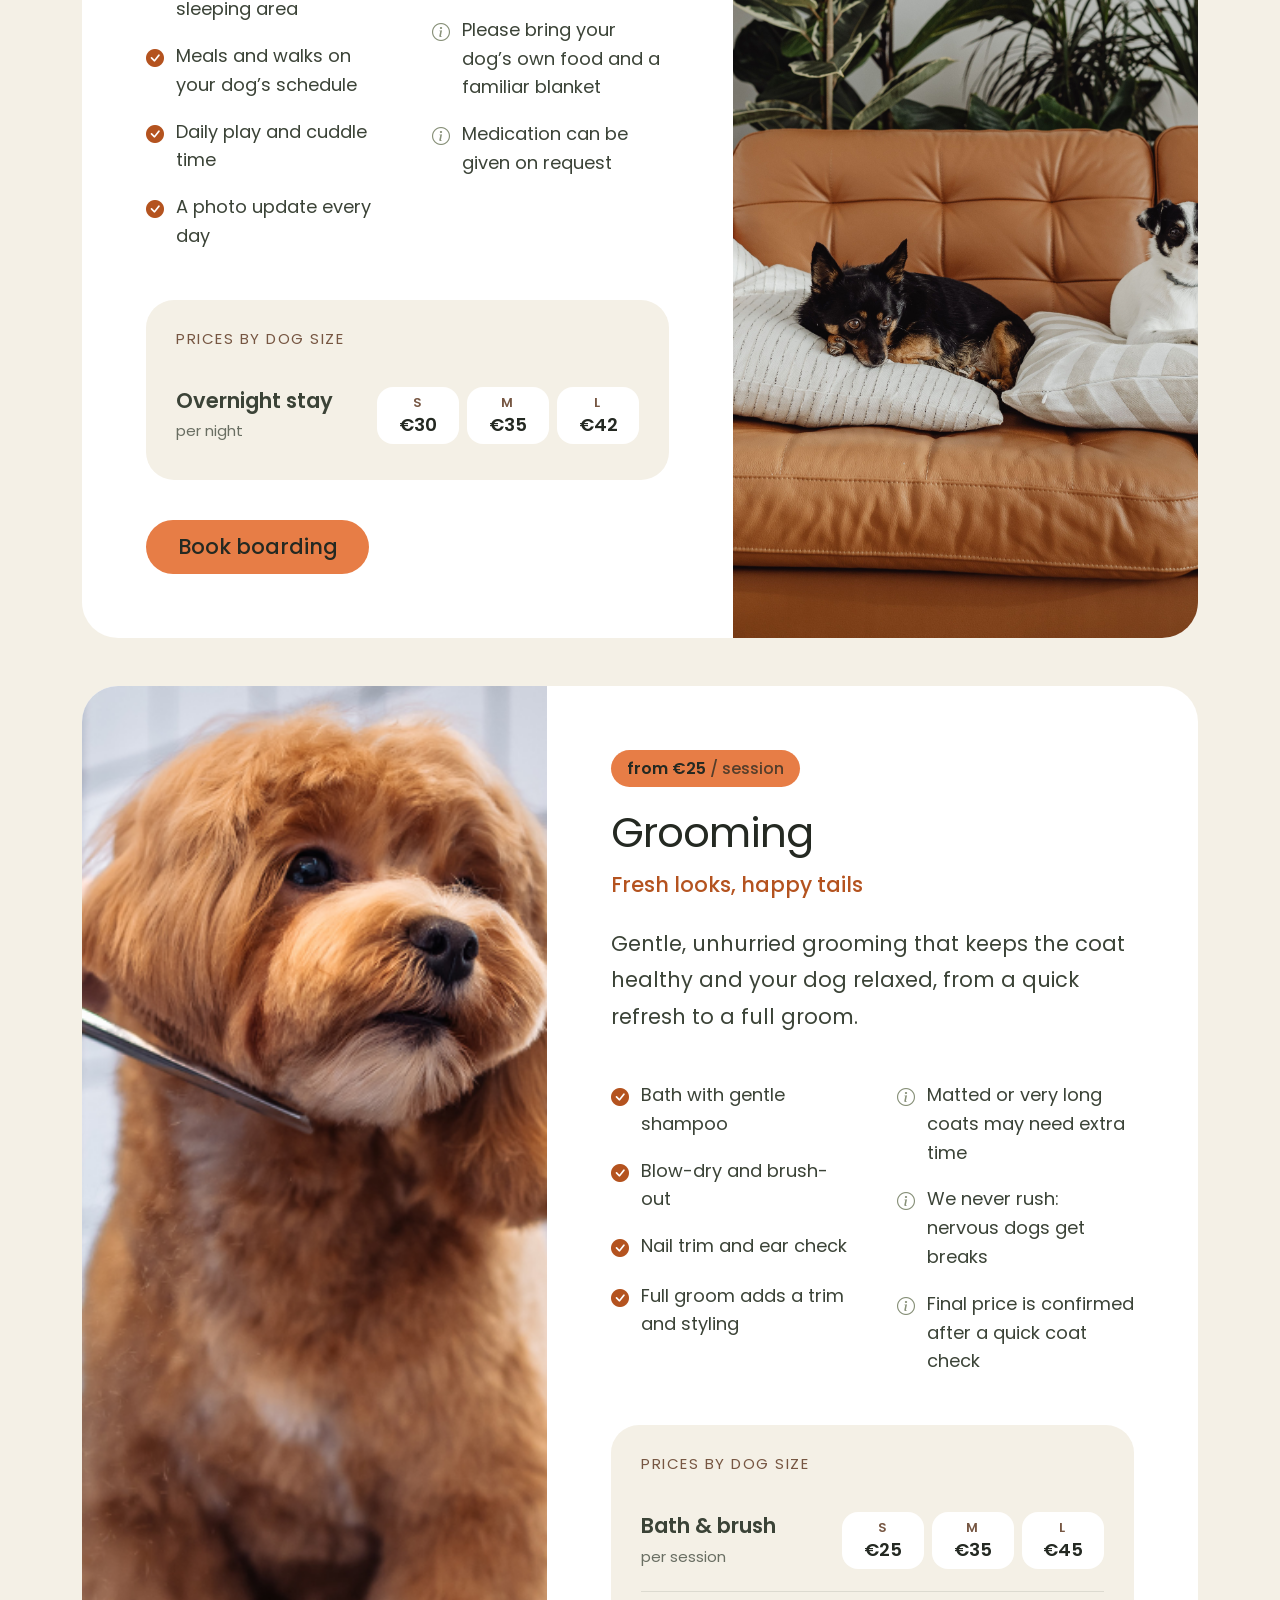
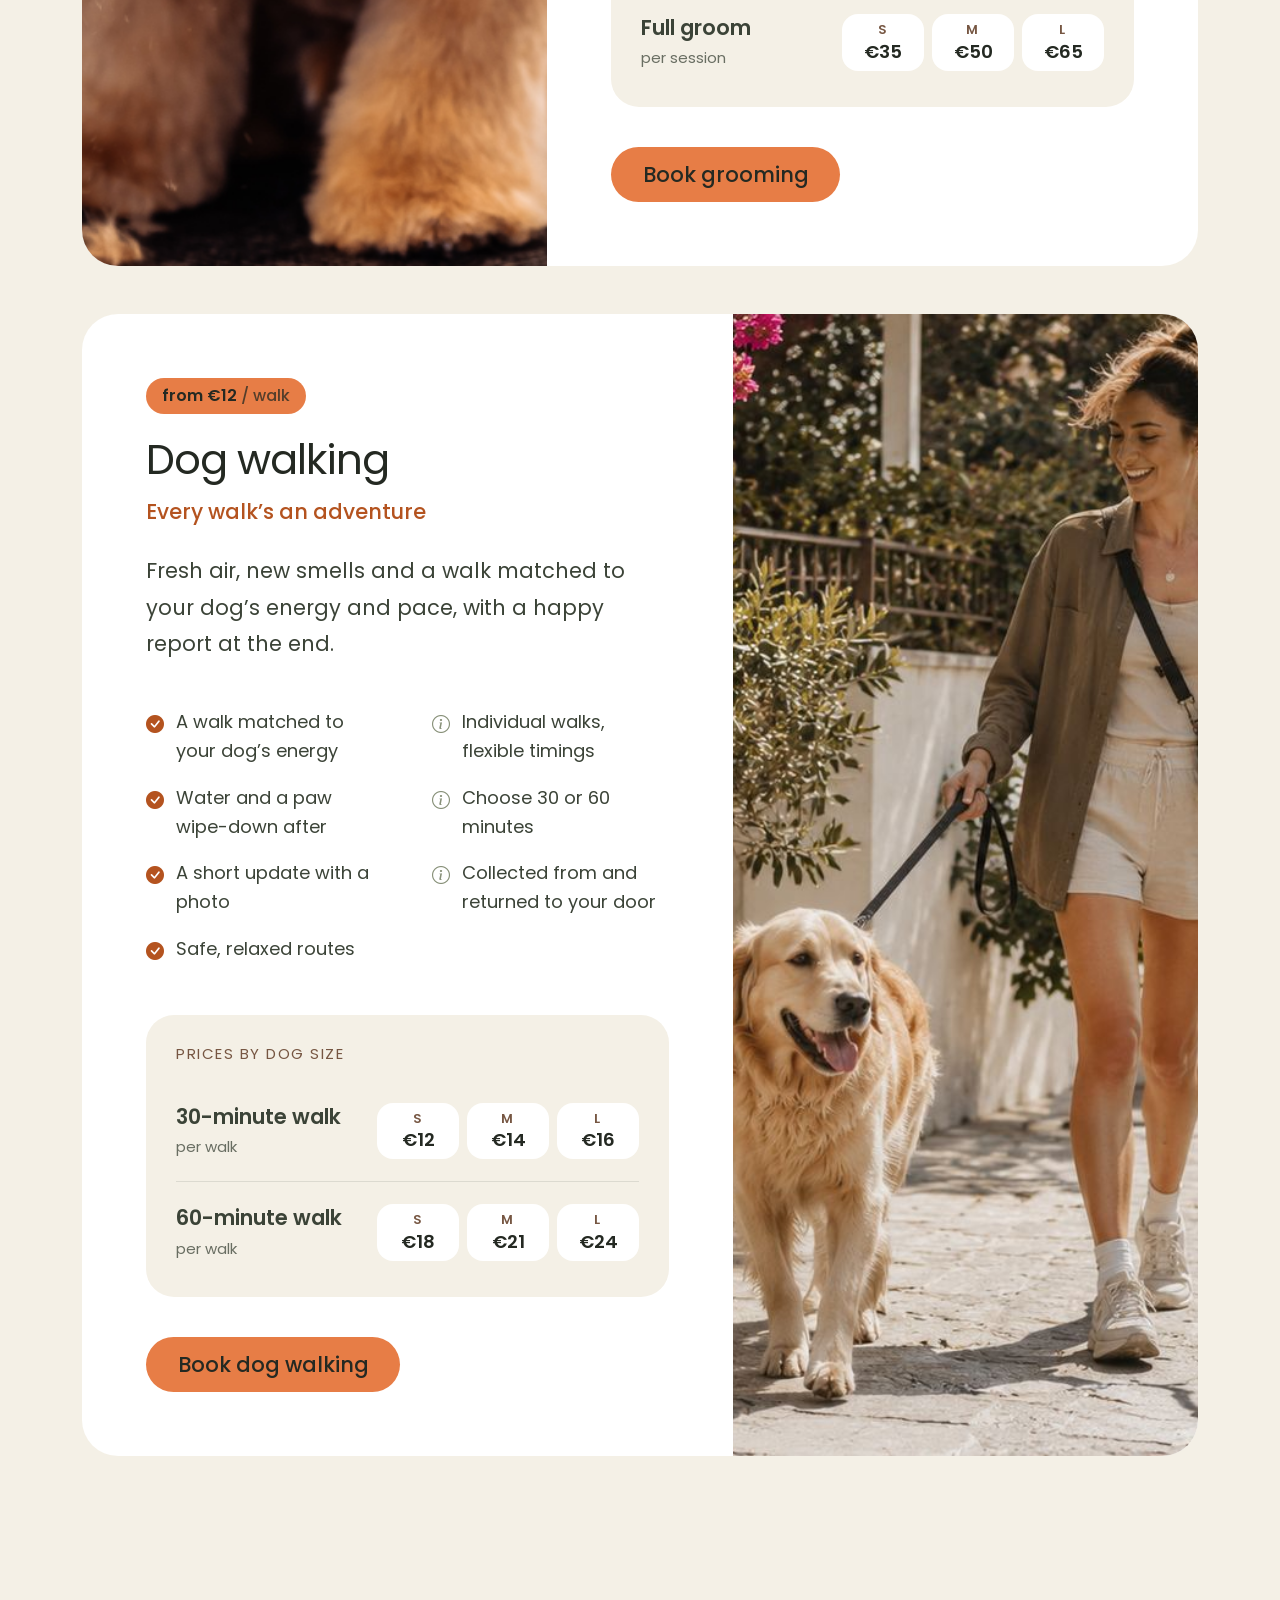
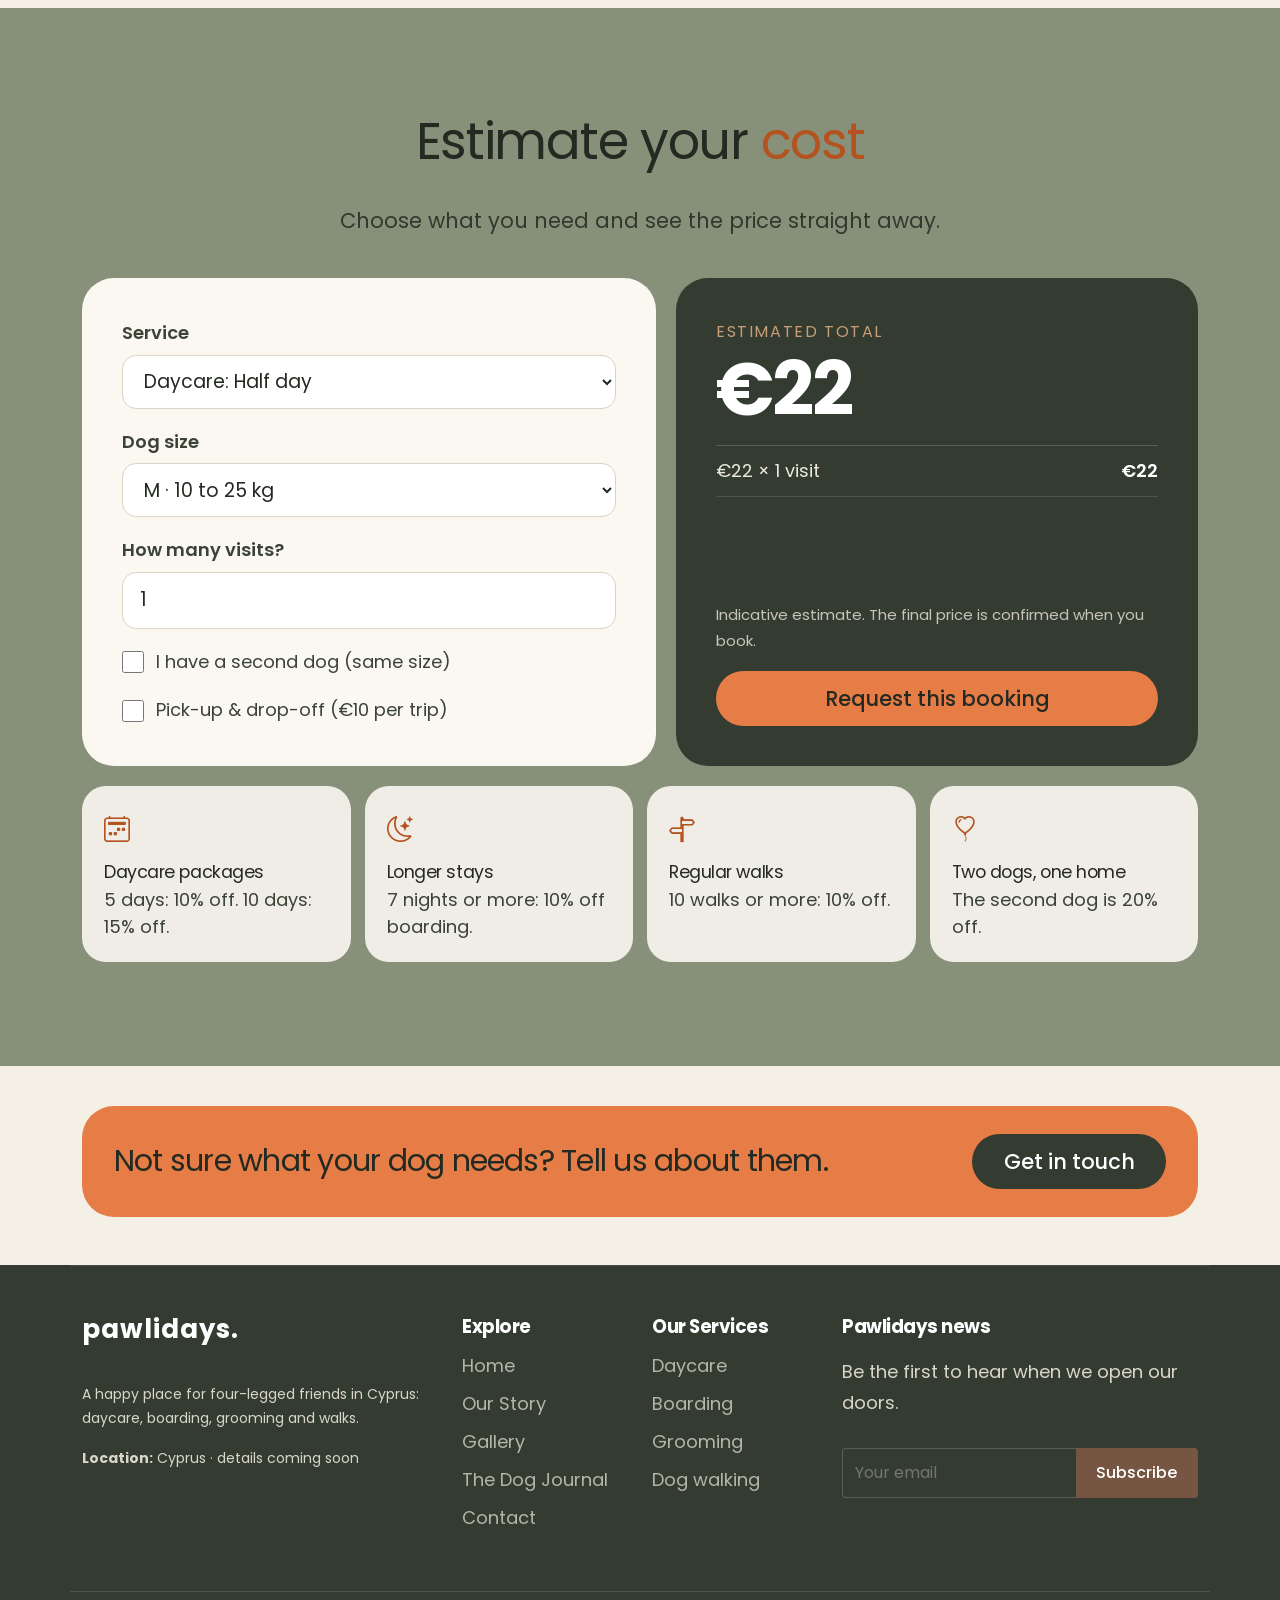
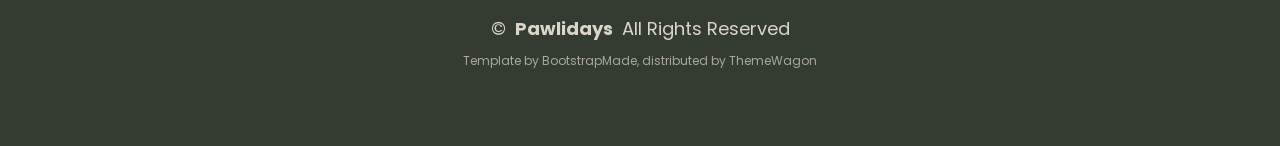
<file: service-details.html>
<!DOCTYPE html>
<html lang="en">

<head>
  <meta charset="utf-8">
  <meta content="width=device-width, initial-scale=1.0" name="viewport">
  <meta name="theme-color" content="#343C32">
  <title>Our Services | Pawlidays</title>
  <meta name="description" content="Pawlidays: dog daycare, boarding, grooming and walks in Cyprus.">
  <meta name="keywords" content="">

  <!-- Favicons -->
  <link href="assets/img/favicon.png" rel="icon">
  <link href="assets/img/apple-touch-icon.png" rel="apple-touch-icon">

  <link rel="preconnect" href="https://fonts.googleapis.com">
  <link rel="preconnect" href="https://fonts.gstatic.com" crossorigin>
  <link href="https://fonts.googleapis.com/css2?family=Poppins:wght@400;500;600;700&display=swap" rel="stylesheet">
  <!-- Vendor CSS Files -->
  <link href="assets/vendor/bootstrap/css/bootstrap.min.css" rel="stylesheet">
  <link href="assets/vendor/bootstrap-icons/bootstrap-icons.css" rel="stylesheet">
  <link href="assets/vendor/aos/aos.css" rel="stylesheet">
  <link href="assets/vendor/glightbox/css/glightbox.min.css" rel="stylesheet">
  <link href="assets/vendor/swiper/swiper-bundle.min.css" rel="stylesheet">

  <!-- Main CSS File -->
  <link href="assets/css/main.css" rel="stylesheet">

  </head>

<body class="service-details-page">

  <a class="skip-link" href="#main">Skip to content</a>
<header id="header" class="header paw-header d-flex align-items-center sticky-top">
  <div class="container-fluid container-xl position-relative d-flex align-items-center">
    <a href="index.html" class="logo d-flex align-items-center me-auto" aria-label="Pawlidays home">
      <span class="paw-brand">pawlidays<span class="paw-brand-dot">.</span></span>
    </a>
    <nav id="navmenu" class="navmenu" aria-label="Main">
      <ul>
        <li><a href="index.html">Home</a></li>
        <li><a href="index.html#about">Our Story</a></li>
        <li><a href="service-details.html" class="active">Services</a></li>
        <li><a href="index.html#portfolio">Gallery</a></li>
        <li><a href="index.html#team">Our Team</a></li>
        <li><a href="blog.html">The Dog Journal</a></li>
        <li><a href="index.html#contact">Contact</a></li>
        <li class="d-xl-none"><a href="index.html#contact">Book a Visit</a></li>
      </ul>
      <button type="button" class="mobile-nav-toggle d-xl-none bi bi-list" aria-label="Open menu" aria-expanded="false"></button>
    </nav>
    <a class="paw-nav-button" href="index.html#contact">Book a Visit</a>
  </div>
</header>
<main class="main" id="main">

    <!-- Photo hero -->
    <section class="sv-hero">
      <img src="assets/img/dogs_together5.jpg" alt="Dogs playing together at Pawlidays" width="1400" height="934" fetchpriority="high">
      <div class="container">
        <nav class="breadcrumbs" aria-label="Breadcrumb"><ol><li><a href="index.html">Home</a></li><li class="current">Our Services</li></ol></nav>
        <h1>Care that fits your dog, and your day</h1>
        <p>Clear prices, clear inclusions, no surprises. See what each service includes and how the cost adds up.</p>
        <div class="paw-hero-actions"><a class="paw-primary-button" href="#estimator">Estimate my cost</a><a class="sv-hero-link" href="#how">How pricing works</a></div>
      </div>
    </section>

    <div class="sv-tabs"><div class="container"><nav aria-label="Page sections"><a href="#how">How pricing works</a><a href="#daycare">Daycare</a><a href="#boarding">Boarding</a><a href="#grooming">Grooming</a><a href="#walking">Dog walking</a><a href="#estimator">Cost estimator</a></nav></div></div>

    <!-- How pricing works -->
    <section id="how" class="section">
      <div class="container">
        <div class="section-title"><h2>How your price is <span class="hl">calculated</span></h2><p>Four simple things decide the price, and you can see all of them before you book.</p></div>
        <div class="sv-steps"><div class="sv-step"><i class="bi bi-grid"></i><span class="sv-stepn">01</span><h3>Pick a service</h3><p>Each service lists exactly what’s included, so you know what you’re paying for.</p></div><div class="sv-step"><i class="bi bi-rulers"></i><span class="sv-stepn">02</span><h3>Choose your dog’s size</h3><p>Prices depend on size: S, M or L. Bigger dogs need more space, time and handling.</p></div><div class="sv-step"><i class="bi bi-calendar-check"></i><span class="sv-stepn">03</span><h3>Book more, pay less</h3><p>Multi-day packages and longer stays come with automatic discounts.</p></div><div class="sv-step"><i class="bi bi-plus-circle"></i><span class="sv-stepn">04</span><h3>Add extras if you like</h3><p>Pick-up & drop-off is optional. No hidden fees, ever.</p></div></div>
        <div class="sv-sizes" role="list" aria-label="Dog sizes">
          <div role="listitem"><b>S</b> Small <span>up to 10 kg</span></div>
          <div role="listitem"><b>M</b> Medium <span>10 to 25 kg</span></div>
          <div role="listitem"><b>L</b> Large <span>over 25 kg</span></div>
        </div>
      </div>
    </section>

    <!-- Services -->
    <section id="services-list" class="section pt-0">
      <div class="container">
      <article id="daycare" class="sv-card">
        <div class="sv-media"><img src="assets/img/dogs_together.jpg" alt="Daycare at Pawlidays" loading="lazy" width="1400" height="934"></div>
        <div class="sv-body">
          <div class="sv-top"><span class="sv-from">from €18 <small>/ visit</small></span></div>
          <h2>Daycare</h2><p class="sv-tag">Play, explore, repeat</p><p>A fun, supervised day with new friends, room to play and proper rest time, so your dog comes home happy and pleasantly tired.</p>
          <div class="sv-two">
            <div><ul class="sv-list"><li><i class="bi bi-check-circle-fill"></i><span>Supervised group play and enrichment</span></li><li><i class="bi bi-check-circle-fill"></i><span>Quiet rest time to recharge</span></li><li><i class="bi bi-check-circle-fill"></i><span>Fresh water available all day</span></li><li><i class="bi bi-check-circle-fill"></i><span>A photo update during the day</span></li></ul></div>
            <div><ul class="sv-list know"><li><i class="bi bi-info-circle"></i><span>Half day is up to 5 hours, full day up to 10 hours</span></li><li><i class="bi bi-info-circle"></i><span>Free meet & greet before the first visit</span></li><li><i class="bi bi-info-circle"></i><span>Up-to-date vaccinations required</span></li></ul></div>
          </div>
          <div class="sv-prices"><h4>Prices by dog size</h4>
          <div class="price-row" data-group="daycare" data-item="Half day" data-unit="visit" data-s="18" data-m="22" data-l="26">
            <div class="price-name"><strong>Half day</strong><span>up to 5 hours</span></div>
            <div class="price-chips"><div><small>S</small><b>€18</b></div><div><small>M</small><b>€22</b></div><div><small>L</small><b>€26</b></div></div>
          </div>
          <div class="price-row" data-group="daycare" data-item="Full day" data-unit="visit" data-s="28" data-m="34" data-l="40">
            <div class="price-name"><strong>Full day</strong><span>up to 10 hours</span></div>
            <div class="price-chips"><div><small>S</small><b>€28</b></div><div><small>M</small><b>€34</b></div><div><small>L</small><b>€40</b></div></div>
          </div>
          </div>
          <a class="paw-primary-button" href="index.html?service=Daycare#contact">Book daycare</a>
        </div>
      </article>
      <article id="boarding" class="sv-card">
        <div class="sv-media"><img src="assets/img/dog_sleeping.jpg" alt="Boarding at Pawlidays" loading="lazy" width="1400" height="934"></div>
        <div class="sv-body">
          <div class="sv-top"><span class="sv-from">from €30 <small>/ night</small></span></div>
          <h2>Boarding</h2><p class="sv-tag">A home away from home</p><p>Comfortable overnight stays that follow your dog’s own routine, with plenty of attention, cuddles and a cosy place to sleep.</p>
          <div class="sv-two">
            <div><ul class="sv-list"><li><i class="bi bi-check-circle-fill"></i><span>Cosy bed in a calm sleeping area</span></li><li><i class="bi bi-check-circle-fill"></i><span>Meals and walks on your dog’s schedule</span></li><li><i class="bi bi-check-circle-fill"></i><span>Daily play and cuddle time</span></li><li><i class="bi bi-check-circle-fill"></i><span>A photo update every day</span></li></ul></div>
            <div><ul class="sv-list know"><li><i class="bi bi-info-circle"></i><span>Price is per night</span></li><li><i class="bi bi-info-circle"></i><span>Please bring your dog’s own food and a familiar blanket</span></li><li><i class="bi bi-info-circle"></i><span>Medication can be given on request</span></li></ul></div>
          </div>
          <div class="sv-prices"><h4>Prices by dog size</h4>
          <div class="price-row" data-group="boarding" data-item="Overnight stay" data-unit="night" data-s="30" data-m="35" data-l="42">
            <div class="price-name"><strong>Overnight stay</strong><span>per night</span></div>
            <div class="price-chips"><div><small>S</small><b>€30</b></div><div><small>M</small><b>€35</b></div><div><small>L</small><b>€42</b></div></div>
          </div>
          </div>
          <a class="paw-primary-button" href="index.html?service=Boarding#contact">Book boarding</a>
        </div>
      </article>
      <article id="grooming" class="sv-card">
        <div class="sv-media"><img src="assets/img/grooming1.jpg" alt="Grooming at Pawlidays" loading="lazy" width="1400" height="934"></div>
        <div class="sv-body">
          <div class="sv-top"><span class="sv-from">from €25 <small>/ session</small></span></div>
          <h2>Grooming</h2><p class="sv-tag">Fresh looks, happy tails</p><p>Gentle, unhurried grooming that keeps the coat healthy and your dog relaxed, from a quick refresh to a full groom.</p>
          <div class="sv-two">
            <div><ul class="sv-list"><li><i class="bi bi-check-circle-fill"></i><span>Bath with gentle shampoo</span></li><li><i class="bi bi-check-circle-fill"></i><span>Blow-dry and brush-out</span></li><li><i class="bi bi-check-circle-fill"></i><span>Nail trim and ear check</span></li><li><i class="bi bi-check-circle-fill"></i><span>Full groom adds a trim and styling</span></li></ul></div>
            <div><ul class="sv-list know"><li><i class="bi bi-info-circle"></i><span>Matted or very long coats may need extra time</span></li><li><i class="bi bi-info-circle"></i><span>We never rush: nervous dogs get breaks</span></li><li><i class="bi bi-info-circle"></i><span>Final price is confirmed after a quick coat check</span></li></ul></div>
          </div>
          <div class="sv-prices"><h4>Prices by dog size</h4>
          <div class="price-row" data-group="grooming" data-item="Bath & brush" data-unit="session" data-s="25" data-m="35" data-l="45">
            <div class="price-name"><strong>Bath & brush</strong><span>per session</span></div>
            <div class="price-chips"><div><small>S</small><b>€25</b></div><div><small>M</small><b>€35</b></div><div><small>L</small><b>€45</b></div></div>
          </div>
          <div class="price-row" data-group="grooming" data-item="Full groom" data-unit="session" data-s="35" data-m="50" data-l="65">
            <div class="price-name"><strong>Full groom</strong><span>per session</span></div>
            <div class="price-chips"><div><small>S</small><b>€35</b></div><div><small>M</small><b>€50</b></div><div><small>L</small><b>€65</b></div></div>
          </div>
          </div>
          <a class="paw-primary-button" href="index.html?service=Grooming#contact">Book grooming</a>
        </div>
      </article>
      <article id="walking" class="sv-card">
        <div class="sv-media"><img src="assets/img/walking1.jpg" alt="Dog walking at Pawlidays" loading="lazy" width="1400" height="934"></div>
        <div class="sv-body">
          <div class="sv-top"><span class="sv-from">from €12 <small>/ walk</small></span></div>
          <h2>Dog walking</h2><p class="sv-tag">Every walk’s an adventure</p><p>Fresh air, new smells and a walk matched to your dog’s energy and pace, with a happy report at the end.</p>
          <div class="sv-two">
            <div><ul class="sv-list"><li><i class="bi bi-check-circle-fill"></i><span>A walk matched to your dog’s energy</span></li><li><i class="bi bi-check-circle-fill"></i><span>Water and a paw wipe-down after</span></li><li><i class="bi bi-check-circle-fill"></i><span>A short update with a photo</span></li><li><i class="bi bi-check-circle-fill"></i><span>Safe, relaxed routes</span></li></ul></div>
            <div><ul class="sv-list know"><li><i class="bi bi-info-circle"></i><span>Individual walks, flexible timings</span></li><li><i class="bi bi-info-circle"></i><span>Choose 30 or 60 minutes</span></li><li><i class="bi bi-info-circle"></i><span>Collected from and returned to your door</span></li></ul></div>
          </div>
          <div class="sv-prices"><h4>Prices by dog size</h4>
          <div class="price-row" data-group="walking" data-item="30-minute walk" data-unit="walk" data-s="12" data-m="14" data-l="16">
            <div class="price-name"><strong>30-minute walk</strong><span>per walk</span></div>
            <div class="price-chips"><div><small>S</small><b>€12</b></div><div><small>M</small><b>€14</b></div><div><small>L</small><b>€16</b></div></div>
          </div>
          <div class="price-row" data-group="walking" data-item="60-minute walk" data-unit="walk" data-s="18" data-m="21" data-l="24">
            <div class="price-name"><strong>60-minute walk</strong><span>per walk</span></div>
            <div class="price-chips"><div><small>S</small><b>€18</b></div><div><small>M</small><b>€21</b></div><div><small>L</small><b>€24</b></div></div>
          </div>
          </div>
          <a class="paw-primary-button" href="index.html?service=Dog%20walking#contact">Book dog walking</a>
        </div>
      </article>
      </div>
    </section>

    <!-- Estimator -->
    <section id="estimator" class="section sv-est-section">
      <div class="container">
        <div class="section-title"><h2>Estimate your <span class="hl">cost</span></h2><p>Choose what you need and see the price straight away.</p></div>
        <div class="sv-est">
          <form id="estimator-form" class="sv-form" onsubmit="return false">
            <div class="sv-field"><label for="e-item">Service</label><select id="e-item"></select></div>
            <div class="sv-field"><label for="e-size">Dog size</label><select id="e-size"><option value="s">S · up to 10 kg</option><option value="m" selected>M · 10 to 25 kg</option><option value="l">L · over 25 kg</option></select></div>
            <div class="sv-field"><label for="e-qty" id="e-qty-label">How many visits?</label><input id="e-qty" type="number" min="1" max="60" value="1" inputmode="numeric"></div>
            <label class="sv-check"><input type="checkbox" id="e-dog2"><span>I have a second dog (same size)</span></label>
            <label class="sv-check" id="e-ride-wrap"><input type="checkbox" id="e-ride"><span>Pick-up &amp; drop-off (€10 per trip)</span></label>
          </form>
          <div class="sv-result" aria-live="polite"><p class="sv-result-label">Estimated total</p><p class="sv-total" id="e-total">€0</p><ul id="e-lines"></ul><p class="sv-note">Indicative estimate. The final price is confirmed when you book.</p><a class="paw-primary-button" href="index.html#contact">Request this booking</a></div>
        </div>
        <div class="sv-deals">
          <div><i class="bi bi-calendar2-week"></i><h3>Daycare packages</h3><p>5 days: 10% off. 10 days: 15% off.</p></div>
          <div><i class="bi bi-moon-stars"></i><h3>Longer stays</h3><p>7 nights or more: 10% off boarding.</p></div>
          <div><i class="bi bi-signpost-split"></i><h3>Regular walks</h3><p>10 walks or more: 10% off.</p></div>
          <div><i class="bi bi-balloon-heart"></i><h3>Two dogs, one home</h3><p>The second dog is 20% off.</p></div>
        </div>
      </div>
    </section>

    <div class="container pb-5"><div class="paw-services-footer"><h3>Not sure what your dog needs? Tell us about them.</h3><a class="paw-services-cta" href="index.html#contact">Get in touch</a></div></div>
  </main>
<footer id="footer" class="footer dark-background">
  <div class="container footer-top">
    <div class="row gy-4">
      <div class="col-lg-4 col-md-6 footer-about">
        <a href="index.html" class="logo d-flex align-items-center"><span class="paw-brand">pawlidays<span class="paw-brand-dot">.</span></span></a>
        <p class="pt-3">A happy place for four-legged friends in Cyprus: daycare, boarding, grooming and walks.</p>
        <p class="mb-0"><strong>Location:</strong> Cyprus · details coming soon</p>
      </div>
      <div class="col-lg-2 col-md-3 col-6 footer-links">
        <h4>Explore</h4>
        <ul>
          <li><a href="index.html">Home</a></li>
          <li><a href="index.html#about">Our Story</a></li>
          <li><a href="index.html#portfolio">Gallery</a></li>
          <li><a href="blog.html">The Dog Journal</a></li>
          <li><a href="index.html#contact">Contact</a></li>
        </ul>
      </div>
      <div class="col-lg-2 col-md-3 col-6 footer-links">
        <h4>Our Services</h4>
        <ul>
          <li><a href="service-details.html#daycare">Daycare</a></li>
          <li><a href="service-details.html#boarding">Boarding</a></li>
          <li><a href="service-details.html#grooming">Grooming</a></li>
          <li><a href="service-details.html#walking">Dog walking</a></li>
        </ul>
      </div>
      <div class="col-lg-4 col-md-12 footer-newsletter">
        <h4>Pawlidays news</h4>
        <p>Be the first to hear when we open our doors.</p>
        <form action="forms/newsletter.php" method="post" class="php-email-form footer-form">
          <div class="newsletter-form"><label class="visually-hidden-label" for="nl-email">Email address</label><input id="nl-email" type="email" name="email" placeholder="Your email" autocomplete="email" required><input type="submit" value="Subscribe"></div>
          <div class="loading">Loading</div><div class="error-message"></div>
          <div class="sent-message">Thank you, you're on the list!</div>
        </form>
      </div>
    </div>
  </div>
  <div class="container copyright text-center mt-4">
    <p class="mb-0">© <strong class="px-1">Pawlidays</strong> All Rights Reserved</p>
    <div class="credits">Template by <a href="https://bootstrapmade.com/">BootstrapMade</a>, distributed by <a href="https://themewagon.com">ThemeWagon</a></div>
  </div>
</footer>
<a href="#" id="scroll-top" class="scroll-top d-flex align-items-center justify-content-center" aria-label="Back to top"><i class="bi bi-arrow-up-short"></i></a>
<!-- Vendor JS Files -->
  <script src="assets/vendor/bootstrap/js/bootstrap.bundle.min.js"></script>
  <script src="assets/vendor/php-email-form/validate.js"></script>
  <script src="assets/vendor/aos/aos.js"></script>
  <script src="assets/vendor/glightbox/js/glightbox.min.js"></script>
  <script src="assets/vendor/swiper/swiper-bundle.min.js"></script>

  <!-- Main JS File -->
  <script src="assets/js/main.js"></script>
  <script src="assets/js/services.js"></script>

</body>

</html>
</file>
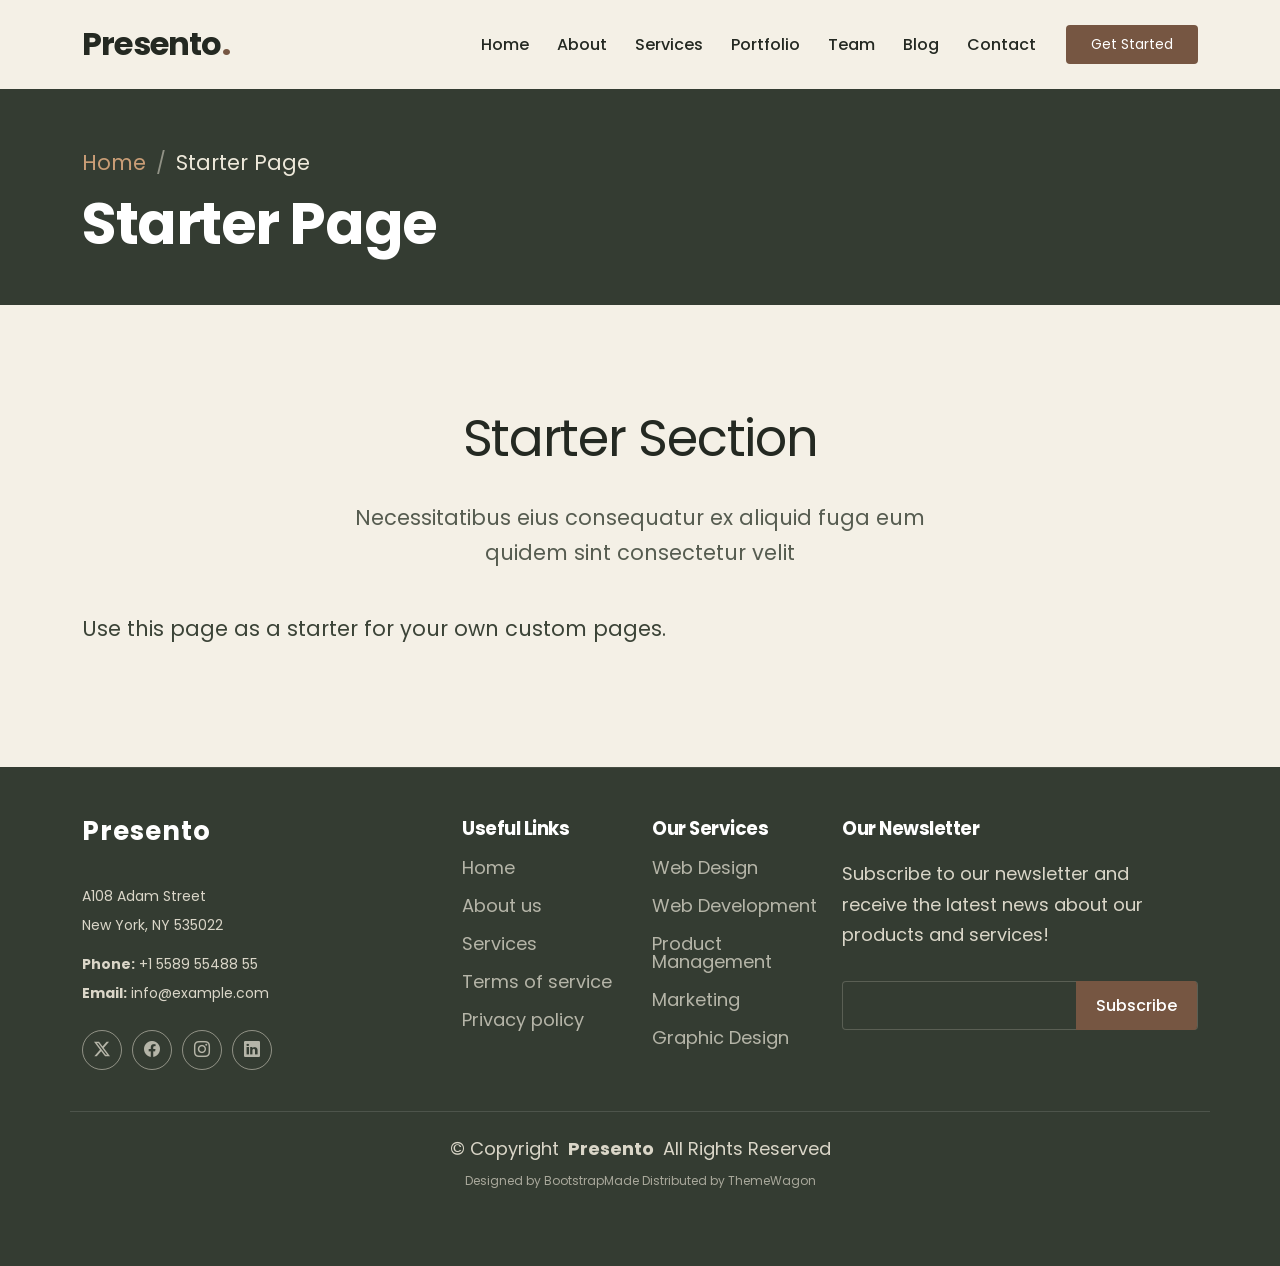
<file: starter-page.html>
<!DOCTYPE html>
<html lang="en">

<head>
  <meta charset="utf-8">
  <meta content="width=device-width, initial-scale=1.0" name="viewport">
  <title>Starter Page - Presento Bootstrap Template</title>
  <meta name="description" content="">
  <meta name="keywords" content="">

  <!-- Favicons -->
  <link href="assets/img/favicon.png" rel="icon">
  <link href="assets/img/apple-touch-icon.png" rel="apple-touch-icon">

  <!-- Fonts -->
  <link href="https://fonts.googleapis.com" rel="preconnect">
  <link href="https://fonts.gstatic.com" rel="preconnect" crossorigin>
  <link href="https://fonts.googleapis.com/css2?family=Roboto:ital,wght@0,100;0,300;0,400;0,500;0,700;0,900;1,100;1,300;1,400;1,500;1,700;1,900&family=Poppins:ital,wght@0,100;0,200;0,300;0,400;0,500;0,600;0,700;0,800;0,900;1,100;1,200;1,300;1,400;1,500;1,600;1,700;1,800;1,900&family=Raleway:ital,wght@0,100;0,200;0,300;0,400;0,500;0,600;0,700;0,800;0,900;1,100;1,200;1,300;1,400;1,500;1,600;1,700;1,800;1,900&display=swap" rel="stylesheet">

  <!-- Vendor CSS Files -->
  <link href="assets/vendor/bootstrap/css/bootstrap.min.css" rel="stylesheet">
  <link href="assets/vendor/bootstrap-icons/bootstrap-icons.css" rel="stylesheet">
  <link href="assets/vendor/aos/aos.css" rel="stylesheet">
  <link href="assets/vendor/glightbox/css/glightbox.min.css" rel="stylesheet">
  <link href="assets/vendor/swiper/swiper-bundle.min.css" rel="stylesheet">

  <!-- Main CSS File -->
  <link href="assets/css/main.css" rel="stylesheet">

  <!-- =======================================================
  * Template Name: Presento
  * Template URL: https://bootstrapmade.com/presento-bootstrap-corporate-template/
  * Updated: Aug 07 2024 with Bootstrap v5.3.3
  * Author: BootstrapMade.com
  * License: https://bootstrapmade.com/license/
  ======================================================== -->
</head>

<body class="starter-page-page">

  <header id="header" class="header d-flex align-items-center sticky-top">
    <div class="container-fluid container-xl position-relative d-flex align-items-center">

      <a href="index.html" class="logo d-flex align-items-center me-auto">
        <!-- Uncomment the line below if you also wish to use an image logo -->
        <!-- <img src="assets/img/logo.png" alt=""> -->
        <h1 class="sitename">Presento</h1>
        <span>.</span>
      </a>

      <nav id="navmenu" class="navmenu">
        <ul>
          <li><a href="#hero">Home<br></a></li>
          <li><a href="#about">About</a></li>
          <li><a href="#services">Services</a></li>
          <li><a href="#portfolio">Portfolio</a></li>
          <li><a href="#team">Team</a></li>
          <li><a href="blog.html">Blog</a></li>
          <li><a href="#contact">Contact</a></li>
        </ul>
        <i class="mobile-nav-toggle d-xl-none bi bi-list"></i>
      </nav>

      <a class="btn-getstarted" href="index.html#about">Get Started</a>

    </div>
  </header>

  <main class="main">

    <!-- Page Title -->
    <div class="page-title dark-background">
      <div class="container">
        <nav class="breadcrumbs">
          <ol>
            <li><a href="index.html">Home</a></li>
            <li class="current">Starter Page</li>
          </ol>
        </nav>
        <h1>Starter Page</h1>
      </div>
    </div><!-- End Page Title -->

    <!-- Starter Section Section -->
    <section id="starter-section" class="starter-section section">

      <!-- Section Title -->
      <div class="container section-title" data-aos="fade-up">
        <h2>Starter Section</h2>
        <p>Necessitatibus eius consequatur ex aliquid fuga eum quidem sint consectetur velit</p>
      </div><!-- End Section Title -->

      <div class="container" data-aos="fade-up">
        <p>Use this page as a starter for your own custom pages.</p>
      </div>

    </section><!-- /Starter Section Section -->

  </main>

  <footer id="footer" class="footer dark-background">

    <div class="container footer-top">
      <div class="row gy-4">
        <div class="col-lg-4 col-md-6 footer-about">
          <a href="index.html" class="logo d-flex align-items-center">
            <span class="sitename">Presento</span>
          </a>
          <div class="footer-contact pt-3">
            <p>A108 Adam Street</p>
            <p>New York, NY 535022</p>
            <p class="mt-3"><strong>Phone:</strong> <span>+1 5589 55488 55</span></p>
            <p><strong>Email:</strong> <span>info@example.com</span></p>
          </div>
          <div class="social-links d-flex mt-4">
            <a href=""><i class="bi bi-twitter-x"></i></a>
            <a href=""><i class="bi bi-facebook"></i></a>
            <a href=""><i class="bi bi-instagram"></i></a>
            <a href=""><i class="bi bi-linkedin"></i></a>
          </div>
        </div>

        <div class="col-lg-2 col-md-3 footer-links">
          <h4>Useful Links</h4>
          <ul>
            <li><a href="#">Home</a></li>
            <li><a href="#">About us</a></li>
            <li><a href="#">Services</a></li>
            <li><a href="#">Terms of service</a></li>
            <li><a href="#">Privacy policy</a></li>
          </ul>
        </div>

        <div class="col-lg-2 col-md-3 footer-links">
          <h4>Our Services</h4>
          <ul>
            <li><a href="#">Web Design</a></li>
            <li><a href="#">Web Development</a></li>
            <li><a href="#">Product Management</a></li>
            <li><a href="#">Marketing</a></li>
            <li><a href="#">Graphic Design</a></li>
          </ul>
        </div>

        <div class="col-lg-4 col-md-12 footer-newsletter">
          <h4>Our Newsletter</h4>
          <p>Subscribe to our newsletter and receive the latest news about our products and services!</p>
          <form action="forms/newsletter.php" method="post" class="php-email-form">
            <div class="newsletter-form"><input type="email" name="email"><input type="submit" value="Subscribe"></div>
            <div class="loading">Loading</div>
            <div class="error-message"></div>
            <div class="sent-message">Your subscription request has been sent. Thank you!</div>
          </form>
        </div>

      </div>
    </div>

    <div class="container copyright text-center mt-4">
      <p>© <span>Copyright</span> <strong class="px-1 sitename">Presento</strong> <span>All Rights Reserved</span></p>
      <div class="credits">
        <!-- All the links in the footer should remain intact. -->
        <!-- You can delete the links only if you've purchased the pro version. -->
        <!-- Licensing information: https://bootstrapmade.com/license/ -->
        <!-- Purchase the pro version with working PHP/AJAX contact form: [buy-url] -->
        Designed by <a href="https://bootstrapmade.com/">BootstrapMade</a> Distributed by <a href=“https://themewagon.com>ThemeWagon
      </div>
    </div>

  </footer>

  <!-- Scroll Top -->
  <a href="#" id="scroll-top" class="scroll-top d-flex align-items-center justify-content-center"><i class="bi bi-arrow-up-short"></i></a>

  <!-- Vendor JS Files -->
  <script src="assets/vendor/bootstrap/js/bootstrap.bundle.min.js"></script>
  <script src="assets/vendor/php-email-form/validate.js"></script>
  <script src="assets/vendor/aos/aos.js"></script>
  <script src="assets/vendor/glightbox/js/glightbox.min.js"></script>
  <script src="assets/vendor/swiper/swiper-bundle.min.js"></script>
  <script src="assets/vendor/purecounter/purecounter_vanilla.js"></script>
  <script src="assets/vendor/imagesloaded/imagesloaded.pkgd.min.js"></script>
  <script src="assets/vendor/isotope-layout/isotope.pkgd.min.js"></script>

  <!-- Main JS File -->
  <script src="assets/js/main.js"></script>

</body>

</html>
</file>
<file: assets/css/main.css>
/**
* Template Name: Presento
* Template URL: https://bootstrapmade.com/presento-bootstrap-corporate-template/
* Updated: Aug 07 2024 with Bootstrap v5.3.3
* Author: BootstrapMade.com
* License: https://bootstrapmade.com/license/
*/

/*--------------------------------------------------------------
# Font & Color Variables
# Help: https://bootstrapmade.com/color-system/
--------------------------------------------------------------*/
/* Fonts */
:root {
  --default-font: "Poppins", sans-serif;
  --heading-font: "Poppins", sans-serif;
  --nav-font: "Poppins", sans-serif;
}

/* Global Colors - The following color variables are used throughout the website. Updating them here will change the color scheme of the entire website */
:root {
  --background-color: #ffffff;
  /* Background color for the entire website, including individual sections */
  --default-color: #444444;
  /* Default color used for the majority of the text content across the entire website */
  --heading-color: #111111;
  /* Color for headings, subheadings and title throughout the website */
  --accent-color: #e03a3c;
  /* Accent color that represents your brand on the website. It's used for buttons, links, and other elements that need to stand out */
  --surface-color: #ffffff;
  /* The surface color is used as a background of boxed elements within sections, such as cards, icon boxes, or other elements that require a visual separation from the global background. */
  --contrast-color: #ffffff;
  /* Contrast color for text, ensuring readability against backgrounds of accent, heading, or default colors. */
}

/* Nav Menu Colors - The following color variables are used specifically for the navigation menu. They are separate from the global colors to allow for more customization options */
:root {
  --nav-color: #212529;
  /* The default color of the main navmenu links */
  --nav-hover-color: #e03a3c;
  /* Applied to main navmenu links when they are hovered over or active */
  --nav-mobile-background-color: #ffffff;
  /* Used as the background color for mobile navigation menu */
  --nav-dropdown-background-color: #ffffff;
  /* Used as the background color for dropdown items that appear when hovering over primary navigation items */
  --nav-dropdown-color: #212529;
  /* Used for navigation links of the dropdown items in the navigation menu. */
  --nav-dropdown-hover-color: #e03a3c;
  /* Similar to --nav-hover-color, this color is applied to dropdown navigation links when they are hovered over. */
}

/* Color Presets - These classes override global colors when applied to any section or element, providing reuse of the sam color scheme. */

.light-background {
  --background-color: #f9f9f9;
  --surface-color: #ffffff;
}

.dark-background {
  --background-color: #1b1b1b;
  --default-color: #ffffff;
  --heading-color: #ffffff;
  --surface-color: #353535;
  --contrast-color: #ffffff;
}

/* Smooth scroll */
:root {
  scroll-behavior: smooth;
}

/*--------------------------------------------------------------
# General Styling & Shared Classes
--------------------------------------------------------------*/
body {
  color: var(--default-color);
  background-color: var(--background-color);
  font-family: var(--default-font);
}

a {
  color: var(--accent-color);
  text-decoration: none;
  transition: 0.3s;
}

a:hover {
  color: color-mix(in srgb, var(--accent-color), transparent 25%);
  text-decoration: none;
}

h1,
h2,
h3,
h4,
h5,
h6 {
  color: var(--heading-color);
  font-family: var(--heading-font);
}

/* PHP Email Form Messages
------------------------------*/
.php-email-form .error-message {
  display: none;
  background: #df1529;
  color: #ffffff;
  text-align: left;
  padding: 15px;
  margin-bottom: 24px;
  font-weight: 600;
}

.php-email-form .sent-message {
  display: none;
  color: #ffffff;
  background: #059652;
  text-align: center;
  padding: 15px;
  margin-bottom: 24px;
  font-weight: 600;
}

.php-email-form .loading {
  display: none;
  background: var(--surface-color);
  text-align: center;
  padding: 15px;
  margin-bottom: 24px;
}

.php-email-form .loading:before {
  content: "";
  display: inline-block;
  border-radius: 50%;
  width: 24px;
  height: 24px;
  margin: 0 10px -6px 0;
  border: 3px solid var(--accent-color);
  border-top-color: var(--surface-color);
  animation: php-email-form-loading 1s linear infinite;
}

@keyframes php-email-form-loading {
  0% {
    transform: rotate(0deg);
  }

  100% {
    transform: rotate(360deg);
  }
}

/* Pulsating Play Button
------------------------------*/
.pulsating-play-btn {
  width: 94px;
  height: 94px;
  background: radial-gradient(var(--accent-color) 50%, color-mix(in srgb, var(--accent-color), transparent 75%) 52%);
  border-radius: 50%;
  display: block;
  position: relative;
  overflow: hidden;
}

.pulsating-play-btn:before {
  content: "";
  position: absolute;
  width: 120px;
  height: 120px;
  animation-delay: 0s;
  animation: pulsate-play-btn 2s;
  animation-direction: forwards;
  animation-iteration-count: infinite;
  animation-timing-function: steps;
  opacity: 1;
  border-radius: 50%;
  border: 5px solid color-mix(in srgb, var(--accent-color), transparent 30%);
  top: -15%;
  left: -15%;
  background: rgba(198, 16, 0, 0);
}

.pulsating-play-btn:after {
  content: "";
  position: absolute;
  left: 50%;
  top: 50%;
  transform: translateX(-40%) translateY(-50%);
  width: 0;
  height: 0;
  border-top: 10px solid transparent;
  border-bottom: 10px solid transparent;
  border-left: 15px solid #fff;
  z-index: 100;
  transition: all 400ms cubic-bezier(0.55, 0.055, 0.675, 0.19);
}

.pulsating-play-btn:hover:before {
  content: "";
  position: absolute;
  left: 50%;
  top: 50%;
  transform: translateX(-40%) translateY(-50%);
  width: 0;
  height: 0;
  border: none;
  border-top: 10px solid transparent;
  border-bottom: 10px solid transparent;
  border-left: 15px solid #fff;
  z-index: 200;
  animation: none;
  border-radius: 0;
}

.pulsating-play-btn:hover:after {
  border-left: 15px solid var(--accent-color);
  transform: scale(20);
}

@keyframes pulsate-play-btn {
  0% {
    transform: scale(0.6, 0.6);
    opacity: 1;
  }

  100% {
    transform: scale(1, 1);
    opacity: 0;
  }
}

/*--------------------------------------------------------------
# Global Header
--------------------------------------------------------------*/
.header {
  color: var(--default-color);
  background-color: var(--background-color);
  padding: 20px 0;
  transition: all 0.5s;
  z-index: 997;
}

.header .logo {
  line-height: 1;
}

.header .logo img {
  max-height: 36px;
  margin-right: 8px;
}

.header .logo h1 {
  font-size: 32px;
  margin: 0;
  font-weight: 700;
  color: var(--heading-color);
}

.header .logo span {
  font-size: 32px;
  font-weight: 700;
  color: var(--accent-color);
}

.header .btn-getstarted,
.header .btn-getstarted:focus {
  color: var(--contrast-color);
  background: var(--accent-color);
  font-size: 14px;
  padding: 8px 25px;
  margin: 0 0 0 30px;
  border-radius: 4px;
  transition: 0.3s;
}

.header .btn-getstarted:hover,
.header .btn-getstarted:focus:hover {
  color: var(--contrast-color);
  background: color-mix(in srgb, var(--accent-color), transparent 15%);
}

@media (max-width: 1200px) {
  .header .logo {
    order: 1;
  }

  .header .btn-getstarted,
  .header .btn-getstarted:focus {
    order: 2;
    margin: 0 15px 0 0;
    padding: 6px 15px;
  }

  .header .navmenu {
    order: 3;
  }
}

.scrolled .header {
  box-shadow: 0px 0 18px rgba(0, 0, 0, 0.1);
}

/*--------------------------------------------------------------
# Navigation Menu
--------------------------------------------------------------*/
/* Navmenu - Desktop */
@media (min-width: 1200px) {
  .navmenu {
    padding: 0;
  }

  .navmenu ul {
    margin: 0;
    padding: 0;
    display: flex;
    list-style: none;
    align-items: center;
  }

  .navmenu li {
    position: relative;
  }

  .navmenu a,
  .navmenu a:focus {
    color: var(--nav-color);
    padding: 18px 15px;
    font-size: 16px;
    font-family: var(--nav-font);
    font-weight: 400;
    display: flex;
    align-items: center;
    justify-content: space-between;
    white-space: nowrap;
    transition: 0.3s;
  }

  .navmenu a i,
  .navmenu a:focus i {
    font-size: 12px;
    line-height: 0;
    margin-left: 5px;
    transition: 0.3s;
  }

  .navmenu li:last-child a {
    padding-right: 0;
  }

  .navmenu li:hover>a,
  .navmenu .active,
  .navmenu .active:focus {
    color: var(--nav-hover-color);
  }

  .navmenu .dropdown ul {
    margin: 0;
    padding: 10px 0;
    background: var(--nav-dropdown-background-color);
    display: block;
    position: absolute;
    visibility: hidden;
    left: 14px;
    top: 130%;
    opacity: 0;
    transition: 0.3s;
    border-radius: 4px;
    z-index: 99;
    box-shadow: 0px 0px 30px rgba(0, 0, 0, 0.1);
  }

  .navmenu .dropdown ul li {
    min-width: 200px;
  }

  .navmenu .dropdown ul a {
    padding: 10px 20px;
    font-size: 15px;
    text-transform: none;
    color: var(--nav-dropdown-color);
  }

  .navmenu .dropdown ul a i {
    font-size: 12px;
  }

  .navmenu .dropdown ul a:hover,
  .navmenu .dropdown ul .active:hover,
  .navmenu .dropdown ul li:hover>a {
    color: var(--nav-dropdown-hover-color);
  }

  .navmenu .dropdown:hover>ul {
    opacity: 1;
    top: 100%;
    visibility: visible;
  }

  .navmenu .dropdown .dropdown ul {
    top: 0;
    left: -90%;
    visibility: hidden;
  }

  .navmenu .dropdown .dropdown:hover>ul {
    opacity: 1;
    top: 0;
    left: -100%;
    visibility: visible;
  }
}

/* Navmenu - Mobile */
@media (max-width: 1199px) {
  .mobile-nav-toggle {
    color: var(--nav-color);
    font-size: 28px;
    line-height: 0;
    margin-right: 10px;
    cursor: pointer;
    transition: color 0.3s;
  }

  .navmenu {
    padding: 0;
    z-index: 9997;
  }

  .navmenu ul {
    display: none;
    list-style: none;
    position: absolute;
    inset: 60px 20px 20px 20px;
    padding: 10px 0;
    margin: 0;
    border-radius: 6px;
    background-color: var(--nav-mobile-background-color);
    overflow-y: auto;
    transition: 0.3s;
    z-index: 9998;
    box-shadow: 0px 0px 30px rgba(0, 0, 0, 0.1);
  }

  .navmenu a,
  .navmenu a:focus {
    color: var(--nav-dropdown-color);
    padding: 10px 20px;
    font-family: var(--nav-font);
    font-size: 17px;
    font-weight: 500;
    display: flex;
    align-items: center;
    justify-content: space-between;
    white-space: nowrap;
    transition: 0.3s;
  }

  .navmenu a i,
  .navmenu a:focus i {
    font-size: 12px;
    line-height: 0;
    margin-left: 5px;
    width: 30px;
    height: 30px;
    display: flex;
    align-items: center;
    justify-content: center;
    border-radius: 50%;
    transition: 0.3s;
    background-color: color-mix(in srgb, var(--accent-color), transparent 90%);
  }

  .navmenu a i:hover,
  .navmenu a:focus i:hover {
    background-color: var(--accent-color);
    color: var(--contrast-color);
  }

  .navmenu a:hover,
  .navmenu .active,
  .navmenu .active:focus {
    color: var(--nav-dropdown-hover-color);
  }

  .navmenu .active i,
  .navmenu .active:focus i {
    background-color: var(--accent-color);
    color: var(--contrast-color);
    transform: rotate(180deg);
  }

  .navmenu .dropdown ul {
    position: static;
    display: none;
    z-index: 99;
    padding: 10px 0;
    margin: 10px 20px;
    background-color: var(--nav-dropdown-background-color);
    border: 1px solid color-mix(in srgb, var(--default-color), transparent 90%);
    box-shadow: none;
    transition: all 0.5s ease-in-out;
  }

  .navmenu .dropdown ul ul {
    background-color: rgba(33, 37, 41, 0.1);
  }

  .navmenu .dropdown>.dropdown-active {
    display: block;
    background-color: rgba(33, 37, 41, 0.03);
  }

  .mobile-nav-active {
    overflow: hidden;
  }

  .mobile-nav-active .mobile-nav-toggle {
    color: #fff;
    position: absolute;
    font-size: 32px;
    top: 15px;
    right: 15px;
    margin-right: 0;
    z-index: 9999;
  }

  .mobile-nav-active .navmenu {
    position: fixed;
    overflow: hidden;
    inset: 0;
    background: rgba(33, 37, 41, 0.8);
    transition: 0.3s;
  }

  .mobile-nav-active .navmenu>ul {
    display: block;
  }
}

/*--------------------------------------------------------------
# Global Footer
--------------------------------------------------------------*/
.footer {
  color: var(--default-color);
  background-color: var(--background-color);
  font-size: 14px;
  padding-bottom: 50px;
  position: relative;
}

.footer .footer-top {
  padding-top: 50px;
  border-top: 1px solid color-mix(in srgb, var(--default-color), transparent 90%);
}

.footer .footer-about .logo {
  line-height: 1;
  margin-bottom: 25px;
}

.footer .footer-about .logo img {
  max-height: 40px;
  margin-right: 6px;
}

.footer .footer-about .logo span {
  font-size: 26px;
  font-weight: 700;
  letter-spacing: 1px;
  font-family: var(--heading-font);
  color: var(--heading-color);
}

.footer .footer-about p {
  font-size: 14px;
  font-family: var(--heading-font);
}

.footer .social-links a {
  display: flex;
  align-items: center;
  justify-content: center;
  width: 40px;
  height: 40px;
  border-radius: 50%;
  border: 1px solid color-mix(in srgb, var(--default-color), transparent 50%);
  font-size: 16px;
  color: color-mix(in srgb, var(--default-color), transparent 30%);
  margin-right: 10px;
  transition: 0.3s;
}

.footer .social-links a:hover {
  color: var(--accent-color);
  border-color: var(--accent-color);
}

.footer h4 {
  font-size: 16px;
  font-weight: bold;
  position: relative;
  padding-bottom: 12px;
}

.footer .footer-links {
  margin-bottom: 30px;
}

.footer .footer-links ul {
  list-style: none;
  padding: 0;
  margin: 0;
}

.footer .footer-links ul i {
  padding-right: 2px;
  font-size: 12px;
  line-height: 0;
}

.footer .footer-links ul li {
  padding: 10px 0;
  display: flex;
  align-items: center;
}

.footer .footer-links ul li:first-child {
  padding-top: 0;
}

.footer .footer-links ul a {
  color: color-mix(in srgb, var(--default-color), transparent 30%);
  display: inline-block;
  line-height: 1;
}

.footer .footer-links ul a:hover {
  color: var(--accent-color);
}

.footer .footer-contact p {
  margin-bottom: 5px;
}

.footer .footer-newsletter .newsletter-form {
  margin-top: 30px;
  margin-bottom: 30px;
  padding: 6px 8px;
  position: relative;
  border-radius: 4px;
  border: 1px solid color-mix(in srgb, var(--default-color), transparent 80%);
  display: flex;
  background-color: var(--background-color);
  transition: 0.3s;
}

.footer .footer-newsletter .newsletter-form:focus-within {
  border-color: var(--accent-color);
}

.footer .footer-newsletter .newsletter-form input[type=email] {
  border: 0;
  padding: 4px;
  width: 100%;
  background-color: var(--background-color);
  color: var(--default-color);
}

.footer .footer-newsletter .newsletter-form input[type=email]:focus-visible {
  outline: none;
}

.footer .footer-newsletter .newsletter-form input[type=submit] {
  border: 0;
  font-size: 16px;
  padding: 0 20px;
  margin: -7px -8px -7px 0;
  background: var(--accent-color);
  color: var(--contrast-color);
  transition: 0.3s;
  border-radius: 0 4px 4px 0;
}

.footer .footer-newsletter .newsletter-form input[type=submit]:hover {
  background: color-mix(in srgb, var(--accent-color), transparent 20%);
}

.footer .copyright {
  padding-top: 25px;
  padding-bottom: 25px;
  border-top: 1px solid color-mix(in srgb, var(--default-color), transparent 90%);
}

.footer .copyright p {
  margin-bottom: 0;
}

.footer .credits {
  margin-top: 6px;
  font-size: 13px;
}

/*--------------------------------------------------------------
# Scroll Top Button
--------------------------------------------------------------*/
.scroll-top {
  position: fixed;
  visibility: hidden;
  opacity: 0;
  right: 15px;
  bottom: 15px;
  z-index: 99999;
  background-color: var(--accent-color);
  width: 40px;
  height: 40px;
  border-radius: 4px;
  transition: all 0.4s;
}

.scroll-top i {
  font-size: 24px;
  color: var(--contrast-color);
  line-height: 0;
}

.scroll-top:hover {
  background-color: color-mix(in srgb, var(--accent-color), transparent 20%);
  color: var(--contrast-color);
}

.scroll-top.active {
  visibility: visible;
  opacity: 1;
}

/*--------------------------------------------------------------
# Disable aos animation delay on mobile devices
--------------------------------------------------------------*/
@media screen and (max-width: 768px) {
  [data-aos-delay] {
    transition-delay: 0 !important;
  }
}

/*--------------------------------------------------------------
# Global Page Titles & Breadcrumbs
--------------------------------------------------------------*/
.page-title {
  --background-color: var(--alt-background-color);
  --default-color: #ffffff;
  --heading-color: #ffffff;
  color: var(--default-color);
  background-color: var(--background-color);
  padding: 20px 0;
  position: relative;
}

.page-title h1 {
  font-size: 28px;
  font-weight: 700;
  margin: 0;
}

.page-title .breadcrumbs ol {
  display: flex;
  flex-wrap: wrap;
  list-style: none;
  padding: 0 0 10px 0;
  margin: 0;
  font-size: 14px;
  font-weight: 400;
}

.page-title .breadcrumbs ol li+li {
  padding-left: 10px;
}

.page-title .breadcrumbs ol li+li::before {
  content: "/";
  display: inline-block;
  padding-right: 10px;
  color: color-mix(in srgb, var(--default-color), transparent 50%);
}

/*--------------------------------------------------------------
# Global Sections
--------------------------------------------------------------*/
section,
.section {
  color: var(--default-color);
  background-color: var(--background-color);
  padding: 60px 0;
  scroll-margin-top: 100px;
  overflow: clip;
}

.section-bg {
  background-color: transparent;
  padding: 160px 0;
  position: relative;
}

.section-bg:before {
  content: "";
  background-color: var(--background-color);
  position: absolute;
  bottom: 60px;
  top: 60px;
  left: 0;
  right: 0;
  transform: skewY(-3deg);
}

.section-bg .container {
  position: relative;
}

@media (max-width: 1199px) {

  section,
  .section {
    scroll-margin-top: 66px;
  }
}

/*--------------------------------------------------------------
# Global Section Titles
--------------------------------------------------------------*/
.section-title {
  text-align: center;
  padding-bottom: 60px;
  position: relative;
}

.section-title h2 {
  font-size: 32px;
  font-weight: 400;
  margin-bottom: 20px;
  padding-bottom: 20px;
  position: relative;
  text-transform: uppercase;
}

.section-title h2:after {
  content: "";
  position: absolute;
  display: block;
  width: 50px;
  height: 3px;
  background: var(--accent-color);
  left: 0;
  right: 0;
  bottom: 0;
  margin: auto;
}

.section-title p {
  margin-bottom: 0;
}

/*--------------------------------------------------------------
# Hero Section
--------------------------------------------------------------*/
.hero {
  --default-color: #ffffff;
  --background-color: #000000;
  --heading-color: #ffffff;
  width: 100%;
  min-height: calc(100vh - 100px);
  position: relative;
  padding: 80px 0;
  display: flex;
  align-items: center;
  justify-content: center;
  color: var(--default-color);
}

.hero img {
  position: absolute;
  inset: 0;
  display: block;
  width: 100%;
  height: 100%;
  object-fit: cover;
  z-index: 1;
}

.hero:before {
  content: "";
  background: color-mix(in srgb, var(--background-color), transparent 30%);
  position: absolute;
  inset: 0;
  z-index: 2;
}

.hero .container {
  position: relative;
  z-index: 3;
}

.hero h2 {
  margin: 0;
  font-size: 48px;
  font-weight: 700;
}

.hero p {
  color: color-mix(in srgb, var(--default-color), transparent 20%);
  margin: 10px 0 0 0;
  font-size: 24px;
}

.hero .btn-get-started {
  font-weight: 400;
  font-size: 15px;
  letter-spacing: 1px;
  display: inline-block;
  padding: 10px 30px;
  border-radius: 4px;
  transition: 0.3s;
  background: var(--accent-color);
  color: var(--contrast-color);
}

.hero .btn-get-started:hover {
  background: color-mix(in srgb, var(--accent-color), transparent 20%);
}

.hero .btn-watch-video {
  font-size: 16px;
  transition: 0.5s;
  margin-left: 25px;
  font-weight: 600;
  color: var(--default-color);
}

.hero .btn-watch-video i {
  color: var(--accent-color);
  font-size: 32px;
  transition: 0.3s;
  line-height: 0;
  margin-right: 8px;
}

.hero .btn-watch-video:hover {
  color: var(--accent-color);
}

.hero .btn-watch-video:hover i {
  color: color-mix(in srgb, var(--accent-color), transparent 20%);
}

@media (max-width: 768px) {
  .hero h2 {
    font-size: 32px;
  }

  .hero p {
    font-size: 18px;
  }
}

/* =====================================
   PAWLIDAYS — DECORATIVE DOG DOODLES
   ===================================== */

.paw-doodle {
  position: absolute;
  width: 78px;
  height: auto;
  pointer-events: none;
  z-index: 2;
}

.paw-doodle-sm {
  width: 62px;
}

.paw-doodle-lg {
  width: 92px;
}

/* Hero */
.paw-doodle-hero-top-left {
  top: 26px;
  left: 42px;
}

.paw-doodle-hero-bottom-right {
  right: 38px;
  bottom: 28px;
}

/* Services */
.paw-doodle-services-top {
  top: 20px;
  right: 60px;
}

.paw-doodle-services-bottom {
  left: 40px;
  bottom: 12px;
}

/* Blog */
.paw-doodle-blog-top {
  top: 18px;
  left: 30px;
}

.paw-doodle-blog-bottom {
  right: 26px;
  bottom: 20px;
}

/* FAQ */
.paw-doodle-faq {
  right: 30px;
  top: 10px;
}

/* Footer */
.paw-doodle-footer {
  right: 35px;
  bottom: 20px;
}

/* Important: section must be relative */
.paw-has-doodle {
  position: relative;
}

/* Mobile */
@media (max-width: 991px) {
  .paw-doodle {
    width: 58px;
  }

  .paw-doodle-lg {
    width: 70px;
  }
}

@media (max-width: 575px) {
  .paw-doodle {
    width: 46px;
    opacity: 0.95;
  }

  /* hide some extra doodles on mobile */
  .paw-doodle-hide-mobile {
    display: none;
  }
}

/*--------------------------------------------------------------
# Clients Section
--------------------------------------------------------------*/
.clients .swiper-slide img {
  opacity: 0.5;
  transition: 0.3s;
  filter: grayscale(100);
}

.clients .swiper-slide img:hover {
  filter: none;
  opacity: 1;
}

.clients .swiper-wrapper {
  height: auto;
}

.clients .swiper-pagination {
  margin-top: 20px;
  position: relative;
}

.clients .swiper-pagination .swiper-pagination-bullet {
  width: 12px;
  height: 12px;
  opacity: 1;
  background-color: color-mix(in srgb, var(--default-color), transparent 80%);
}

.clients .swiper-pagination .swiper-pagination-bullet-active {
  background-color: var(--accent-color);
}

/*--------------------------------------------------------------
# About Section
--------------------------------------------------------------*/
.about .content h3 {
  font-weight: 700;
  font-size: 34px;
  margin-bottom: 30px;
  margin-top: 50px;
}

.about .content p {
  margin-bottom: 30px;
}

.about .content .about-btn {
  padding: 8px 30px 9px 30px;
  color: var(--default-color);
  border-radius: 50px;
  transition: 0.3s;
  text-transform: uppercase;
  font-weight: 600;
  font-size: 13px;
  display: inline-flex;
  align-items: center;
  border: 2px solid var(--accent-color);
}

.about .content .about-btn i {
  font-size: 16px;
  padding-left: 5px;
}

.about .content .about-btn:hover {
  background: var(--accent-color);
  color: var(--contrast-color);
}

.about .icon-box i {
  font-size: 40px;
  color: var(--accent-color);
  margin-bottom: 10px;
}

.about .icon-box h4 {
  font-size: 20px;
  font-weight: 700;
  margin: 0 0 10px 0;
}

.about .icon-box h4 a {
  color: var(--heading-color);
  transition: 0.3s;
}

.about .icon-box p {
  font-size: 15px;
  color: color-mix(in srgb, var(--default-color), transparent 40%);
  margin-bottom: 0;
}

.about .icon-box:hover h4 a {
  color: var(--accent-color);
}

/*--------------------------------------------------------------
# Stats Section
--------------------------------------------------------------*/
.stats i {
  background-color: var(--surface-color);
  color: var(--accent-color);
  box-shadow: 0px 2px 25px rgba(0, 0, 0, 0.1);
  width: 54px;
  height: 54px;
  font-size: 24px;
  border-radius: 50px;
  border: 2px solid var(--background-color);
  display: inline-flex;
  align-items: center;
  justify-content: center;
  position: relative;
  z-index: 1;
}

.stats .stats-item {
  background-color: var(--surface-color);
  margin-top: -27px;
  padding: 30px 30px 25px 30px;
  width: 100%;
  position: relative;
  text-align: center;
  box-shadow: 0px 2px 35px rgba(0, 0, 0, 0.1);
  border-radius: 4px;
  z-index: 0;
}

.stats .stats-item span {
  font-size: 36px;
  display: block;
  font-weight: 700;
  color: color-mix(in srgb, var(--default-color), transparent 20%);
}

.stats .stats-item p {
  padding: 0;
  margin: 0;
  font-family: var(--heading-font);
  font-size: 16px;
}

/*--------------------------------------------------------------
# Tabs Section
--------------------------------------------------------------*/
.tabs .nav-tabs {
  border: 0;
}

.tabs .nav-link {
  color: var(--heading-color);
  border: 1px solid color-mix(in srgb, var(--default-color), transparent 85%);
  padding: 15px 20px;
  transition: 0.3s;
  border-radius: 0;
  display: flex;
  align-items: center;
  justify-content: center;
  cursor: pointer;
  height: 100%;
}

.tabs .nav-link i {
  padding-right: 15px;
  font-size: 48px;
}

.tabs .nav-link h4 {
  font-size: 18px;
  font-weight: 600;
  margin: 0;
}

.tabs .nav-link:hover {
  color: var(--accent-color);
  border-color: var(--accent-color);
}

.tabs .nav-link.active {
  background: var(--accent-color);
  color: var(--contrast-color);
  border-color: var(--accent-color);
}

.tabs .nav-link.active h4 {
  color: var(--contrast-color);
}

@media (max-width: 768px) {
  .tabs .nav-link i {
    padding: 0;
    line-height: 1;
    font-size: 36px;
  }
}

@media (max-width: 575px) {
  .tabs .nav-link {
    padding: 15px;
  }

  .tabs .nav-link i {
    font-size: 24px;
  }
}

.tabs .tab-content {
  margin-top: 30px;
}

.tabs .tab-pane h3 {
  color: var(--heading-color);
  font-weight: 700;
  font-size: 26px;
}

.tabs .tab-pane ul {
  list-style: none;
  padding: 0;
}

.tabs .tab-pane ul li {
  padding-bottom: 10px;
}

.tabs .tab-pane ul i {
  font-size: 20px;
  padding-right: 4px;
  color: var(--accent-color);
}

.tabs .tab-pane p:last-child {
  margin-bottom: 0;
}

/*--------------------------------------------------------------
# Services Section
--------------------------------------------------------------*/
.services .service-item {
  background-color: var(--surface-color);
  padding: 30px;
  transition: 0.3s;
}

.services .service-item .icon {
  font-size: 36px;
  line-height: 0;
  margin-right: 30px;
  color: var(--accent-color);
}

.services .service-item .title {
  font-weight: 700;
  margin-bottom: 15px;
  font-size: 20px;
}

.services .service-item .title a {
  color: var(--heading-color);
}

.services .service-item .description {
  line-height: 24px;
  font-size: 14px;
  margin: 0;
}

.services .service-item:hover {
  background-color: color-mix(in srgb, var(--surface-color) 90%, white 5%);
}

/*--------------------------------------------------------------
# Portfolio Section
--------------------------------------------------------------*/
.portfolio .portfolio-filters {
  padding: 0;
  margin: 0 auto 20px auto;
  list-style: none;
  text-align: center;
}

.portfolio .portfolio-filters li {
  cursor: pointer;
  display: inline-block;
  padding: 0;
  font-size: 18px;
  font-weight: 500;
  margin: 0 10px;
  line-height: 1;
  margin-bottom: 5px;
  transition: all 0.3s ease-in-out;
}

.portfolio .portfolio-filters li:hover,
.portfolio .portfolio-filters li.filter-active {
  color: var(--accent-color);
}

.portfolio .portfolio-filters li:first-child {
  margin-left: 0;
}

.portfolio .portfolio-filters li:last-child {
  margin-right: 0;
}

@media (max-width: 575px) {
  .portfolio .portfolio-filters li {
    font-size: 14px;
    margin: 0 5px;
  }
}

.portfolio .portfolio-content {
  position: relative;
  overflow: hidden;
}

.portfolio .portfolio-content img {
  transition: 0.3s;
}

.portfolio .portfolio-content .portfolio-info {
  opacity: 0;
  position: absolute;
  inset: 0;
  z-index: 3;
  transition: all ease-in-out 0.3s;
  background: rgba(0, 0, 0, 0.6);
  padding: 15px;
}

.portfolio .portfolio-content .portfolio-info h4 {
  font-size: 21px;
  padding: 5px 10px;
  font-weight: 400;
  color: #ffffff;
  display: inline-block;
  background-color: var(--accent-color);
}

.portfolio .portfolio-content .portfolio-info p {
  position: absolute;
  bottom: 10px;
  text-align: center;
  display: inline-block;
  left: 0;
  right: 0;
  font-size: 21px;
  font-weight: 600;
  color: rgba(255, 255, 255, 0.8);
}

.portfolio .portfolio-content .portfolio-info .preview-link,
.portfolio .portfolio-content .portfolio-info .details-link {
  position: absolute;
  left: calc(50% - 40px);
  font-size: 26px;
  top: calc(50% - 14px);
  color: #fff;
  transition: 0.3s;
  line-height: 1.2;
}

.portfolio .portfolio-content .portfolio-info .preview-link:hover,
.portfolio .portfolio-content .portfolio-info .details-link:hover {
  color: var(--accent-color);
}

.portfolio .portfolio-content .portfolio-info .details-link {
  left: 50%;
  font-size: 34px;
  line-height: 0;
}

.portfolio .portfolio-content:hover .portfolio-info {
  opacity: 1;
}

.portfolio .portfolio-content:hover img {
  transform: scale(1.1);
}

/*--------------------------------------------------------------
# Testimonials Section
--------------------------------------------------------------*/
.testimonials .testimonial-item {
  background-color: var(--surface-color);
  box-shadow: 0px 2px 15px rgba(0, 0, 0, 0.1);
  box-sizing: content-box;
  padding: 30px;
  margin: 30px 15px;
  position: relative;
  height: 100%;
}

.testimonials .testimonial-item .testimonial-img {
  width: 90px;
  height: 90px;
  object-fit: cover;
  border-radius: 100px;
  margin-right: 15px;
}

.testimonials .testimonial-item h3 {
  font-size: 18px;
  font-weight: bold;
  margin: 10px 0 5px 0;
}

.testimonials .testimonial-item h4 {
  font-size: 21px;
  color: color-mix(in srgb, var(--default-color), transparent 40%);
  margin: 0;
}

.testimonials .testimonial-item .stars {
  margin: 10px 0;
}

.testimonials .testimonial-item .stars i {
  color: #ffc107;
  margin: 0 1px;
}

.testimonials .testimonial-item .quote-icon-left,
.testimonials .testimonial-item .quote-icon-right {
  color: color-mix(in srgb, var(--accent-color), transparent 50%);
  font-size: 26px;
  line-height: 0;
}

.testimonials .testimonial-item .quote-icon-left {
  display: inline-block;
  left: -5px;
  position: relative;
}

.testimonials .testimonial-item .quote-icon-right {
  display: inline-block;
  right: -5px;
  position: relative;
  top: 10px;
  transform: scale(-1, -1);
}

.testimonials .testimonial-item p {
  font-style: italic;
  margin: 15px auto 15px auto;
}

.testimonials .swiper-wrapper {
  height: auto;
}

.testimonials .swiper-pagination {
  margin-top: 20px;
  position: relative;
}

.testimonials .swiper-pagination .swiper-pagination-bullet {
  width: 12px;
  height: 12px;
  background-color: color-mix(in srgb, var(--default-color), transparent 85%);
  opacity: 1;
}

.testimonials .swiper-pagination .swiper-pagination-bullet-active {
  background-color: var(--accent-color);
}

@media (max-width: 767px) {
  .testimonials .testimonial-wrap {
    padding-left: 0;
  }

  .testimonials .testimonial-item {
    padding: 30px;
    margin: 15px;
  }

  .testimonials .testimonial-item .testimonial-img {
    position: static;
    left: auto;
  }
}

/* Make all slides equal height */
#testimonials .swiper-wrapper {
  align-items: stretch;
}

#testimonials .swiper-slide {
  height: auto;
  display: flex;
}

/* Equal height cards */
#testimonials .testimonial-item {
  width: 100%;
  height: 75%;
  min-height: 220px;
  display: flex;
  flex-direction: column;
  background: #FFFFFF;
  border-radius: 22px;
  padding: 35px;
}

/* Keep review text neatly positioned */
#testimonials .testimonial-item p {
  flex-grow: 1;
  margin-bottom: 0;
}

/* Mobile adaptation */
@media (max-width: 767px) {
  #testimonials .testimonial-item {
    min-height: 350px;
    padding: 25px;
  }
}

/*--------------------------------------------------------------
# Pricing Section
--------------------------------------------------------------*/
.pricing .pricing-item {
  background-color: var(--surface-color);
  padding: 60px 40px;
  box-shadow: 0 3px 20px -2px rgba(0, 0, 0, 0.1);
  height: 100%;
  position: relative;
}

.pricing h3 {
  font-weight: 600;
  margin-bottom: 15px;
  font-size: 20px;
}

.pricing h4 {
  font-size: 48px;
  color: var(--accent-color);
  font-family: var(--heading-font);
  font-weight: 400;
}

.pricing h4 sup {
  font-size: 28px;
}

.pricing h4 span {
  color: color-mix(in srgb, var(--default-color), transparent 60%);
  font-size: 21px;
}

.pricing ul {
  padding: 20px 0;
  list-style: none;
  color: color-mix(in srgb, var(--default-color), transparent 30%);
  text-align: left;
  line-height: 20px;
}

.pricing ul li {
  padding: 10px 0;
  display: flex;
  align-items: center;
}

.pricing ul i {
  color: #059652;
  font-size: 24px;
  padding-right: 3px;
}

.pricing ul .na {
  color: color-mix(in srgb, var(--default-color), transparent 60%);
}

.pricing ul .na i {
  color: color-mix(in srgb, var(--default-color), transparent 60%);
}

.pricing ul .na span {
  text-decoration: line-through;
}

.pricing .buy-btn {
  color: color-mix(in srgb, var(--default-color), transparent 40%);
  background-color: var(--background-color);
  display: inline-block;
  padding: 8px 35px 10px 35px;
  border-radius: 4px;
  border: 1px solid color-mix(in srgb, var(--default-color), transparent 60%);
  transition: none;
  font-size: 21px;
  font-weight: 500;
  font-family: var(--heading-font);
  transition: 0.3s;
}

.pricing .buy-btn:hover {
  background: var(--accent-color);
  border-color: var(--accent-color);
  color: var(--contrast-color);
}

.pricing .featured {
  z-index: 10;
}

.pricing .featured .pricing-item {
  background: var(--accent-color);
}

@media (min-width: 992px) {
  .pricing .featured .pricing-item {
    transform: scale(1.02, 1.1);
  }
}

.pricing .featured h3,
.pricing .featured h4,
.pricing .featured h4 span,
.pricing .featured ul,
.pricing .featured ul .na,
.pricing .featured ul i,
.pricing .featured ul .na i {
  color: var(--contrast-color);
}

.pricing .featured .buy-btn {
  background: var(--accent-color);
  color: var(--contrast-color);
  border-color: var(--contrast-color);
}

.pricing .featured .buy-btn:hover {
  background: color-mix(in srgb, var(--background-color), transparent 92%);
}

/*--------------------------------------------------------------
# Faq Section
--------------------------------------------------------------*/
.faq .faq-container .faq-item {
  position: relative;
  padding: 20px;
  margin-bottom: 15px;
  border: 1px solid color-mix(in srgb, var(--default-color), transparent 85%);
  border-radius: 5px;
  overflow: hidden;
}

.faq .faq-container .faq-item:last-child {
  margin-bottom: 0;
}

.faq .faq-container .faq-item h3 {
  font-weight: 600;
  font-size: 21px;
  line-height: 24px;
  margin: 0 30px 0 0;
  transition: 0.3s;
  cursor: pointer;
  display: flex;
  align-items: center;
}

.faq .faq-container .faq-item h3 .num {
  color: var(--accent-color);
  padding-right: 5px;
}

.faq .faq-container .faq-item h3:hover {
  color: var(--accent-color);
}

.faq .faq-container .faq-item .faq-content {
  display: grid;
  grid-template-rows: 0fr;
  transition: 0.3s ease-in-out;
  visibility: hidden;
  opacity: 0;
}

.faq .faq-container .faq-item .faq-content p {
  margin-bottom: 0;
  overflow: hidden;
}

.faq .faq-container .faq-item .faq-toggle {
  position: absolute;
  top: 20px;
  right: 20px;
  font-size: 21px;
  line-height: 0;
  transition: 0.3s;
  cursor: pointer;
}

.faq .faq-container .faq-item .faq-toggle:hover {
  color: var(--accent-color);
}

.faq .faq-container .faq-active {
  background-color: color-mix(in srgb, var(--accent-color), transparent 97%);
  border-color: color-mix(in srgb, var(--accent-color), transparent 80%);
}

.faq .faq-container .faq-active h3 {
  color: var(--accent-color);
}

.faq .faq-container .faq-active .faq-content {
  grid-template-rows: 1fr;
  visibility: visible;
  opacity: 1;
  padding-top: 10px;
}

.faq .faq-container .faq-active .faq-toggle {
  transform: rotate(90deg);
  color: var(--accent-color);
}

/*--------------------------------------------------------------
# Team Section
--------------------------------------------------------------*/
.team .team-member {
  background-color: var(--surface-color);
  overflow: hidden;
  border-radius: 5px;
  box-shadow: 0px 2px 15px rgba(0, 0, 0, 0.1);
  height: 100%;
}

.team .team-member .member-img {
  position: relative;
  overflow: hidden;
}

.team .team-member .social {
  position: absolute;
  left: 0;
  bottom: 30px;
  right: 0;
  opacity: 0;
  transition: ease-in-out 0.3s;
  text-align: center;
}

.team .team-member .social a {
  background: color-mix(in srgb, var(--contrast-color), transparent 25%);
  color: color-mix(in srgb, var(--default-color), transparent 20%);
  margin: 0 3px;
  border-radius: 4px;
  width: 36px;
  height: 36px;
  transition: ease-in-out 0.3s;
  display: inline-flex;
  justify-content: center;
  align-items: center;
}

.team .team-member .social a:hover {
  color: var(--contrast-color);
  background: var(--accent-color);
}

.team .team-member .social i {
  font-size: 18px;
  line-height: 0;
}

.team .team-member .member-info {
  padding: 25px 15px;
}

.team .team-member .member-info h4 {
  font-weight: 700;
  margin-bottom: 5px;
  font-size: 18px;
}

.team .team-member .member-info span {
  display: block;
  font-size: 13px;
  font-weight: 400;
  color: color-mix(in srgb, var(--default-color), transparent 40%);
}

.team .team-member:hover .social {
  opacity: 1;
  bottom: 15px;
}

/*--------------------------------------------------------------
# Contact Section
--------------------------------------------------------------*/
.contact .info-item {
  background-color: var(--surface-color);
  box-shadow: 0px 0px 20px rgba(0, 0, 0, 0.1);
  padding: 24px 0 30px 0;
}

.contact .info-item i {
  font-size: 20px;
  color: var(--accent-color);
  width: 56px;
  height: 56px;
  font-size: 24px;
  display: flex;
  justify-content: center;
  align-items: center;
  border-radius: 4px;
  transition: all 0.3s ease-in-out;
  border-radius: 50%;
  border: 2px dotted color-mix(in srgb, var(--accent-color), transparent 40%);
}

.contact .info-item h3 {
  font-size: 20px;
  color: color-mix(in srgb, var(--default-color), transparent 20%);
  font-size: 21px;
  font-weight: 700;
  margin: 10px 0;
}

.contact .info-item p {
  padding: 0;
  margin-bottom: 0;
  font-size: 21px;
}

.contact .php-email-form {
  background-color: var(--surface-color);
  box-shadow: 0px 0px 20px rgba(0, 0, 0, 0.1);
  height: 100%;
  padding: 30px;
}

@media (max-width: 575px) {
  .contact .php-email-form {
    padding: 20px;
  }
}

.contact .php-email-form input[type=text],
.contact .php-email-form input[type=email],
.contact .php-email-form textarea {
  font-size: 21px;
  padding: 10px 15px;
  box-shadow: none;
  border-radius: 0;
  color: var(--default-color);
  background-color: var(--surface-color);
  border-color: color-mix(in srgb, var(--default-color), transparent 80%);
}

.contact .php-email-form input[type=text]:focus,
.contact .php-email-form input[type=email]:focus,
.contact .php-email-form textarea:focus {
  border-color: var(--accent-color);
}

.contact .php-email-form input[type=text]::placeholder,
.contact .php-email-form input[type=email]::placeholder,
.contact .php-email-form textarea::placeholder {
  color: color-mix(in srgb, var(--default-color), transparent 70%);
}

.contact .php-email-form button[type=submit] {
  color: var(--contrast-color);
  background: var(--accent-color);
  border: 0;
  padding: 10px 30px;
  transition: 0.4s;
  border-radius: 50px;
}

.contact .php-email-form button[type=submit]:hover {
  background: color-mix(in srgb, var(--accent-color), transparent 20%);
}

/*--------------------------------------------------------------
# Portfolio Details Section
--------------------------------------------------------------*/
.portfolio-details .portfolio-details-slider img {
  width: 100%;
}

.portfolio-details .portfolio-details-slider .swiper-pagination {
  margin-top: 20px;
  position: relative;
}

.portfolio-details .portfolio-details-slider .swiper-pagination .swiper-pagination-bullet {
  width: 12px;
  height: 12px;
  background-color: color-mix(in srgb, var(--default-color), transparent 85%);
  opacity: 1;
}

.portfolio-details .portfolio-details-slider .swiper-pagination .swiper-pagination-bullet-active {
  background-color: var(--accent-color);
}

.portfolio-details .portfolio-info {
  background-color: var(--surface-color);
  padding: 30px;
  box-shadow: 0px 0 30px rgba(0, 0, 0, 0.1);
}

.portfolio-details .portfolio-info h3 {
  font-size: 22px;
  font-weight: 700;
  margin-bottom: 20px;
  padding-bottom: 20px;
  border-bottom: 1px solid color-mix(in srgb, var(--default-color), transparent 85%);
}

.portfolio-details .portfolio-info ul {
  list-style: none;
  padding: 0;
  font-size: 21px;
}

.portfolio-details .portfolio-info ul li+li {
  margin-top: 10px;
}

.portfolio-details .portfolio-description {
  padding-top: 30px;
}

.portfolio-details .portfolio-description h2 {
  font-size: 26px;
  font-weight: 700;
  margin-bottom: 20px;
}

.portfolio-details .portfolio-description p {
  padding: 0;
  color: color-mix(in srgb, var(--default-color), transparent 30%);
}

/*--------------------------------------------------------------
# Service Details Section
--------------------------------------------------------------*/
/* =========================================================
   Pawlidays: services page (service-details.html)
   Load AFTER main.css. Uses the variables defined in main.css
   (--paw-orange, --paw-olive, --paw-text ...)
   ========================================================= */
.hl {
  color: var(--paw-rust)
}

.sv-hero {
  position: relative;
  color: #fff;
  min-height: clamp(440px, 60vw, 620px);
  display: flex;
  align-items: flex-end;
  overflow: hidden;
  border-radius: 0 0 40px 40px;
  background: var(--paw-olive)
}

.sv-hero>img {
  position: absolute;
  inset: 0;
  width: 100%;
  height: 100%;
  object-fit: cover;
  object-position: 50% 40%
}

.sv-hero::after {
  content: "";
  position: absolute;
  inset: 0;
  background: linear-gradient(180deg, rgba(36, 41, 34, .3) 0%, rgba(36, 41, 34, .6) 40%, rgba(36, 41, 34, .92) 100%)
}

@media(min-width:992px) {
  .sv-hero::after {
    background: linear-gradient(90deg, rgba(36, 41, 34, .9) 0%, rgba(36, 41, 34, .6) 48%, rgba(36, 41, 34, .05) 100%)
  }
}

.sv-hero .container {
  position: relative;
  z-index: 1;
  padding-block: 40px 52px
}

.sv-hero .breadcrumbs {
  padding: 0
}

.sv-hero .breadcrumbs ol {
  display: flex;
  flex-wrap: wrap;
  gap: 8px;
  list-style: none;
  padding: 0;
  margin: 0 0 18px;
  font-size: 16px;
  color: #fff
}

.sv-hero .breadcrumbs li+li::before {
  content: "/";
  padding-right: 8px;
  color: var(--paw-tan)
}

.sv-hero h1 {
  color: #fff;
  font-size: clamp(2.1rem, 6vw, 4rem);
  max-width: 13em;
  margin-bottom: 16px
}

.sv-hero p {
  max-width: 30em;
  color: #EDE8DA
}

.sv-hero-link {
  color: #fff;
  font-weight: 600;
  font-size: var(--paw-text);
  text-decoration: underline;
  text-decoration-color: var(--paw-orange);
  text-decoration-thickness: 3px;
  text-underline-offset: 6px
}

.sv-hero-link:hover {
  color: var(--paw-orange)
}

.sv-pills {
  display: flex;
  flex-wrap: wrap;
  gap: 10px;
  margin-top: 30px
}

.sv-pills a {
  background: rgba(255, 255, 255, .16);
  -webkit-backdrop-filter: blur(8px);
  backdrop-filter: blur(8px);
  border: 1px solid rgba(255, 255, 255, .35);
  color: #fff;
  border-radius: 999px;
  padding: .4em 1em;
  font-size: 16px;
  text-decoration: none;
  line-height: 1.3
}

.sv-pills a:hover {
  background: rgba(255, 255, 255, .28);
  color: #fff
}

.sv-pills b {
  color: var(--paw-orange);
  font-weight: 600;
  margin-left: .3em
}

.sv-tabs {
  position: sticky;
  top: 64px;
  z-index: 90;
  background: var(--paw-ivory);
  border-bottom: 1px solid rgba(52, 60, 50, .1)
}

.sv-tabs nav {
  display: flex;
  gap: 8px;
  overflow-x: auto;
  padding: 12px 0;
  scrollbar-width: none
}

.sv-tabs nav::-webkit-scrollbar {
  display: none
}

.sv-tabs a {
  flex: none;
  padding: .35em 1em;
  border-radius: 999px;
  font-size: 16px;
  font-weight: 500;
  color: var(--paw-olive);
  text-decoration: none;
  border: 1.5px solid transparent;
  white-space: nowrap
}

.sv-tabs a:hover {
  border-color: var(--paw-olive)
}

.sv-tabs a.active {
  background: var(--paw-olive);
  color: #fff
}

.sv-steps {
  display: grid;
  gap: 16px;
  grid-template-columns: 1fr
}

@media(min-width:768px) {
  .sv-steps {
    grid-template-columns: repeat(2, 1fr)
  }
}

@media(min-width:1200px) {
  .sv-steps {
    grid-template-columns: repeat(4, 1fr)
  }
}

.sv-step {
  position: relative;
  background: #fff;
  border-radius: 28px;
  padding: 30px 26px
}

.sv-step>i {
  display: grid;
  place-items: center;
  width: 56px;
  height: 56px;
  border-radius: 50%;
  background: rgba(231, 125, 70, .18);
  color: var(--paw-rust);
  font-size: 26px;
  margin-bottom: 16px
}

.sv-stepn {
  position: absolute;
  top: 22px;
  right: 26px;
  font-weight: 600;
  color: rgba(52, 60, 50, .25);
  font-size: 1.6rem
}

.sv-step h3 {
  font-size: 1.25rem;
  margin-bottom: 8px
}

.sv-step p {
  margin: 0;
  font-size: max(16px, calc(var(--paw-text) - 3px))
}

.sv-sizes {
  display: flex;
  flex-wrap: wrap;
  justify-content: center;
  gap: 12px;
  margin-top: 28px
}

.sv-sizes div {
  background: var(--paw-olive);
  color: #fff;
  border-radius: 999px;
  padding: .45em 1.2em .45em .5em;
  display: flex;
  align-items: center;
  gap: .6em;
  font-size: 16px
}

.sv-sizes b {
  display: grid;
  place-items: center;
  width: 2em;
  height: 2em;
  border-radius: 50%;
  background: var(--paw-orange);
  color: var(--paw-ink)
}

.sv-sizes span {
  opacity: .75
}

.sv-card {
  display: grid;
  background: #fff;
  border-radius: 36px;
  overflow: hidden;
  margin-bottom: 48px;
  scroll-margin-top: 130px
}

@media(min-width:992px) {
  .sv-card {
    grid-template-columns: 5fr 7fr
  }

  .sv-card:nth-child(even) .sv-media {
    order: 2
  }

  .sv-media img {
    height: 100%
  }
}

.sv-media img {
  width: 100%;
  aspect-ratio: 16/10;
  object-fit: cover;
  display: block
}

@media(min-width:992px) {
  .sv-media {
    position: relative
  }

  .sv-media img {
    position: absolute;
    inset: 0;
    aspect-ratio: auto
  }
}

.sv-body {
  padding: clamp(28px, 5vw, 64px)
}

.sv-top {
  display: flex;
  justify-content: space-between;
  align-items: center;
  gap: 12px;
  margin-bottom: 22px
}

.sv-num {
  font-weight: 600;
  color: var(--paw-rust);
  letter-spacing: .1em
}

.sv-from {
  background: var(--paw-orange);
  color: var(--paw-ink);
  padding: .3em 1em;
  border-radius: 999px;
  font-weight: 600;
  font-size: 16px
}

.sv-from small {
  font-weight: 500;
  font-size: inherit;
  opacity: .75
}

.sv-body h2 {
  font-size: clamp(1.8rem, 4vw, 2.6rem);
  margin-bottom: 10px
}

.sv-body p {
  line-height: 1.75
}

.sv-tag {
  color: var(--paw-rust);
  font-weight: 500;
  margin-bottom: 22px
}

.sv-two {
  display: grid;
  gap: 32px;
  margin: 36px 0 40px
}

@media(min-width:768px) {
  .sv-two {
    grid-template-columns: 1fr 1fr;
    gap: 48px
  }
}

.sv-body h4 {
  font-size: 15px;
  text-transform: uppercase;
  letter-spacing: .1em;
  color: var(--paw-brown);
  margin-bottom: 18px
}

.sv-list {
  list-style: none;
  padding: 0;
  margin: 0
}

.sv-list li {
  display: flex;
  gap: 12px;
  align-items: flex-start;
  padding: 9px 0;
  font-size: max(16px, calc(var(--paw-text) - 3px));
  line-height: 1.6
}

.sv-list i {
  color: var(--paw-rust);
  margin-top: .15em
}

.sv-list.know i {
  color: var(--paw-sage)
}

.sv-prices {
  margin: 0 0 40px;
  background: var(--paw-ivory);
  border-radius: 28px;
  padding: 30px 30px 14px
}

.price-row {
  display: grid;
  gap: 14px;
  padding: 22px 0;
  border-top: 1px solid rgba(52, 60, 50, .12)
}

.sv-prices h4+.price-row {
  border-top: 0
}

@media(min-width:768px) {
  .price-row {
    grid-template-columns: 1fr 1.4fr;
    align-items: center
  }
}

.price-name strong {
  display: block;
  font-weight: 600;
  line-height: 1.3
}

.price-name span {
  display: block;
  margin-top: 4px;
  font-size: 15px;
  opacity: .75
}

.price-chips {
  display: grid;
  grid-template-columns: repeat(3, 1fr);
  gap: 8px
}

.price-chips div {
  background: #fff;
  border-radius: 16px;
  padding: 8px 4px;
  text-align: center;
  line-height: 1.2
}

.price-chips small {
  display: block;
  font-size: 13px;
  font-weight: 600;
  color: var(--paw-brown);
  letter-spacing: .1em
}

.price-chips b {
  font-size: 1.15rem;
  font-weight: 600;
  color: var(--paw-ink)
}

.sv-est-section {
  background: var(--paw-sage)
}

.sv-est-section .section-title h2,
.sv-est-section .section-title p {
  color: var(--paw-ink)
}

.sv-est {
  display: grid;
  gap: 20px
}

@media(min-width:992px) {
  .sv-est {
    grid-template-columns: 1.1fr 1fr
  }
}

.sv-form {
  background: var(--paw-cream);
  border-radius: 32px;
  padding: clamp(22px, 4vw, 40px);
  display: grid;
  gap: 18px;
  align-content: start
}

.sv-field label {
  display: block;
  font-weight: 600;
  margin-bottom: 6px;
  font-size: max(16px, calc(var(--paw-text) - 3px))
}

.sv-field select,
.sv-field input {
  width: 100%;
  border: 1.5px solid #d8d3c3;
  border-radius: 14px;
  padding: .6em .9em;
  font: inherit;
  font-size: max(16px, calc(var(--paw-text) - 2px));
  background: #fff;
  color: var(--paw-ink)
}

.sv-field select:focus,
.sv-field input:focus {
  border-color: var(--paw-orange);
  outline: 0;
  box-shadow: 0 0 0 4px rgba(231, 125, 70, .22)
}

.sv-check {
  display: flex;
  gap: 12px;
  align-items: center;
  cursor: pointer;
  font-size: max(16px, calc(var(--paw-text) - 3px))
}

.sv-check input {
  width: 22px;
  height: 22px;
  accent-color: var(--paw-orange);
  flex: none
}

.sv-check.is-off {
  opacity: .4;
  cursor: not-allowed
}

.sv-result {
  background: var(--paw-olive);
  color: #EDE8DA;
  border-radius: 32px;
  padding: clamp(24px, 4vw, 40px);
  display: flex;
  flex-direction: column
}

.sv-result-label {
  margin: 0;
  font-size: 16px;
  text-transform: uppercase;
  letter-spacing: .1em;
  color: var(--paw-tan)
}

.sv-total {
  font-size: clamp(3rem, 9vw, 4.6rem);
  font-weight: 700;
  color: #fff;
  line-height: 1.1;
  margin: 4px 0 14px;
  letter-spacing: -.03em
}

.sv-result ul {
  list-style: none;
  padding: 0;
  margin: 0 0 16px;
  border-top: 1px solid rgba(255, 255, 255, .18);
  flex: 1
}

.sv-result li {
  display: flex;
  justify-content: space-between;
  gap: 16px;
  padding: 10px 0;
  border-bottom: 1px solid rgba(255, 255, 255, .12);
  font-size: max(16px, calc(var(--paw-text) - 3px))
}

.sv-result li b {
  font-weight: 600;
  color: #fff;
  white-space: nowrap
}

.sv-note {
  font-size: 15px !important;
  opacity: .8;
  margin: 0 0 18px
}

.sv-result .paw-primary-button {
  align-self: stretch
}

.sv-deals {
  display: grid;
  gap: 14px;
  margin-top: 20px;
  grid-template-columns: 1fr
}

@media(min-width:576px) {
  .sv-deals {
    grid-template-columns: repeat(2, 1fr)
  }
}

@media(min-width:1200px) {
  .sv-deals {
    grid-template-columns: repeat(4, 1fr)
  }
}

.sv-deals div {
  background: rgba(251, 248, 242, .9);
  border-radius: 24px;
  padding: 22px
}

.sv-deals i {
  font-size: 26px;
  color: var(--paw-rust)
}

.sv-deals h3 {
  font-size: 1.1rem;
  margin: 10px 0 4px
}

.sv-deals p {
  margin: 0;
  font-size: max(16px, calc(var(--paw-text) - 3px));
  line-height: 1.5
}

.sv-est-section>.container>.sv-note {
  color: var(--paw-ink);
  opacity: .8
}

@media(min-width:992px) {
  .sv-card:nth-child(even) {
    grid-template-columns: 7fr 5fr
  }
}

.sv-pills a {
  background: rgba(36, 41, 34, .6);
  border-color: rgba(255, 255, 255, .3)
}

.sv-pills a:hover {
  background: rgba(36, 41, 34, .8)
}

@media(max-width:575px) {
  .sv-body {
    padding: 26px 22px 30px
  }

  .sv-prices {
    padding: 22px 18px 8px
  }

  .sv-two {
    gap: 26px;
    margin: 30px 0 32px
  }

  .sv-card {
    margin-bottom: 32px
  }
}

/*--------------------------------------------------------------
# Blog Posts Section
--------------------------------------------------------------*/
.blog-posts article {
  background-color: var(--surface-color);
  box-shadow: 0 4px 16px rgba(0, 0, 0, 0.1);
  padding: 30px;
  height: 100%;
}

.blog-posts .post-img {
  max-height: 440px;
  margin: -30px -30px 0 -30px;
  overflow: hidden;
}

.blog-posts .title {
  font-size: 24px;
  font-weight: 700;
  padding: 0;
  margin: 30px 0;
}

.blog-posts .title a {
  color: var(--heading-color);
  transition: 0.3s;
}

.blog-posts .title a:hover {
  color: var(--accent-color);
}

.blog-posts .meta-top {
  margin-top: 20px;
  color: color-mix(in srgb, var(--default-color), transparent 40%);
}

.blog-posts .meta-top ul {
  display: flex;
  flex-wrap: wrap;
  list-style: none;
  align-items: center;
  padding: 0;
  margin: 0;
}

.blog-posts .meta-top ul li+li {
  padding-left: 20px;
}

.blog-posts .meta-top i {
  font-size: 16px;
  margin-right: 8px;
  line-height: 0;
  color: color-mix(in srgb, var(--default-color), transparent 20%);
}

.blog-posts .meta-top a {
  color: color-mix(in srgb, var(--default-color), transparent 40%);
  font-size: 14px;
  display: inline-block;
  line-height: 1;
}

.blog-posts .content {
  margin-top: 20px;
}

.blog-posts .content .read-more {
  text-align: right;
}

.blog-posts .content .read-more a {
  background: var(--accent-color);
  color: var(--contrast-color);
  display: inline-block;
  padding: 8px 30px;
  transition: 0.3s;
  font-size: 14px;
  border-radius: 4px;
}

.blog-posts .content .read-more a:hover {
  background: color-mix(in srgb, var(--accent-color), transparent 20%);
}

/*--------------------------------------------------------------
# Blog Pagination Section
--------------------------------------------------------------*/
.blog-pagination {
  padding-top: 0;
  color: color-mix(in srgb, var(--default-color), transparent 40%);
}

.blog-pagination ul {
  display: flex;
  padding: 0;
  margin: 0;
  list-style: none;
}

.blog-pagination li {
  margin: 0 5px;
  transition: 0.3s;
}

.blog-pagination li a {
  color: color-mix(in srgb, var(--default-color), transparent 40%);
  padding: 7px 16px;
  display: flex;
  align-items: center;
  justify-content: center;
}

.blog-pagination li a.active,
.blog-pagination li a:hover {
  background: var(--accent-color);
  color: var(--contrast-color);
}

.blog-pagination li a.active a,
.blog-pagination li a:hover a {
  color: var(--contrast-color);
}

/*--------------------------------------------------------------
# Blog Details Section
--------------------------------------------------------------*/
.blog-details {
  padding-bottom: 30px;
}

.blog-details .article {
  background-color: var(--surface-color);
  padding: 30px;
  box-shadow: 0 4px 16px rgba(0, 0, 0, 0.1);
}

.blog-details .post-img {
  margin: -30px -30px 20px -30px;
  overflow: hidden;
}

.blog-details .title {
  color: var(--heading-color);
  font-size: 28px;
  font-weight: 700;
  padding: 0;
  margin: 30px 0;
}

.blog-details .content {
  margin-top: 20px;
}

.blog-details .content h3 {
  font-size: 22px;
  margin-top: 30px;
  font-weight: bold;
}

.blog-details .content blockquote {
  overflow: hidden;
  background-color: color-mix(in srgb, var(--default-color), transparent 95%);
  padding: 60px;
  position: relative;
  text-align: center;
  margin: 20px 0;
}

.blog-details .content blockquote p {
  color: var(--default-color);
  line-height: 1.6;
  margin-bottom: 0;
  font-style: italic;
  font-weight: 500;
  font-size: 22px;
}

.blog-details .content blockquote:after {
  content: "";
  position: absolute;
  left: 0;
  top: 0;
  bottom: 0;
  width: 3px;
  background-color: var(--accent-color);
  margin-top: 20px;
  margin-bottom: 20px;
}

.blog-details .meta-top {
  margin-top: 20px;
  color: color-mix(in srgb, var(--default-color), transparent 40%);
}

.blog-details .meta-top ul {
  display: flex;
  flex-wrap: wrap;
  list-style: none;
  align-items: center;
  padding: 0;
  margin: 0;
}

.blog-details .meta-top ul li+li {
  padding-left: 20px;
}

.blog-details .meta-top i {
  font-size: 16px;
  margin-right: 8px;
  line-height: 0;
  color: color-mix(in srgb, var(--default-color), transparent 40%);
}

.blog-details .meta-top a {
  color: color-mix(in srgb, var(--default-color), transparent 40%);
  font-size: 14px;
  display: inline-block;
  line-height: 1;
}

.blog-details .meta-bottom {
  padding-top: 10px;
  border-top: 1px solid color-mix(in srgb, var(--default-color), transparent 90%);
}

.blog-details .meta-bottom i {
  color: color-mix(in srgb, var(--default-color), transparent 40%);
  display: inline;
}

.blog-details .meta-bottom a {
  color: color-mix(in srgb, var(--default-color), transparent 40%);
  transition: 0.3s;
}

.blog-details .meta-bottom a:hover {
  color: var(--accent-color);
}

.blog-details .meta-bottom .cats {
  list-style: none;
  display: inline;
  padding: 0 20px 0 0;
  font-size: 14px;
}

.blog-details .meta-bottom .cats li {
  display: inline-block;
}

.blog-details .meta-bottom .tags {
  list-style: none;
  display: inline;
  padding: 0;
  font-size: 14px;
}

.blog-details .meta-bottom .tags li {
  display: inline-block;
}

.blog-details .meta-bottom .tags li+li::before {
  padding-right: 6px;
  color: var(--default-color);
  content: ",";
}

.blog-details .meta-bottom .share {
  font-size: 16px;
}

.blog-details .meta-bottom .share i {
  padding-left: 5px;
}

/*--------------------------------------------------------------
# Blog Author Section
--------------------------------------------------------------*/
.blog-author {
  padding: 10px 0 40px 0;
}

.blog-author .author-container {
  background-color: var(--surface-color);
  padding: 20px;
  box-shadow: 0 4px 16px rgba(0, 0, 0, 0.1);
}

.blog-author img {
  max-width: 120px;
  margin-right: 20px;
}

.blog-author h4 {
  font-weight: 600;
  font-size: 20px;
  margin-bottom: 0px;
  padding: 0;
  color: color-mix(in srgb, var(--default-color), transparent 20%);
}

.blog-author .social-links {
  margin: 0 10px 10px 0;
}

.blog-author .social-links a {
  color: color-mix(in srgb, var(--default-color), transparent 60%);
  margin-right: 5px;
}

.blog-author p {
  font-style: italic;
  color: color-mix(in srgb, var(--default-color), transparent 30%);
  margin-bottom: 0;
}

/*--------------------------------------------------------------
# Blog Comments Section
--------------------------------------------------------------*/
.blog-comments {
  padding: 10px 0;
}

.blog-comments .comments-count {
  font-weight: bold;
}

.blog-comments .comment {
  margin-top: 30px;
  position: relative;
}

.blog-comments .comment .comment-img {
  margin-right: 14px;
}

.blog-comments .comment .comment-img img {
  width: 60px;
}

.blog-comments .comment h5 {
  font-size: 16px;
  margin-bottom: 2px;
}

.blog-comments .comment h5 a {
  font-weight: bold;
  color: var(--default-color);
  transition: 0.3s;
}

.blog-comments .comment h5 a:hover {
  color: var(--accent-color);
}

.blog-comments .comment h5 .reply {
  padding-left: 10px;
  color: color-mix(in srgb, var(--default-color), transparent 20%);
}

.blog-comments .comment h5 .reply i {
  font-size: 20px;
}

.blog-comments .comment time {
  display: block;
  font-size: 14px;
  color: color-mix(in srgb, var(--default-color), transparent 40%);
  margin-bottom: 5px;
}

.blog-comments .comment.comment-reply {
  padding-left: 40px;
}

/*--------------------------------------------------------------
# Comment Form Section
--------------------------------------------------------------*/
.comment-form {
  padding-top: 10px;
}

.comment-form form {
  background-color: var(--surface-color);
  margin-top: 30px;
  padding: 30px;
  box-shadow: 0 4px 16px rgba(0, 0, 0, 0.1);
}

.comment-form form h4 {
  font-weight: bold;
  font-size: 22px;
}

.comment-form form p {
  font-size: 14px;
}

.comment-form form input {
  background-color: var(--surface-color);
  color: var(--default-color);
  border: 1px solid color-mix(in srgb, var(--default-color), transparent 70%);
  font-size: 14px;
  border-radius: 4px;
  padding: 10px 10px;
}

.comment-form form input:focus {
  color: var(--default-color);
  background-color: var(--surface-color);
  box-shadow: none;
  border-color: var(--accent-color);
}

.comment-form form input::placeholder {
  color: color-mix(in srgb, var(--default-color), transparent 50%);
}

.comment-form form textarea {
  background-color: var(--surface-color);
  color: var(--default-color);
  border: 1px solid color-mix(in srgb, var(--default-color), transparent 70%);
  border-radius: 4px;
  padding: 10px 10px;
  font-size: 21px;
  height: 120px;
}

.comment-form form textarea:focus {
  color: var(--default-color);
  box-shadow: none;
  border-color: var(--accent-color);
  background-color: var(--surface-color);
}

.comment-form form textarea::placeholder {
  color: color-mix(in srgb, var(--default-color), transparent 50%);
}

.comment-form form .form-group {
  margin-bottom: 25px;
}

.comment-form form .btn-primary {
  border-radius: 4px;
  padding: 10px 20px;
  border: 0;
  background-color: var(--accent-color);
  color: var(--contrast-color);
}

.comment-form form .btn-primary:hover {
  color: var(--contrast-color);
  background-color: color-mix(in srgb, var(--accent-color), transparent 20%);
}

/*--------------------------------------------------------------
# Widgets
--------------------------------------------------------------*/
.widgets-container {
  background-color: var(--surface-color);
  padding: 30px;
  margin: 60px 0 30px 0;
  box-shadow: 0 4px 16px rgba(0, 0, 0, 0.1);
}

.widget-title {
  color: var(--heading-color);
  font-size: 20px;
  font-weight: 700;
  padding: 0;
  margin: 0 0 20px 0;
}

.widget-item {
  margin-bottom: 40px;
}

.widget-item:last-child {
  margin-bottom: 0;
}

.search-widget form {
  background: var(--background-color);
  border: 1px solid color-mix(in srgb, var(--default-color), transparent 70%);
  padding: 3px 10px;
  position: relative;
  transition: 0.3s;
}

.search-widget form input[type=text] {
  border: 0;
  padding: 4px;
  border-radius: 4px;
  width: calc(100% - 40px);
  background-color: var(--background-color);
  color: var(--default-color);
}

.search-widget form input[type=text]:focus {
  outline: none;
}

.search-widget form button {
  background: var(--accent-color);
  color: var(--contrast-color);
  position: absolute;
  top: 0;
  right: 0;
  bottom: 0;
  border: 0;
  font-size: 21px;
  padding: 0 15px;
  margin: -1px;
  transition: 0.3s;
  border-radius: 0 4px 4px 0;
  line-height: 0;
}

.search-widget form button i {
  line-height: 0;
}

.search-widget form button:hover {
  background: color-mix(in srgb, var(--accent-color), transparent 20%);
}

.search-widget form:is(:focus-within) {
  border-color: var(--accent-color);
}

.categories-widget ul {
  list-style: none;
  padding: 0;
  margin: 0;
}

.categories-widget ul li {
  padding-bottom: 10px;
}

.categories-widget ul li:last-child {
  padding-bottom: 0;
}

.categories-widget ul a {
  color: color-mix(in srgb, var(--default-color), transparent 20%);
  transition: 0.3s;
}

.categories-widget ul a:hover {
  color: var(--accent-color);
}

.categories-widget ul a span {
  padding-left: 5px;
  color: color-mix(in srgb, var(--default-color), transparent 50%);
  font-size: 21px;
}

.recent-posts-widget .post-item {
  display: flex;
  margin-bottom: 15px;
}

.recent-posts-widget .post-item:last-child {
  margin-bottom: 0;
}

.recent-posts-widget .post-item img {
  width: 80px;
  margin-right: 15px;
}

.recent-posts-widget .post-item h4 {
  font-size: 21px;
  font-weight: bold;
  margin-bottom: 5px;
}

.recent-posts-widget .post-item h4 a {
  color: var(--default-color);
  transition: 0.3s;
}

.recent-posts-widget .post-item h4 a:hover {
  color: var(--accent-color);
}

.recent-posts-widget .post-item time {
  display: block;
  font-style: italic;
  font-size: 21px;
  color: color-mix(in srgb, var(--default-color), transparent 50%);
}

.tags-widget {
  margin-bottom: -10px;
}

.tags-widget ul {
  list-style: none;
  padding: 0;
  margin: 0;
}

.tags-widget ul li {
  display: inline-block;
}

.tags-widget ul a {
  color: color-mix(in srgb, var(--default-color), transparent 30%);
  font-size: 21px;
  padding: 6px 14px;
  margin: 0 6px 8px 0;
  border: 1px solid color-mix(in srgb, var(--default-color), transparent 60%);
  display: inline-block;
  transition: 0.3s;
}

.tags-widget ul a:hover {
  background: var(--accent-color);
  color: var(--contrast-color);
  border: 1px solid var(--accent-color);
}

.tags-widget ul a span {
  padding-left: 5px;
  color: color-mix(in srgb, var(--default-color), transparent 60%);
  font-size: 21px;
}

/* =========================================================
   PAWLIDAYS v2 — warm editorial layer
   ========================================================= */
:root {
  --paw-ivory: #F4F0E6;
  --paw-cream: #FBF8F2;
  --paw-sage: #879078;
  --paw-olive: #343C32;
  --paw-tan: #C99D76;
  --paw-brown: #765642;
  --paw-coffee: #594030;
  --paw-orange: #E77D46;
  --paw-rust: #B4531F;
  --paw-ink: #242922;
  --default-font: "Poppins", system-ui, -apple-system, "Segoe UI", sans-serif;
  --heading-font: "Poppins", system-ui, sans-serif;
  --nav-font: "Poppins", system-ui, sans-serif;
  --paw-text: clamp(18px, 14px + 1.2vw, 21px);
  /* set to 21px for a fixed size everywhere */
  --background-color: #F4F0E6;
  --default-color: #3b4337;
  --heading-color: #242922;
  --accent-color: #765642;
  --surface-color: #fff;
  --contrast-color: #fff;
  --nav-color: #242922;
  --nav-hover-color: #B4531F;
  --nav-mobile-background-color: #F4F0E6;
  --nav-dropdown-color: #242922;
  --nav-dropdown-hover-color: #B4531F;
}

.dark-background {
  --background-color: #343C32;
  --default-color: #EDE8DA;
  --heading-color: #fff;
  --surface-color: #40493d;
  --contrast-color: #fff
}

html {
  scroll-padding-top: 84px;
  overflow-x: clip
}

body {
  background: var(--paw-ivory);
  color: var(--default-color);
  font: 400 var(--paw-text)/1.7 var(--default-font);
  overflow-x: clip;
  -webkit-font-smoothing: antialiased
}

h1,
h2,
h3,
h4,
h5,
h6 {
  font-family: var(--heading-font);
  font-weight: 600;
  line-height: 1.12;
  letter-spacing: -.02em;
  color: var(--heading-color)
}

h2 em,
h1 em {
  font-style: italic;
  font-weight: 500;
  color: var(--paw-rust)
}

img {
  max-width: 100%;
  height: auto
}

a {
  color: var(--paw-brown)
}

a:hover {
  color: var(--paw-rust)
}

:focus-visible {
  outline: 3px solid var(--paw-orange);
  outline-offset: 3px;
  border-radius: 6px
}

.skip-link {
  position: absolute;
  left: 12px;
  top: -60px;
  background: var(--paw-ink);
  color: #fff;
  padding: 10px 16px;
  border-radius: 10px;
  z-index: 10000
}

.skip-link:focus {
  top: 12px;
  color: #fff
}

section.section,
.section {
  padding: 72px 0;
  scroll-margin-top: 70px
}

@media(min-width:992px) {

  section.section,
  .section {
    padding: 104px 0
  }
}

.section-title {
  padding-bottom: 40px;
  text-align: center
}

.section-title h2 {
  font-size: clamp(2rem, 5vw, 3.4rem);
  text-transform: none;
  margin: 0 0 12px
}

.section-title h2::after {
  display: none
}

.section-title p {
  max-width: 640px;
  margin: 0 auto;
  color: inherit;
  opacity: .85
}

/* Buttons */
.paw-primary-button,
.paw-services-cta,
.buy-btn,
.php-email-form button[type=submit],
.paw-nav-button {
  display: inline-flex;
  align-items: center;
  justify-content: center;
  gap: 8px;
  border: 0;
  border-radius: 999px;
  padding: 15px 30px;
  font: 700 15px/1 var(--default-font);
  text-decoration: none;
  cursor: pointer;
  background: var(--paw-orange);
  color: var(--paw-ink);
  transition: transform .25s, background .25s, color .25s
}

.paw-primary-button:hover,
.paw-services-cta:hover,
.buy-btn:hover,
.php-email-form button[type=submit]:hover {
  background: var(--paw-olive);
  color: #fff;
  transform: translateY(-2px)
}

.paw-nav-button {
  background: var(--paw-olive);
  color: var(--paw-ivory);
  padding: 12px 24px;
  margin-left: 24px
}

.paw-nav-button:hover {
  background: var(--paw-orange);
  color: var(--paw-ink)
}

.paw-secondary-link {
  color: var(--paw-olive);
  font-weight: 700;
  text-decoration: underline;
  text-decoration-color: var(--paw-orange);
  text-decoration-thickness: 3px;
  text-underline-offset: 6px
}

.paw-secondary-link::after {
  content: " →"
}

/* Header */
.paw-header {
  background: var(--paw-ivory);
  padding: 14px 0;
  box-shadow: 0 1px 0 rgba(52, 60, 50, .1)
}

.paw-brand {
  font: 700 26px/1 "Poppins", sans-serif;
  letter-spacing: -.04em;
  color: var(--paw-olive)
}

.paw-brand-dot {
  color: var(--paw-orange)
}

.logo:hover .paw-brand {
  color: var(--paw-olive)
}

.mobile-nav-toggle {
  background: none;
  border: 0;
  padding: 6px;
  color: var(--paw-olive);
  font-size: 32px;
  line-height: 1;
  cursor: pointer
}

@media(min-width:1200px) {
  .navmenu a {
    font: 500 15px var(--nav-font);
    padding: 12px 14px;
    position: relative
  }

  .navmenu a::after {
    content: "";
    position: absolute;
    left: 14px;
    right: 14px;
    bottom: 6px;
    height: 2px;
    background: var(--paw-orange);
    transform: scaleX(0);
    transition: transform .25s
  }

  .navmenu a:hover::after,
  .navmenu a.active::after {
    transform: scaleX(1)
  }

  .navmenu .d-xl-none {
    display: none
  }
}

@media(max-width:1199px) {
  .paw-nav-button {
    display: none
  }

  .navmenu ul {
    inset: 72px 16px auto 16px !important;
    padding: 12px !important;
    border-radius: 24px !important;
    background: var(--paw-ivory) !important
  }

  .navmenu a,
  .navmenu a:focus {
    font: 600 19px var(--heading-font);
    padding: 15px 16px;
    border-bottom: 1px solid rgba(52, 60, 50, .1)
  }

  .navmenu li:last-child a {
    border: 0;
    margin-top: 8px;
    justify-content: center;
    background: var(--paw-orange);
    color: var(--paw-ink);
    border-radius: 999px;
    font: 700 16px var(--default-font)
  }

  .mobile-nav-active .mobile-nav-toggle {
    color: #fff;
    top: 14px;
    right: 16px
  }
}

/* Hero */
.paw-hero {
  padding: 48px 0 72px;
  overflow: hidden;
  position: relative;
  background: radial-gradient(55% 55% at 90% 15%, rgba(135, 144, 120, .30), transparent 70%), radial-gradient(40% 40% at 0% 100%, rgba(231, 125, 70, .16), transparent 70%)
}

.paw-hero h1 {
  font-size: clamp(2.7rem, 9vw, 5.6rem);
  line-height: 1.02;
  letter-spacing: -.035em;
  margin-bottom: 22px
}

.paw-hero-description {
  font-size: 1.12rem;
  max-width: 30em;
  color: var(--paw-coffee)
}

.paw-hero-actions {
  display: flex;
  flex-wrap: wrap;
  align-items: center;
  gap: 18px 28px;
  margin-top: 30px
}

.paw-hero-image-wrap {
  position: relative;
  max-width: 520px;
  margin-inline: auto;
  padding: 0 14px 18px 0
}

.paw-hero-image-wrap::before {
  content: "";
  position: absolute;
  inset: 18px 0 0 18px;
  background: var(--paw-sage);
  border-radius: 999px 999px 36px 36px;
  transform: rotate(3deg);
  opacity: .55
}

.paw-hero-image {
  position: relative;
  display: block;
  width: 100%;
  aspect-ratio: 4/5;
  object-fit: cover;
  object-position: 50% 40%;
  border-radius: 999px 999px 36px 36px;
  box-shadow: 0 30px 60px -25px rgba(52, 60, 50, .45)
}

.paw-hero-badge {
  position: absolute;
  left: -6px;
  bottom: 44px;
  width: 112px;
  height: 112px;
  border-radius: 50%;
  background: var(--paw-orange);
  color: var(--paw-ink);
  display: grid;
  place-items: center;
  text-align: center;
  font: italic 600 1.2rem/1.05 var(--heading-font);
  transform: rotate(-10deg);
  box-shadow: 0 12px 30px rgba(0, 0, 0, .18);
  z-index: 2
}

@media(max-width:575px) {
  .paw-hero-badge {
    width: 92px;
    height: 92px;
    font-size: 1rem;
    left: 0
  }
}

.paw-marquee {
  background: var(--paw-olive);
  color: var(--paw-ivory);
  overflow: hidden;
  white-space: nowrap;
  padding: 16px 0;
  border-block: 0
}

.paw-marquee-track {
  display: inline-flex;
  gap: 28px;
  animation: paw-scroll 32s linear infinite;
  font: italic 500 1.35rem var(--heading-font)
}

.paw-marquee-track i {
  color: var(--paw-orange);
  font-style: normal
}

@keyframes paw-scroll {
  to {
    transform: translateX(-50%)
  }
}

/* About */
.paw-inside h2 {
  font-size: clamp(2rem, 5.5vw, 3.8rem);
  margin-bottom: 8px
}

.paw-inside-image {
  position: relative
}

.paw-inside-image img {
  width: 100%;
  aspect-ratio: 4/3;
  object-fit: cover;
  border-radius: 32px;
  display: block
}

.paw-inside-sticker {
  position: absolute;
  right: 14px;
  bottom: -22px;
  background: var(--paw-olive);
  color: var(--paw-ivory);
  border-radius: 20px;
  padding: 14px 20px;
  font: 700 11px/1.3 var(--default-font);
  letter-spacing: .14em;
  transform: rotate(3deg)
}

.paw-inside-sticker span {
  display: block;
  font: italic 600 1.15rem var(--heading-font);
  letter-spacing: 0;
  color: var(--paw-orange)
}

.paw-inside-content h3 {
  font-size: 1.9rem;
  margin-bottom: 14px
}

.paw-inside-values {
  margin-top: 36px
}

.paw-inside-value {
  display: flex;
  gap: 16px;
  align-items: flex-start;
  background: #fff;
  border-radius: 24px;
  padding: 26px;
  height: 100%;
  transition: transform .3s, box-shadow .3s
}

.paw-inside-value:hover {
  transform: translateY(-4px);
  box-shadow: 0 18px 40px -20px rgba(52, 60, 50, .35)
}

.paw-inside-value>i {
  flex: none;
  width: 52px;
  height: 52px;
  display: grid;
  place-items: center;
  border-radius: 50%;
  background: rgba(135, 144, 120, .25);
  color: var(--paw-olive);
  font-size: 22px
}

.paw-inside-value h4 {
  font-size: 1.2rem;
  margin: 0 0 4px
}

.paw-inside-value p {
  margin: 0;
  font-size: .95rem
}

/* Services */
.paw-services {
  background: var(--paw-olive);
  color: var(--paw-ivory)
}

.paw-services-heading {
  text-align: center;
  margin-bottom: 40px
}

.paw-services-heading h2 {
  color: #fff;
  font-size: clamp(2rem, 5vw, 3.4rem)
}

.paw-services-heading p {
  max-width: 560px;
  margin: 12px auto 0;
  color: #DAD6C8
}


/* Compact service cards */

.paw-service-card {
  background: var(--paw-cream);
  border-radius: 22px;
  overflow: hidden;
  height: 100%;
  display: flex;
  flex-direction: column;
  transition: transform .35s;
}

.paw-service-card:hover {
  transform: translateY(-4px);
}

/* Images */

.paw-service-image {
  overflow: hidden;
}

.paw-service-image img {
  width: 100%;
  aspect-ratio: 16 / 9;
  height: auto;
  object-fit: cover;
  display: block;
  transition: transform .6s;
}

.paw-service-card:hover img {
  transform: scale(1.03);
}

/* Text area */

.paw-service-content {
  padding: 20px 22px 22px;
  display: flex;
  flex-direction: column;
  flex: 1;
  color: var(--default-color);
}

/* Card titles */

.paw-service-content h3 {
  font-size: 21px;
  font-weight: 600;
  line-height: 1.3;
  margin-bottom: 9px;
}

/* Card descriptions */

.paw-service-content p {
  font-size: 17px;
  line-height: 1.5;
  margin-bottom: 16px;
  flex: 1;
}

/* Discover links */

.paw-service-link {
  font-size: 16px;
  font-weight: 600;
  color: var(--paw-ink);
  text-decoration: underline;
  text-decoration-color: var(--paw-orange);
  text-decoration-thickness: 2px;
  text-underline-offset: 5px;
  align-self: flex-start;
}

.paw-service-link::after {
  content: " →";
}

.paw-services-footer {
  margin-top: 40px;
  background: var(--paw-orange);
  border-radius: 32px;
  padding: 28px 32px;
  display: flex;
  flex-wrap: wrap;
  align-items: center;
  justify-content: space-between;
  gap: 20px
}

.paw-services-footer h3 {
  margin: 0;
  color: var(--paw-ink);
  font-size: clamp(1.4rem, 3vw, 2rem)
}

.paw-services-footer .paw-services-cta {
  background: var(--paw-olive);
  color: #fff
}

.paw-services-footer .paw-services-cta:hover {
  background: #fff;
  color: var(--paw-ink)
}

/* Gallery */
.paw-filters {
  display: flex;
  flex-wrap: wrap;
  justify-content: center;
  gap: 10px;
  margin-bottom: 32px
}

.paw-filters button {
  border: 1.5px solid var(--paw-olive);
  background: transparent;
  color: var(--paw-olive);
  padding: 9px 20px;
  border-radius: 999px;
  font: 600 14px var(--default-font);
  cursor: pointer;
  transition: .2s
}

.paw-filters button:hover {
  background: rgba(52, 60, 50, .08)
}

.paw-filters button.is-active {
  background: var(--paw-olive);
  color: #fff
}

.paw-gallery {
  display: grid;
  grid-template-columns: repeat(2, 1fr);
  gap: 10px
}

@media(min-width:768px) {
  .paw-gallery {
    grid-template-columns: repeat(3, 1fr);
    gap: 18px
  }
}

.paw-gallery [hidden] {
  display: none !important
}

.paw-gallery a {
  position: relative;
  display: block;
  border-radius: 22px;
  overflow: hidden;
  aspect-ratio: 1;
  background: #e5dfd0
}

.paw-gallery img {
  width: 100%;
  height: 100%;
  object-fit: cover;
  transition: transform .6s
}

.paw-gallery a:hover img {
  transform: scale(1.07)
}

.paw-gallery span {
  position: absolute;
  inset: auto 0 0 0;
  padding: 34px 16px 14px;
  color: #fff;
  font: italic 600 1.05rem var(--heading-font);
  background: linear-gradient(transparent, rgba(36, 41, 34, .78))
}

/* Testimonials */
.testimonials {
  background: var(--paw-sage)
}

.testimonials .section-title h2,
.testimonials .section-title p {
  color: #ffffff;
}

.testimonials .swiper-slide {
  height: auto
}

.testimonial-item {
  background: var(--paw-cream);
  border-radius: 28px;
  padding: 30px;
  height: 100%;
  text-align: left;
  box-shadow: none
}

.testimonial-item h3 {
  font: 700 1rem var(--default-font);
  margin: 12px 0 4px;
  letter-spacing: 0
}

.testimonial-item .stars i {
  color: var(--paw-orange)
}

.testimonial-item p {
  margin: 12px 0 0;
  font-size: 1rem
}

.t-avatar {
  width: 52px;
  height: 52px;
  border-radius: 50%;
  background: var(--paw-olive);
  color: var(--paw-orange);
  display: grid;
  place-items: center;
  font-size: 24px
}

.testimonials .swiper-pagination {
  position: static;
  margin-top: 28px
}

.testimonials .swiper-pagination-bullet {
  background: var(--paw-ink);
  opacity: .35;
  width: 10px;
  height: 10px
}

.testimonials .swiper-pagination-bullet-active {
  opacity: 1
}

/* Pricing */
.pricing-item {
  background: #fff;
  border: 1px solid rgba(52, 60, 50, .12);
  border-radius: 28px;
  padding: 34px 30px;
  height: 100%;
  display: flex;
  flex-direction: column;
  box-shadow: none
}

.pricing-item h3 {
  font-size: 1.5rem
}

.pricing-item ul {
  list-style: none;
  padding: 0;
  margin: 18px 0 26px;
  flex: 1
}

.pricing-item li {
  padding: 6px 0;
  display: flex;
  gap: 10px;
  align-items: center
}

.pricing-item li i {
  color: var(--paw-rust);
  font-size: 1.2rem
}

.pricing-item.featured {
  background: var(--paw-olive);
  color: #EDE8DA;
  border-color: var(--paw-olive)
}

.pricing-item.featured h3 {
  color: #fff
}

.pricing-item.featured li i {
  color: var(--paw-orange)
}

.pricing-item .buy-btn {
  align-self: flex-start
}

/* FAQ */
.faq .faq-container .faq-item {
  background: #fff;
  border: 0;
  border-radius: 20px;
  padding: 22px 60px 22px 26px;
  margin-bottom: 12px;
  position: relative
}

.faq .faq-container .faq-item h3 {
  font: 600 1.1rem/1.35 var(--heading-font);
  margin: 0;
  cursor: pointer
}

.faq .faq-container .faq-item .faq-toggle {
  position: absolute;
  right: 22px;
  top: 22px;
  color: var(--paw-rust);
  transition: transform .3s;
  cursor: pointer
}

.faq .faq-container .faq-active .faq-toggle {
  transform: rotate(90deg)
}

.faq .faq-container .faq-active h3 {
  color: var(--paw-rust)
}

/* Team */
.team .team-member {
  background: var(--surface-color);
  border-radius: 28px;
  overflow: hidden;
  width: 100%;
  box-shadow: none
}

.team .team-member .member-img img {
  width: 100%;
  aspect-ratio: 4/5;
  object-fit: cover;
  object-position: 50% 25%
}

.team .team-member .member-info {
  padding: 20px 22px 24px;
  text-align: left
}

.team .team-member h4 {
  font-size: 1.3rem;
  color: #fff;
  margin: 0 0 4px
}

.team .team-member span {
  color: var(--paw-tan);
  font-size: .95rem
}

/* Contact */
.contact .info-item {
  background: #fff;
  border-radius: 24px;
  padding: 28px 20px;
  height: 100%;
  box-shadow: none;
  border: 0;
  text-align: center
}

.contact .info-item i {
  color: var(--paw-rust);
  background: rgba(231, 125, 70, .15);
  width: 56px;
  height: 56px;
  border-radius: 50%;
  display: grid;
  place-items: center;
  font-size: 24px
}

.contact .info-item h3 {
  font-size: 1.2rem;
  margin: 14px 0 4px
}

.contact .info-item p {
  margin: 0
}

.php-email-form {
  background: #fff;
  border-radius: 28px;
  padding: 30px;
  box-shadow: none;
  height: 100%
}

.php-email-form .form-control,
.php-email-form .form-select {
  border: 1.5px solid #d8d3c3;
  border-radius: 14px;
  padding: 14px 18px;
  font-size: 16px;
  background-color: var(--paw-cream);
  box-shadow: none
}

.php-email-form .form-control:focus,
.php-email-form .form-select:focus {
  border-color: var(--paw-orange);
  box-shadow: 0 0 0 4px rgba(231, 125, 70, .2)
}

.php-email-form button[type=submit] {
  width: 100%
}

.visually-hidden-label {
  position: absolute;
  width: 1px;
  height: 1px;
  overflow: hidden;
  clip: rect(0 0 0 0)
}

/* Footer */
.footer {
  background: var(--paw-olive);
  color: #DAD6C8;
  font-size: 15px
}

.footer h4 {
  color: #fff;
  font-size: 1.15rem
}

.footer a {
  color: #DAD6C8
}

.footer a:hover {
  color: var(--paw-orange)
}

.footer .paw-brand {
  color: #fff;
  font-size: 30px
}

.footer .footer-links ul {
  list-style: none;
  padding: 0
}

.footer .footer-links li {
  padding: 5px 0
}

.footer .newsletter-form {
  display: flex;
  background: #fff;
  border-radius: 999px;
  padding: 5px;
  max-width: 420px
}

.footer .newsletter-form input[type=email] {
  flex: 1;
  min-width: 0;
  border: 0;
  background: none;
  padding: 10px 16px;
  outline: 0
}

.footer .newsletter-form input[type=submit] {
  border: 0;
  border-radius: 999px;
  background: var(--paw-orange);
  color: var(--paw-ink);
  font-weight: 700;
  padding: 10px 22px
}

.footer .copyright {
  border-top: 1px solid rgba(255, 255, 255, .12);
  padding-top: 22px
}

.footer .credits {
  font-size: 12px;
  opacity: .7;
  margin-top: 6px
}

.scroll-top {
  background: var(--paw-orange)
}

.scroll-top i {
  color: var(--paw-ink)
}

/* Inner pages */
.page-title.dark-background {
  background: var(--paw-olive);
  padding: 56px 0 48px;
  text-align: left
}

.page-title h1 {
  font-size: clamp(2.2rem, 6vw, 3.6rem);
  color: #fff
}

.service-details .service-box,
.blog-posts article,
.widget-item {
  border-radius: 24px;
  box-shadow: none
}

.service-details h3 {
  font-size: 1.8rem
}

.service-details .services-img {
  border-radius: 28px;
  margin-bottom: 24px
}

.sd-block {
  scroll-margin-top: 90px;
  margin-bottom: 44px
}

.sd-block img {
  width: 100%;
  aspect-ratio: 16/9;
  object-fit: cover;
  border-radius: 28px;
  margin-bottom: 20px
}

@media(prefers-reduced-motion:reduce) {
  * {
    animation: none !important;
    transition: none !important;
    scroll-behavior: auto !important
  }
}

/* fixes after visual QA */
.section-bg:before {
  display: none
}

.team.section-bg {
  background: var(--paw-olive)
}

.pricing .pricing-item .buy-btn {
  background: var(--paw-orange);
  color: var(--paw-ink);
  border: 0;
  border-radius: 999px;
  padding: 15px 30px;
  font: 700 15px/1 var(--default-font);
  text-transform: none;
  display: inline-flex
}

.pricing .pricing-item .buy-btn:hover {
  background: var(--paw-olive);
  color: #fff
}

.pricing .pricing-item.featured .buy-btn:hover {
  background: #fff;
  color: var(--paw-ink)
}

.pricing .pricing-item h3,
.pricing .pricing-item p {
  text-align: left
}

.footer .php-email-form {
  background: none;
  padding: 0;
  border-radius: 0;
  height: auto
}

.footer .newsletter-form {
  box-shadow: none;
  border: 0
}

.footer .newsletter-form input[type=email] {
  color: var(--paw-ink)
}

@media(min-width:768px) {
  .paw-gallery {
    grid-template-columns: repeat(2, 1fr)
  }
}

@media(min-width:992px) {
  .paw-gallery {
    grid-template-columns: repeat(4, 1fr)
  }
}

.breadcrumbs a {
  color: var(--paw-tan)
}

.breadcrumbs a:hover {
  color: #fff
}

.service-details p,
.service-details li {
  font-size: 1rem
}

.service-details .services-list a.active {
  background: var(--paw-brown);
  color: #fff
}

/* ---- Poppins only, no italics, 21px text ---- */
* {
  font-style: normal !important
}

h1,
h2,
h3,
h4,
h5,
h6 {
  font-weight: 400;
  letter-spacing: -.025em;
  line-height: 1.15
}

.paw-hero h1 {
  font-size: clamp(2.3rem, 7.6vw, 5rem);
  letter-spacing: -.04em;
  line-height: 1.05
}

.section-title h2,
.paw-services-heading h2,
.paw-inside h2 {
  font-size: clamp(1.9rem, 4.6vw, 3.2rem)
}

.paw-inside-content h3 {
  font-size: clamp(1.5rem, 3vw, 1.9rem)
}

.paw-hero-badge,
.paw-marquee-track,
.paw-inside-sticker span,
.paw-gallery span {
  font-weight: 600
}

.paw-marquee-track {
  font-size: 1.15rem
}

.paw-hero-badge {
  font-size: 1.05rem;
  line-height: 1.1
}

/* paragraphs, lists and buttons at --paw-text */
p,
li,
.paw-hero-description,
.paw-inside-value p,
.testimonial-item p,
.service-details p,
.service-details li,
.faq-content p,
.contact .info-item p,
.paw-services-heading p,
.section-title p {
  font-size: var(--paw-text)
}

.paw-hero-description {
  max-width: 32em
}

.paw-primary-button,
.paw-services-cta,
.buy-btn,
.pricing .pricing-item .buy-btn,
.php-email-form button[type=submit],
.paw-nav-button,
.paw-secondary-link,
.footer .newsletter-form input[type=submit],
.paw-filters button {
  font-size: var(--paw-text);
  font-weight: 500;
  line-height: 1.2
}

.paw-primary-button,
.paw-services-cta,
.buy-btn,
.pricing .pricing-item .buy-btn,
.php-email-form button[type=submit] {
  padding: .7em 1.5em
}

.paw-nav-button {
  padding: .55em 1.2em;
  font-size: 17px
}

.paw-filters button {
  padding: .4em 1em;
  font-size: max(16px, calc(var(--paw-text) - 3px))
}

.php-email-form .form-control,
.php-email-form .form-select {
  font-size: var(--paw-text)
}

.faq .faq-container .faq-item h3 {
  font-size: clamp(1.05rem, 2.2vw, 1.25rem);
  font-weight: 600
}

.team .team-member h4 {
  font-size: 1.3rem
}

.team .team-member span,
.footer,
.footer p,
.footer li {
  font-size: max(16px, calc(var(--paw-text) - 3px))
}

.footer .newsletter-form input[type=email] {
  font-size: 16px
}

.testimonial-item h3,
.contact .info-item h3 {
  font-size: 1.15rem
}

.paw-brand {
  font-weight: 700
}

.paw-services-footer h3 {
  font-size: clamp(1.3rem, 3vw, 1.9rem)
}

@media(min-width:1200px) {
  .navmenu a {
    font-size: 16px
  }
}

@media(max-width:1199px) {

  .navmenu a,
  .navmenu a:focus {
    font: 500 clamp(17px, 4.6vw, 20px) var(--heading-font)
  }

  .navmenu li:last-child a {
    font: 600 clamp(17px, 4.6vw, 20px) var(--default-font)
  }
}

/* tablet: keep cards roomy */
@media(min-width:576px) and (max-width:991px) {
  .paw-hero-image-wrap {
    max-width: 440px
  }

  .paw-inside-value {
    padding: 22px
  }

  .php-email-form {
    padding: 26px
  }
}

@media(max-width:575px) {
  .paw-service-content {
    padding: 22px 22px 26px
  }

  .paw-services-footer {
    padding: 24px
  }

  .paw-services-footer .paw-services-cta {
    width: 100%
  }

  .paw-hero-actions .paw-primary-button {
    width: 100%
  }

  .pricing-item {
    padding: 28px 24px
  }

  .pricing .pricing-item .buy-btn {
    width: 100%
  }
}

.faq .faq-container .faq-item h3 {
  font-size: var(--paw-text)
}

.php-email-form select.form-select {
  text-overflow: ellipsis
}

@media(max-width:991px) {
  .paw-inside-values>[class*=col-] {
    flex: 0 0 100%;
    max-width: 100%
  }

  .paw-pricing .row>[class*=col-] {
    flex: 0 0 100%;
    max-width: 560px;
    margin-inline: auto
  }
}
</file>
